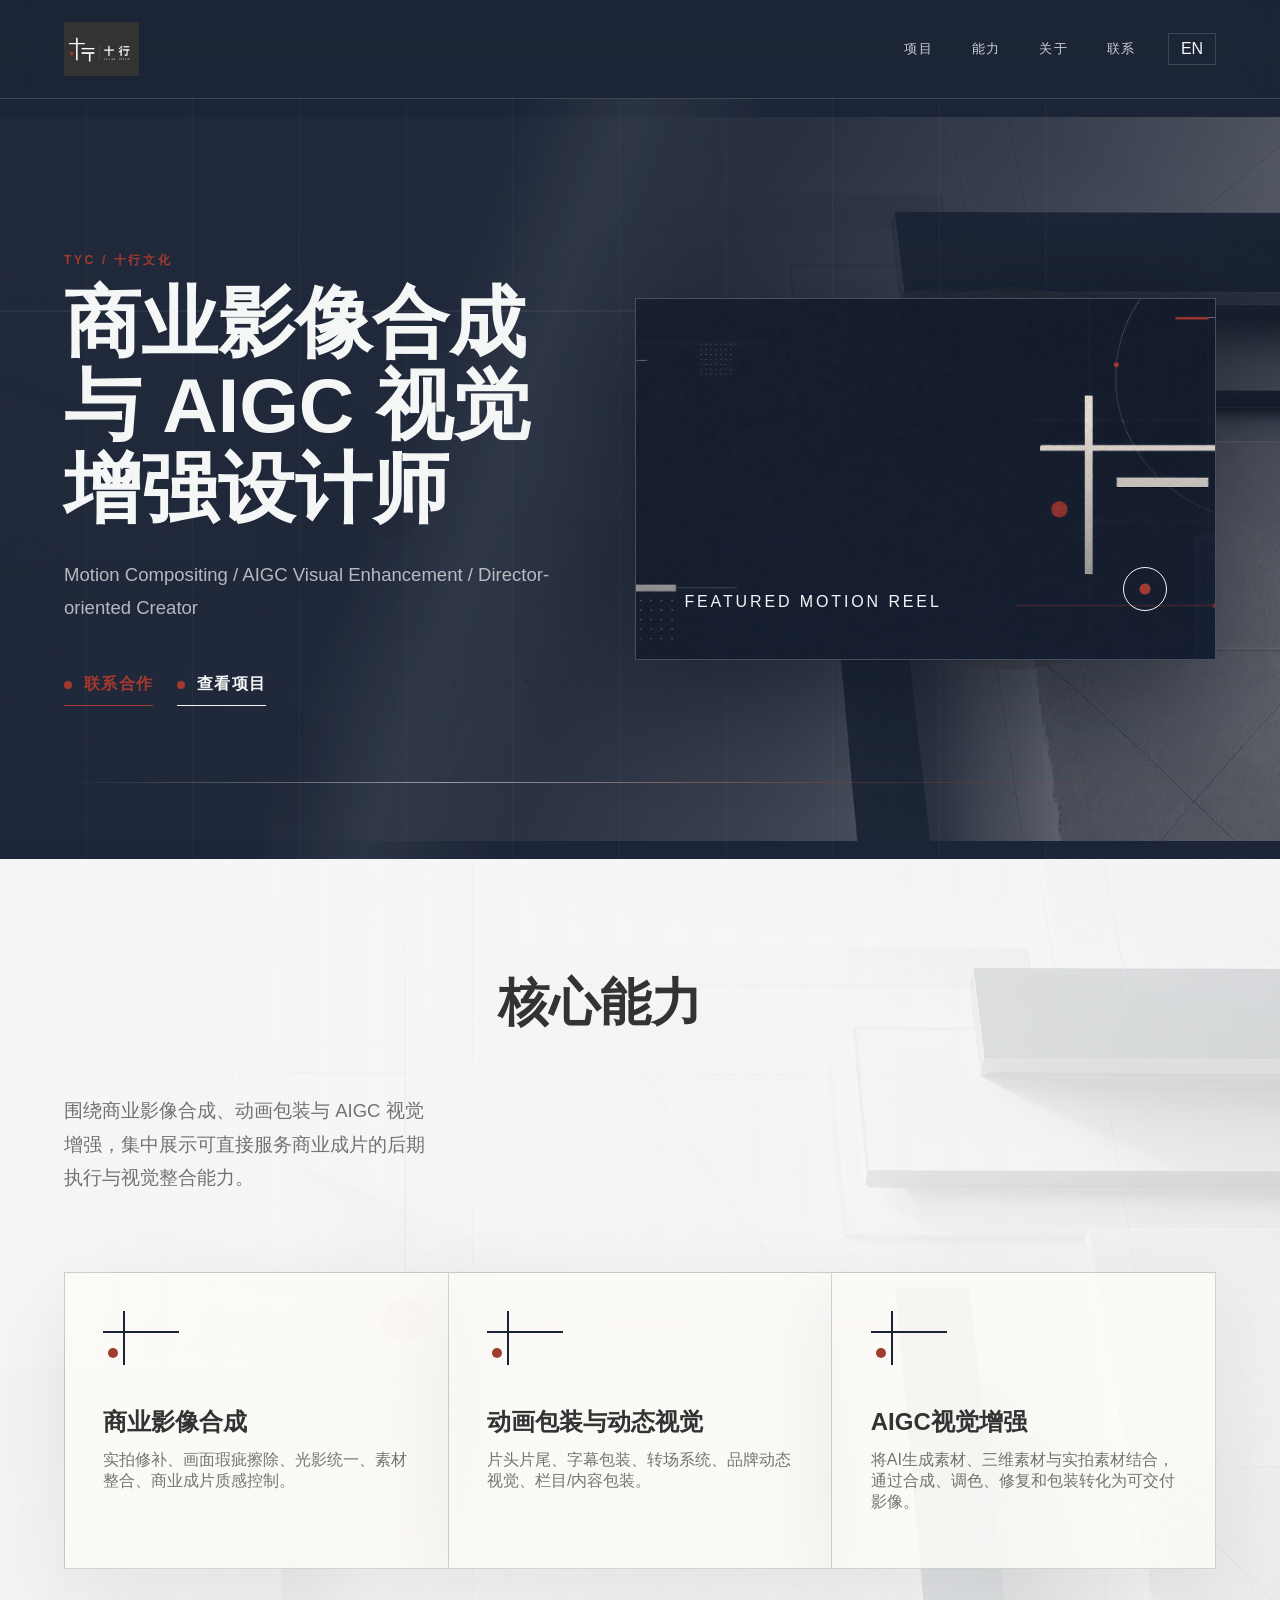
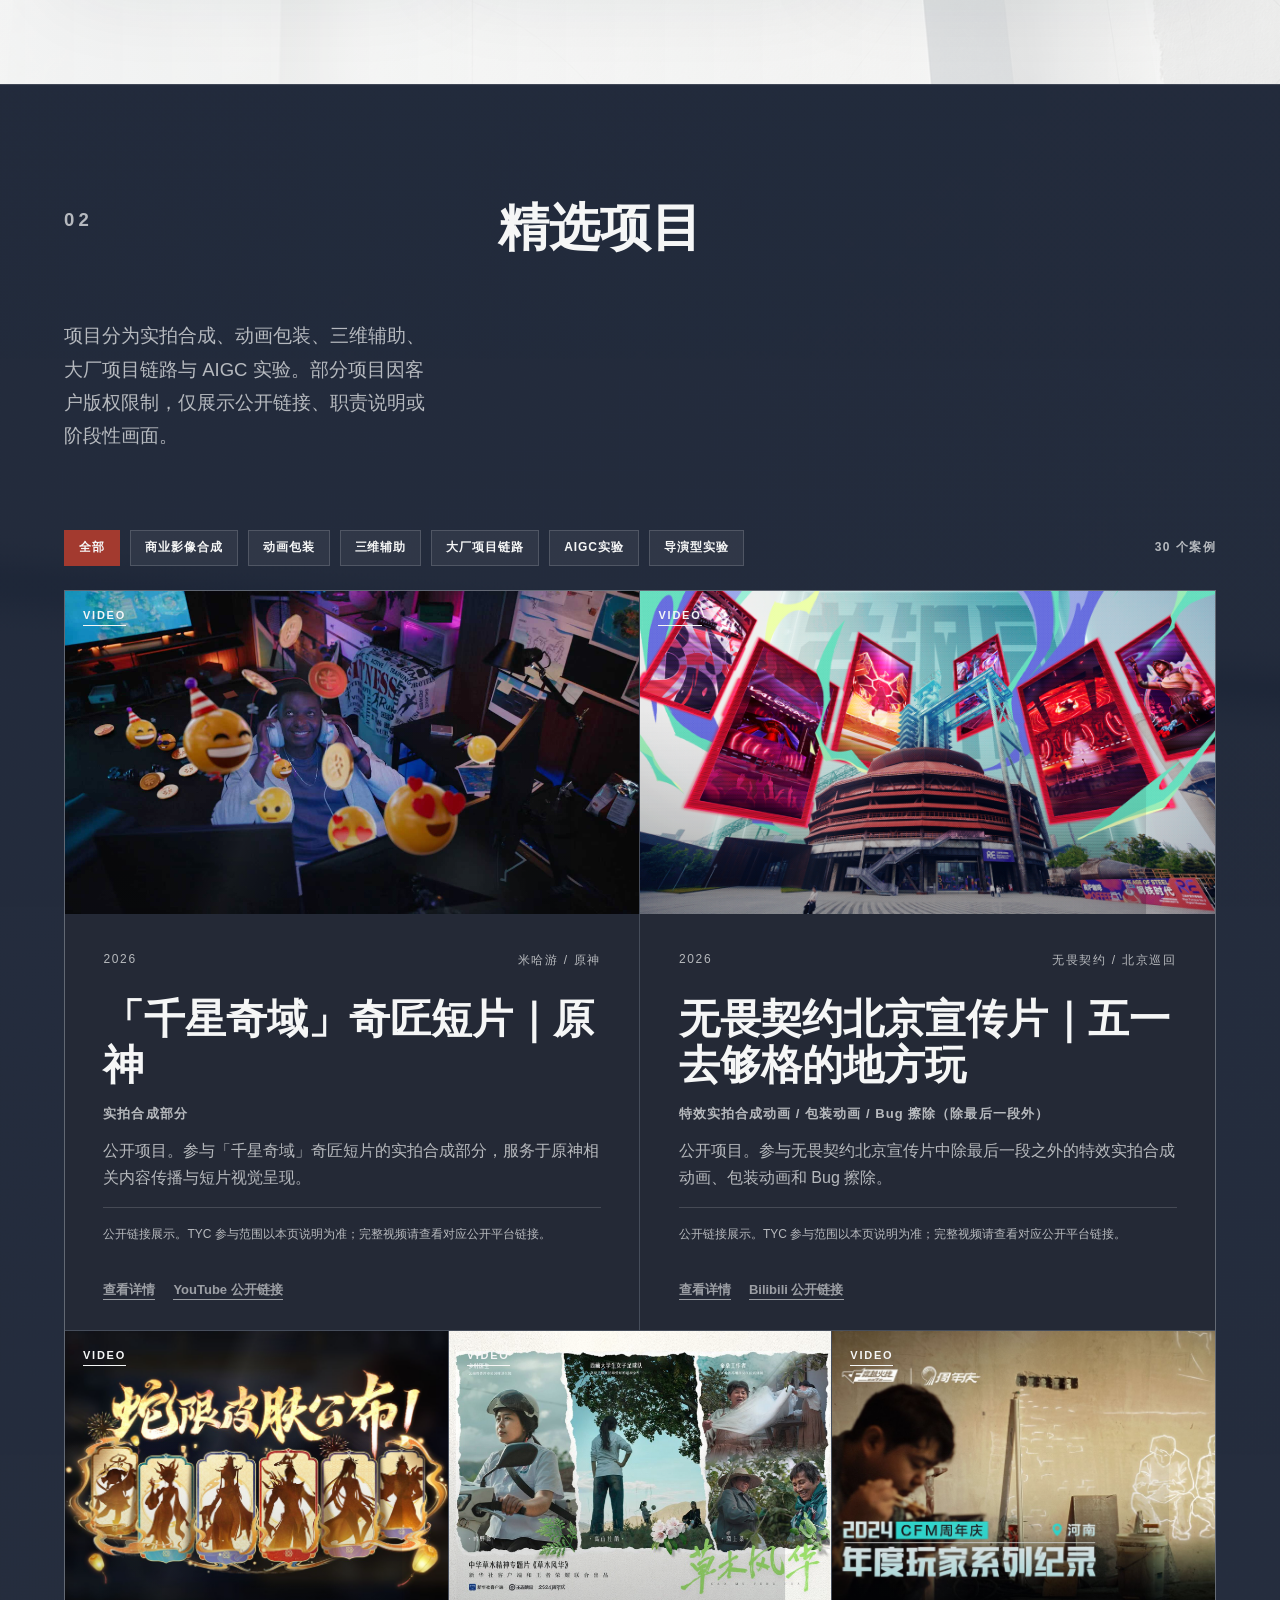
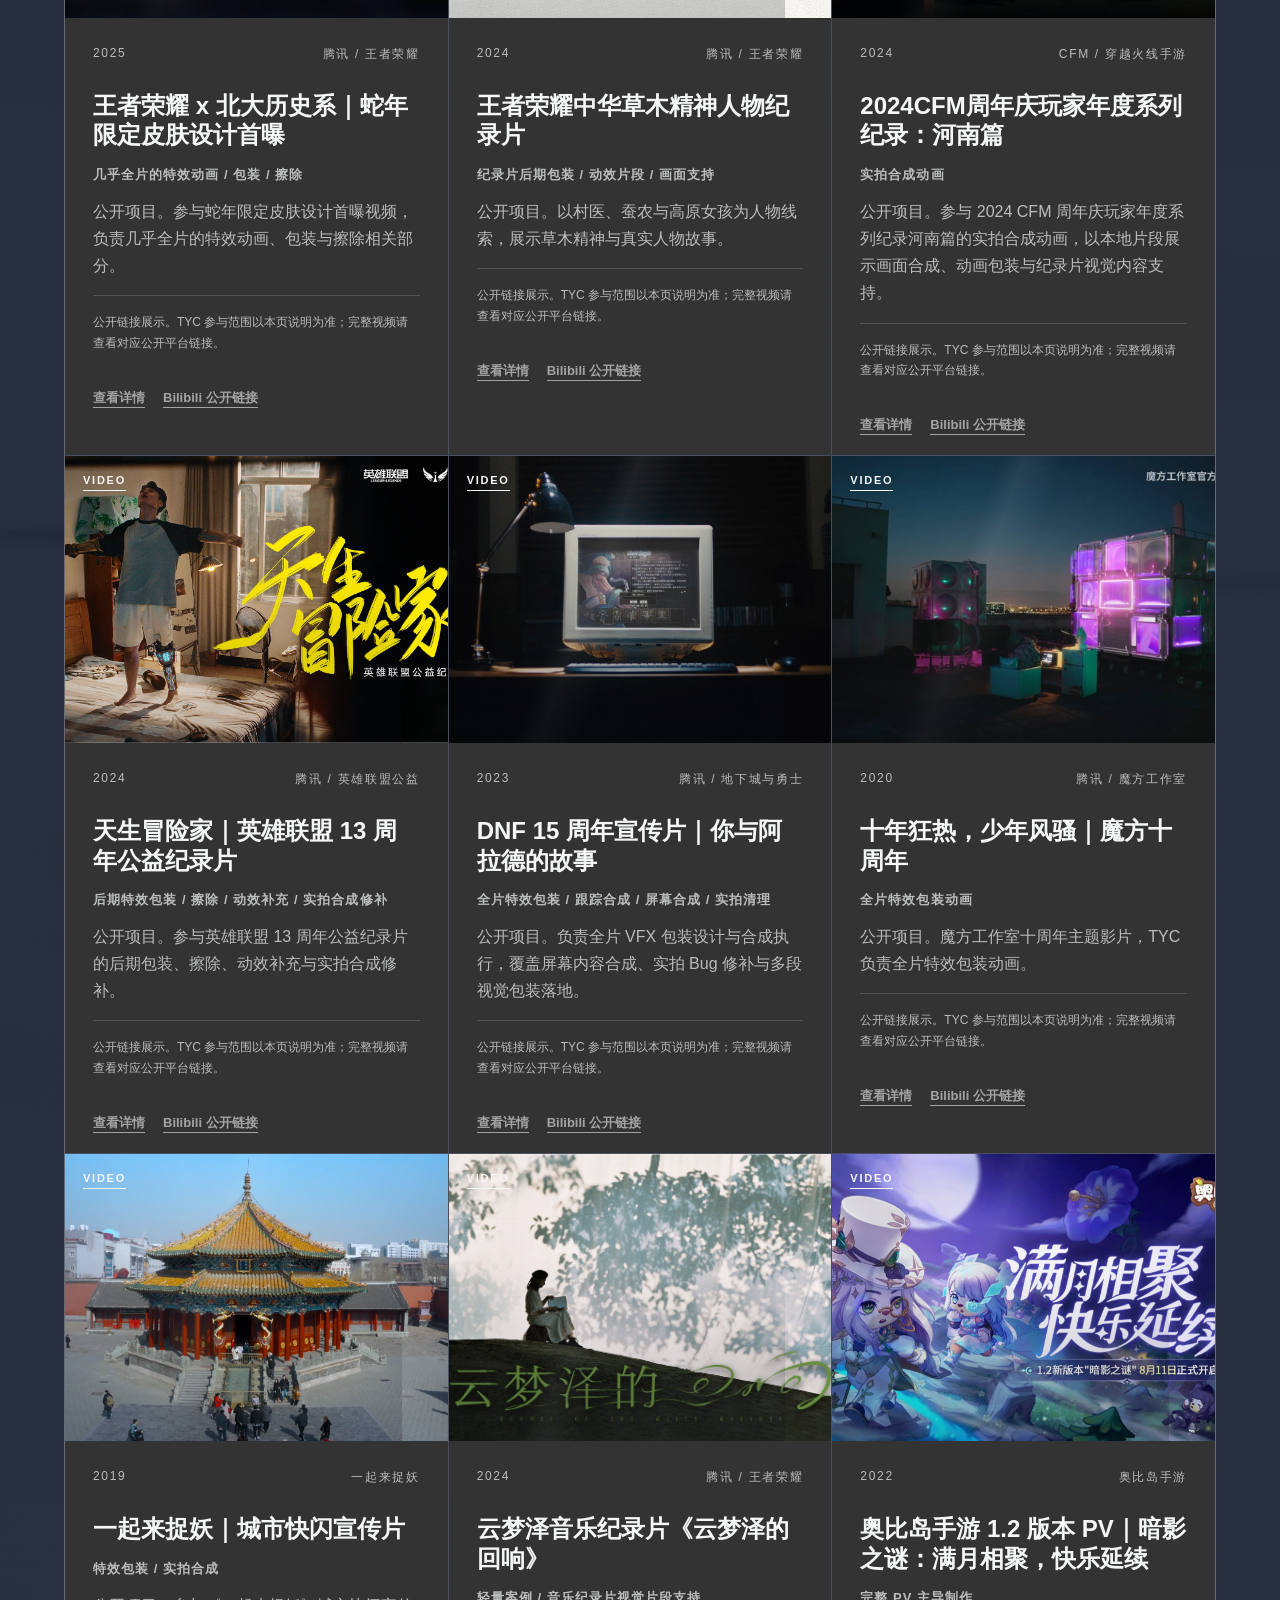
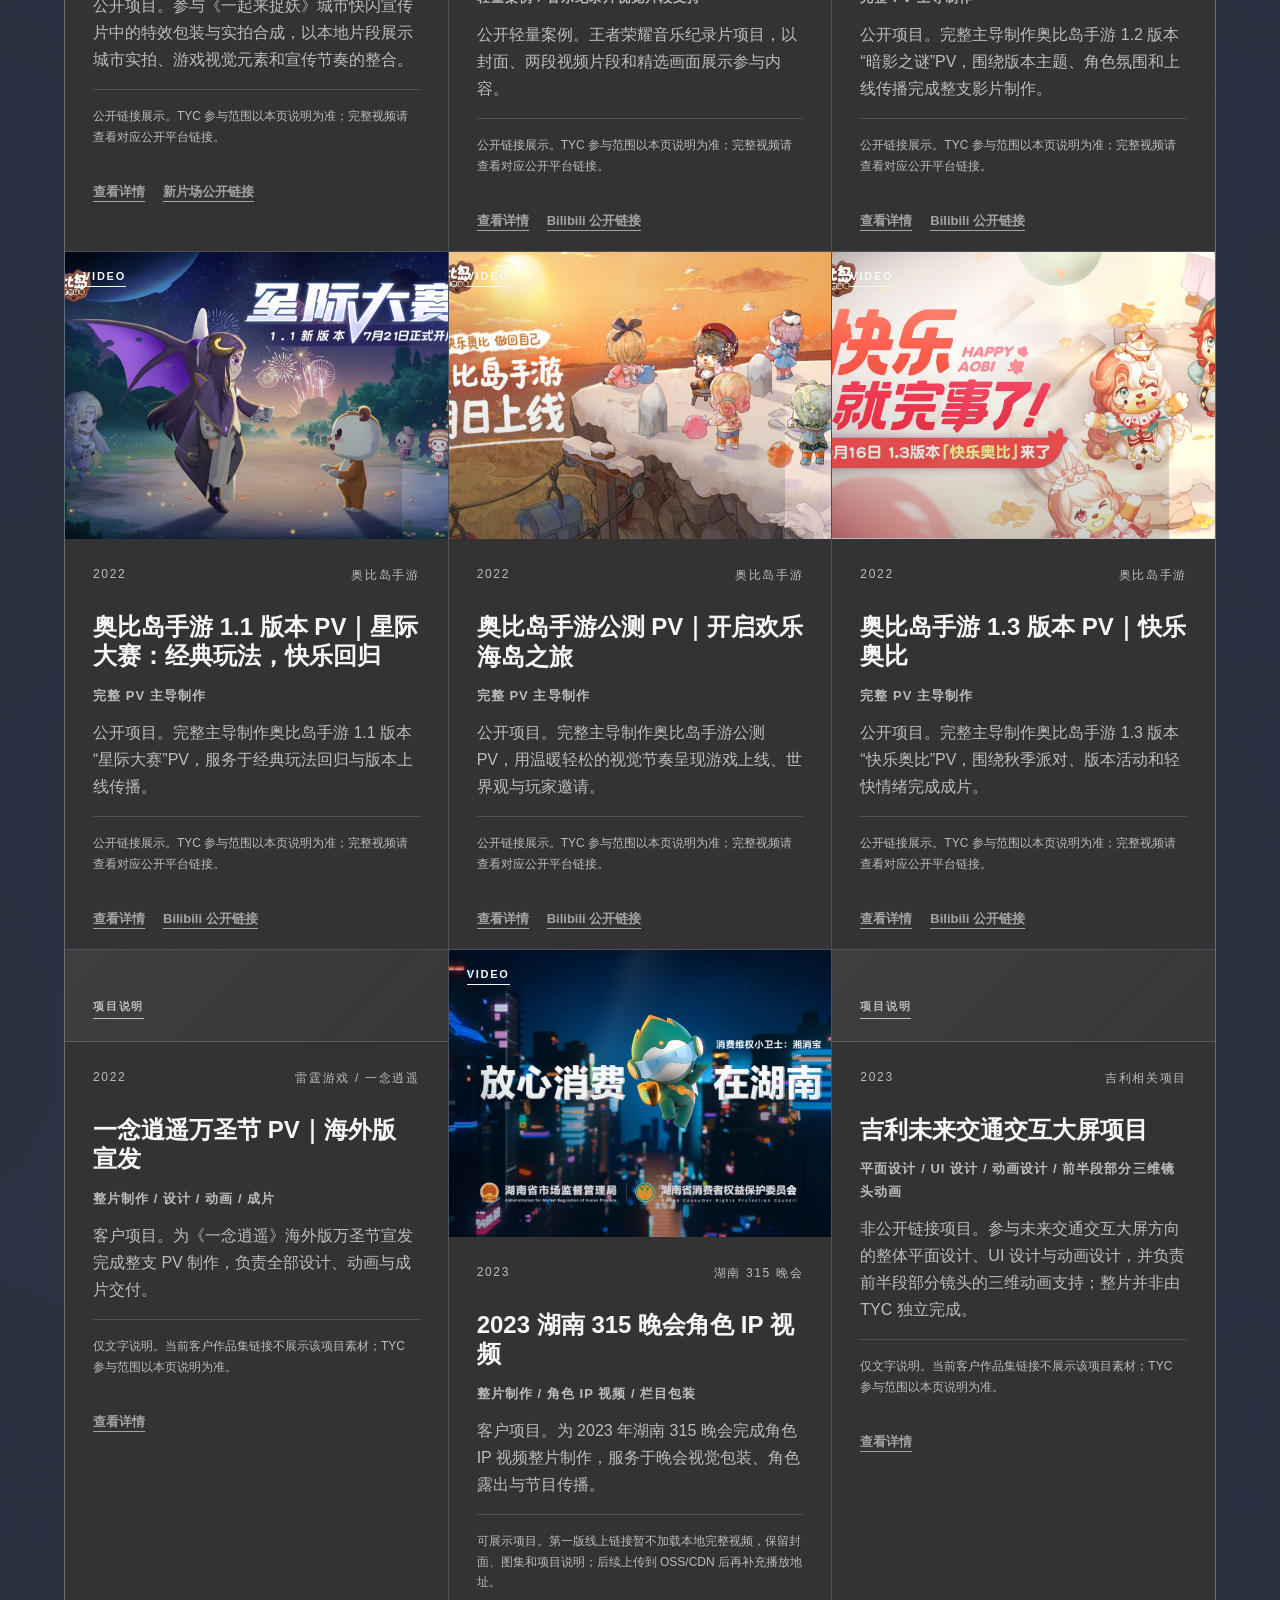
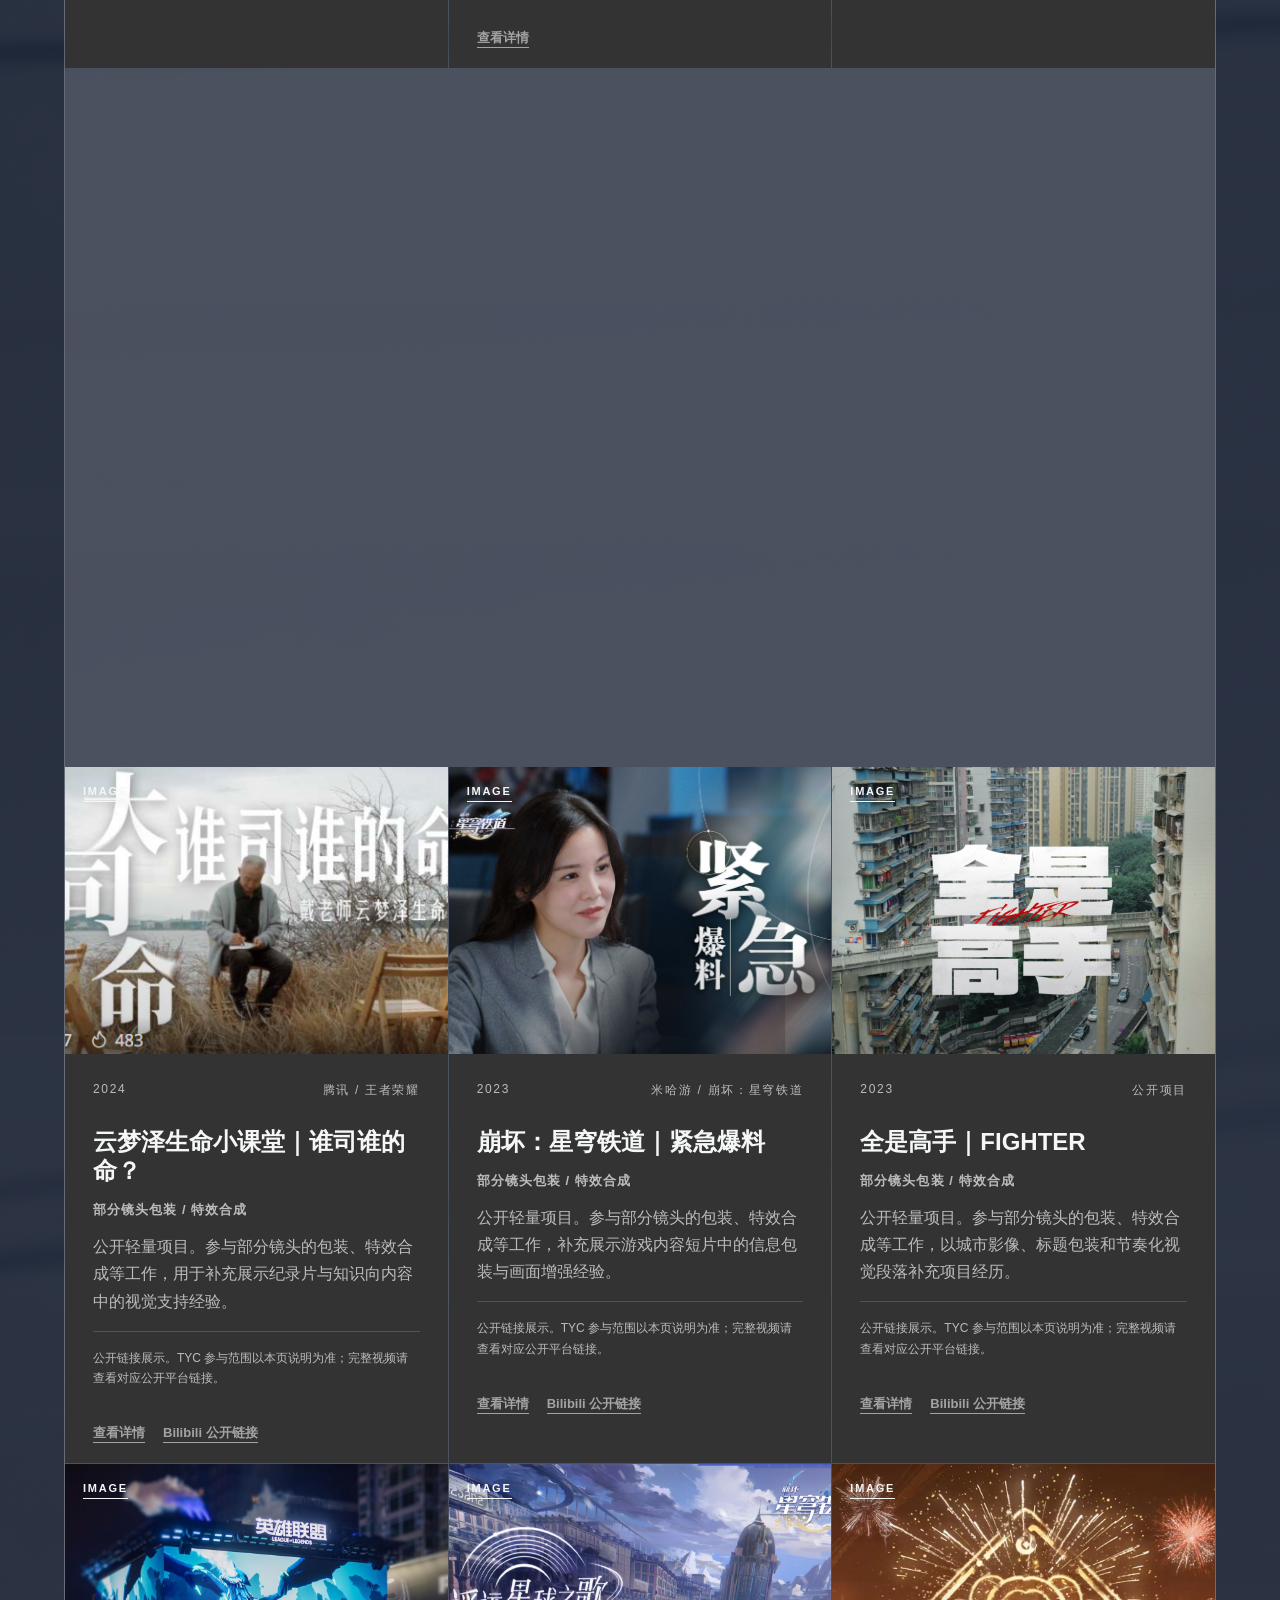
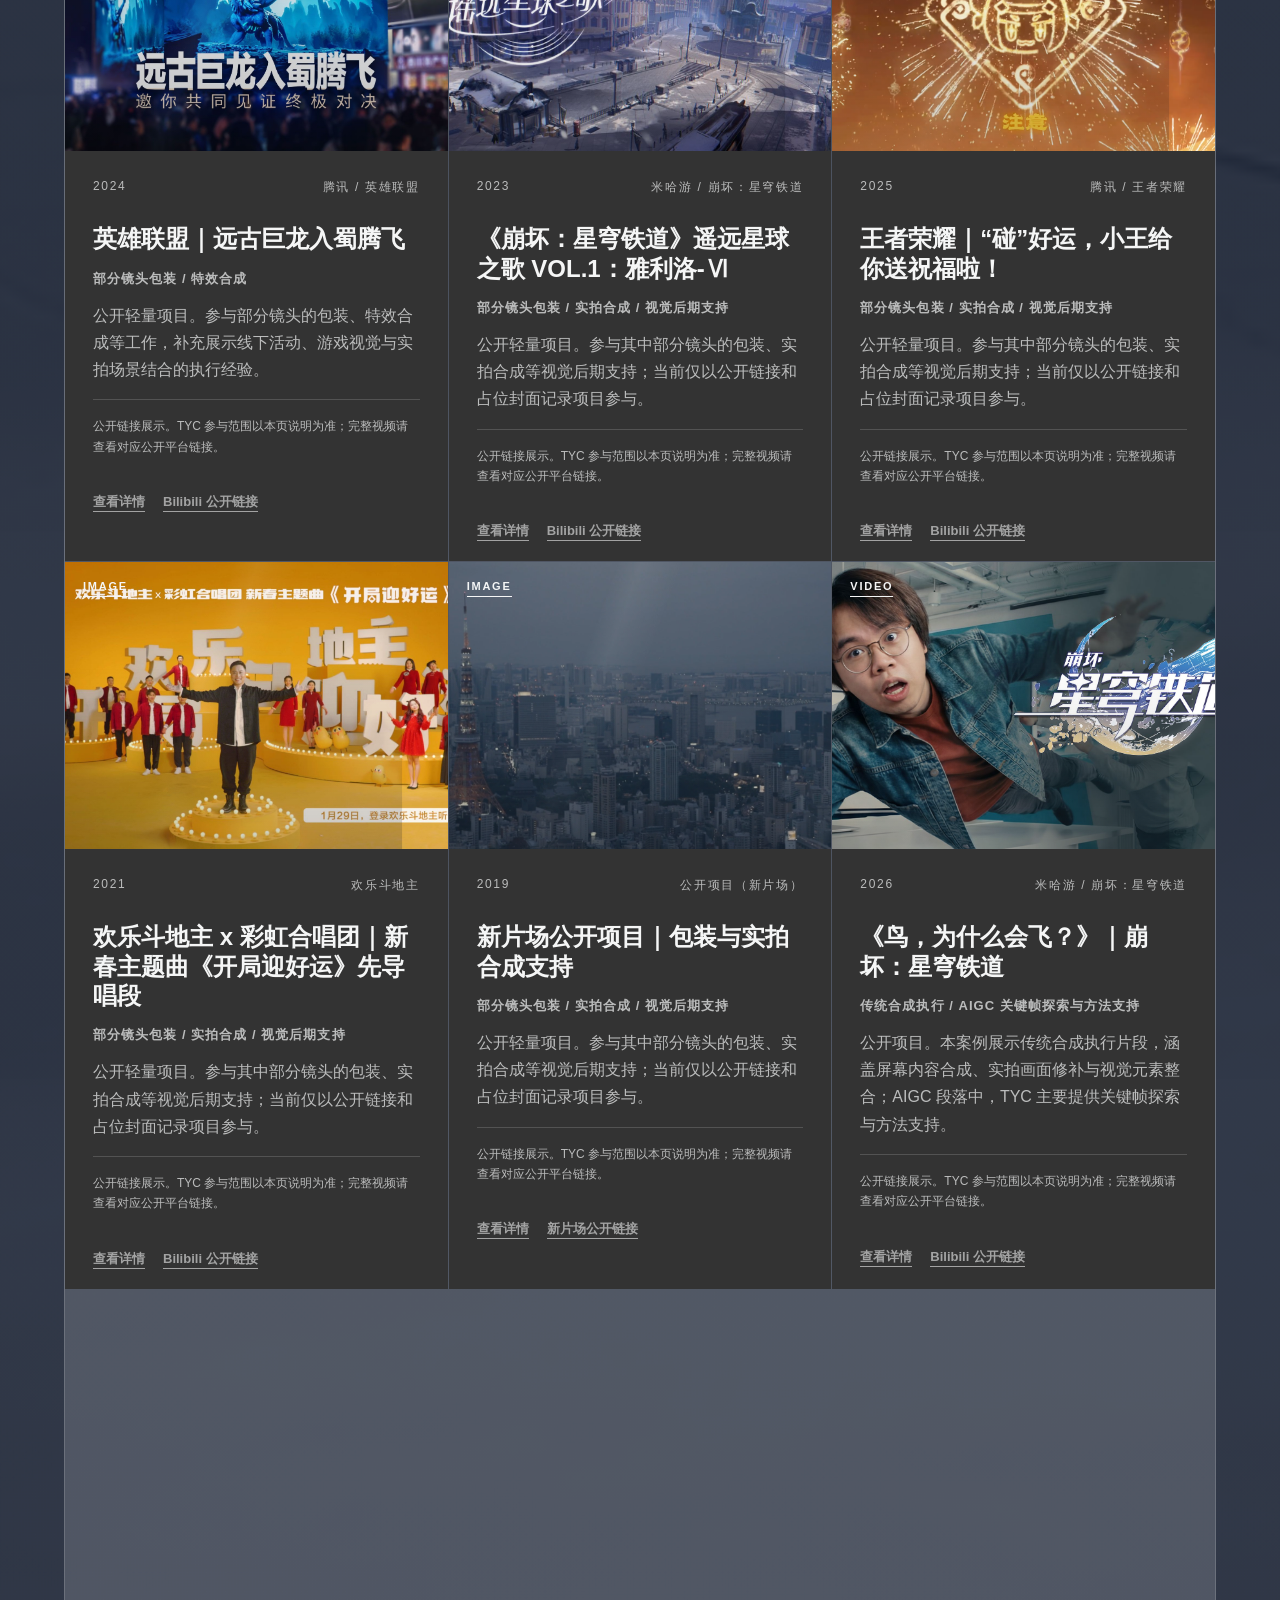
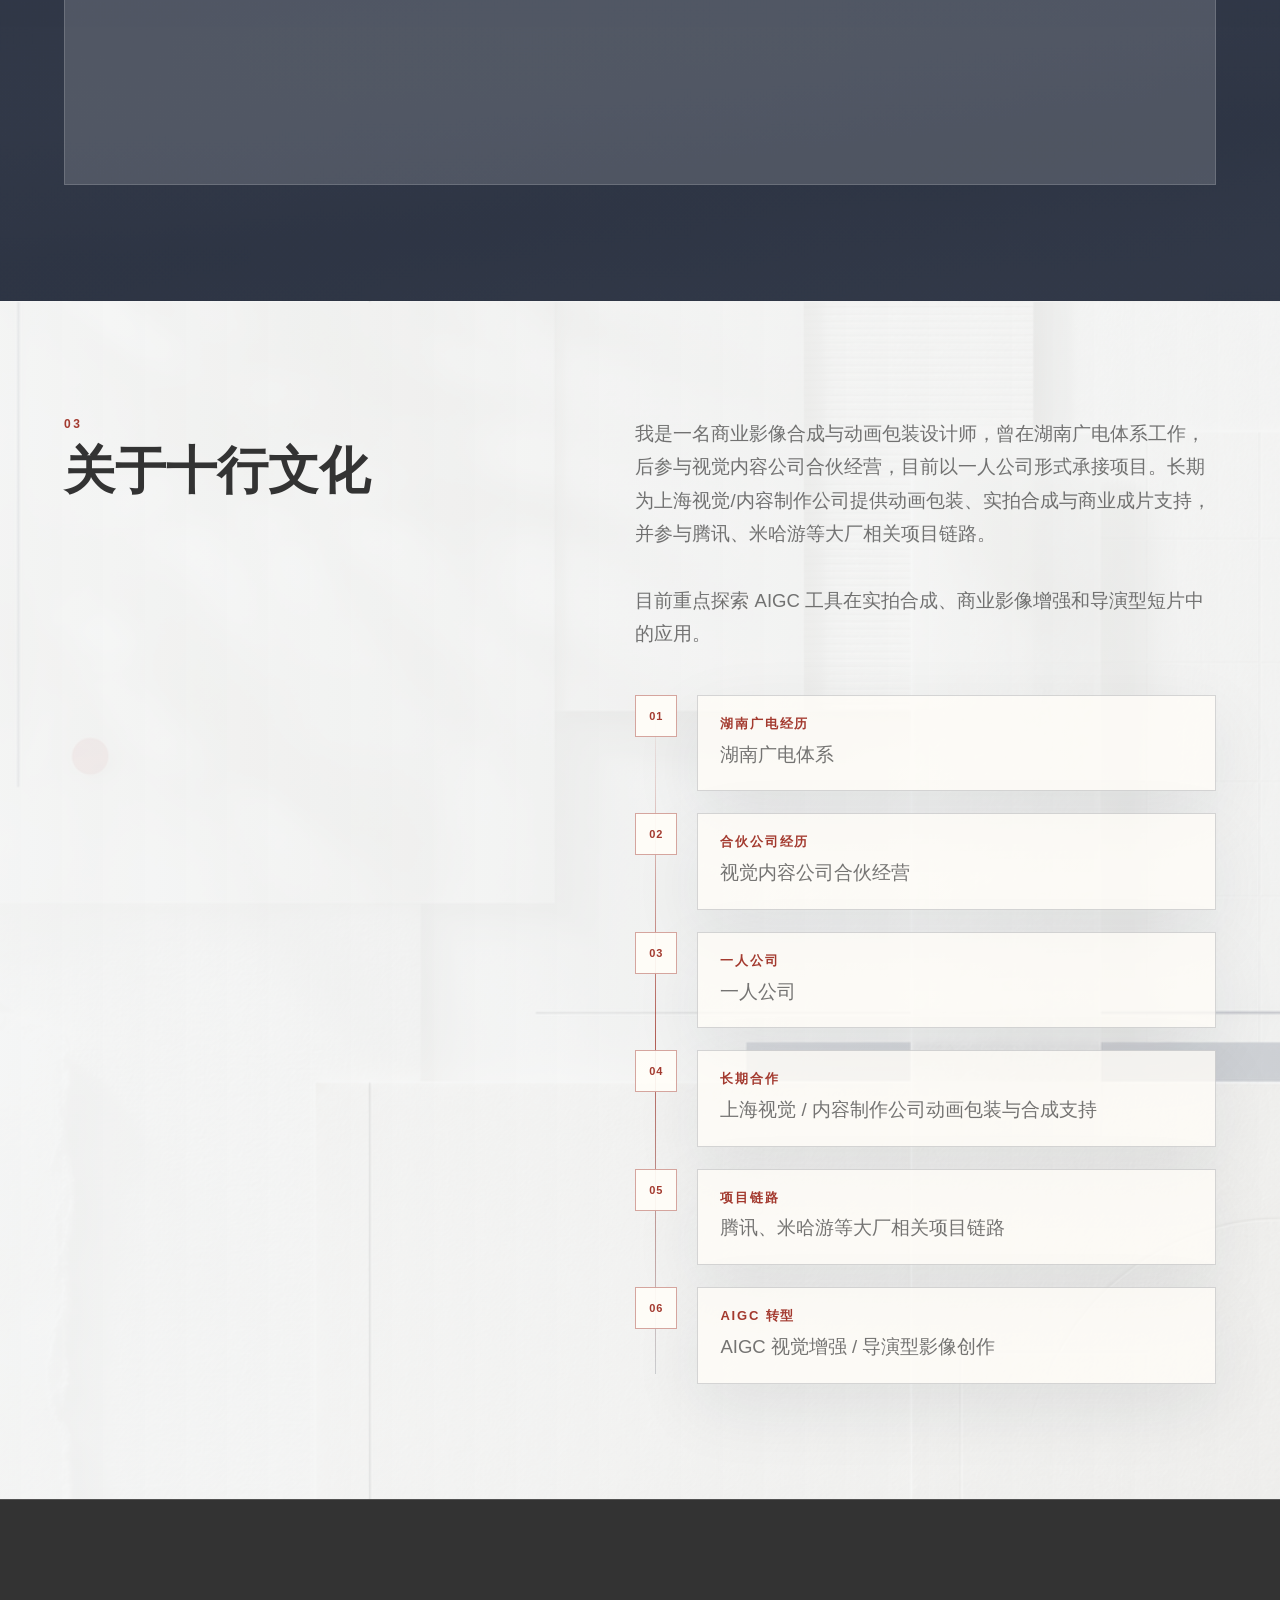
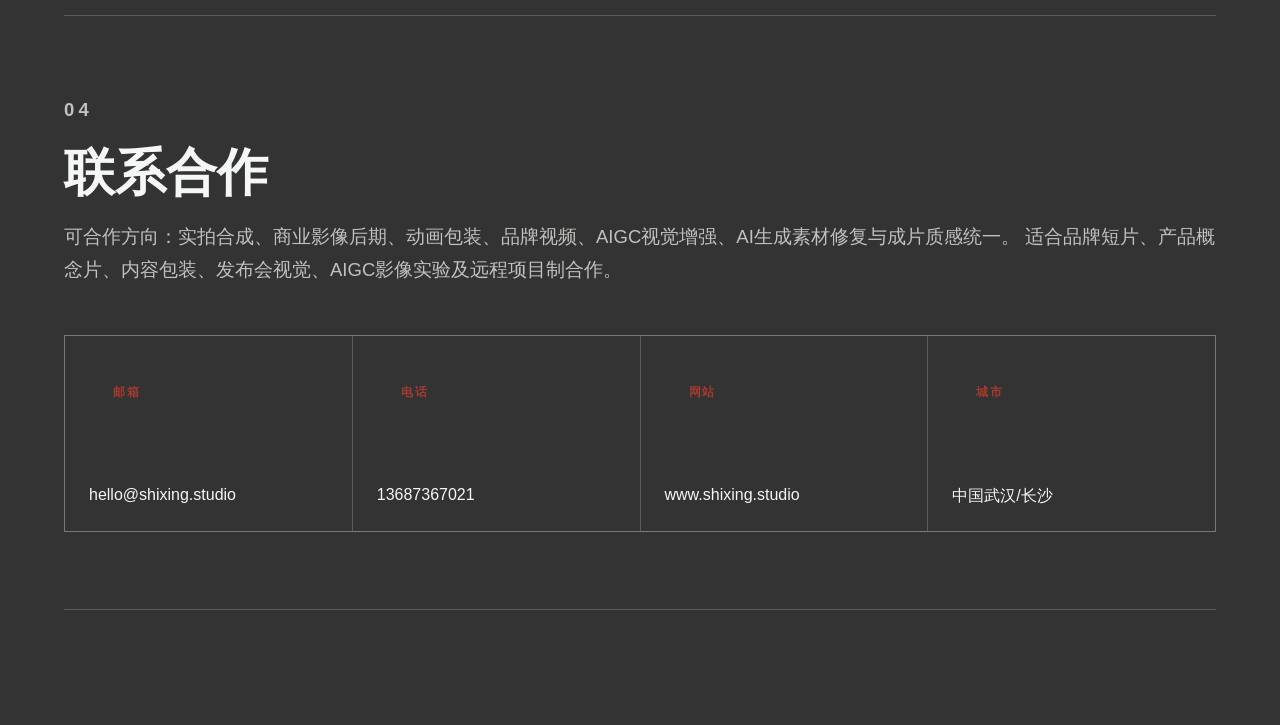
<file: index.html>
<!doctype html>
<html lang="zh-CN">
  <head>
    <meta charset="utf-8">
    <meta name="viewport" content="width=device-width, initial-scale=1">
    <meta name="description" content="十行文化是一人公司形式的商业影像合成与 AIGC 视觉增强设计工作室，探索传统后期经验与 AI 影像工作流结合。">
    <title>十行文化 | Shixing Studio</title>
    <link rel="stylesheet" href="src/styles.css?v=20260525-motion-layout">
    <script src="https://identity.netlify.com/v1/netlify-identity-widget.js"></script>
    <script src="src/app.js?v=20260525-motion-layout" defer></script>
  </head>
  <body>
    <div class="site-shell">
      <header class="site-header" aria-label="Site header">
        <a class="brand-mark" href="#top" aria-label="十行文化首页">
          <img src="assets/brand/shixing-logo-lockup.png" alt="十行 Shixing Studio">
        </a>
        <nav class="site-nav" aria-label="Main navigation">
          <a href="#work" data-i18n="nav.work">项目</a>
          <a href="#motion" data-i18n="nav.motion">能力</a>
          <a href="#about" data-i18n="nav.about">关于</a>
          <a href="#contact" data-i18n="nav.contact">联系</a>
        </nav>
        <button class="language-toggle" type="button" aria-label="Switch language">
          <span data-lang-label>EN</span>
        </button>
      </header>

      <main id="top">
        <section class="hero section-grid" aria-labelledby="hero-title">
          <div class="hero-brand-symbol" aria-hidden="true">
            <img src="assets/brand/shixing-logo-symbol.png" alt="">
          </div>
          <div class="hero-copy">
            <p class="kicker" data-i18n="hero.kicker">TYC / 十行文化</p>
            <h1 id="hero-title" data-i18n="hero.title">商业影像合成与 AIGC 视觉增强设计师</h1>
            <p class="hero-lede" data-i18n="hero.lede">
              Motion Compositing / AIGC Visual Enhancement / Director-oriented Creator
            </p>
            <div class="hero-actions" aria-label="Primary actions">
              <a class="text-link strong" href="#contact" data-i18n="hero.ctaPrimary">联系合作</a>
              <a class="text-link" href="#work" data-i18n="hero.ctaSecondary">查看项目</a>
            </div>
          </div>
          <div class="hero-reel" aria-label="Featured motion reel">
            <div class="motion-frame" data-featured-reel>
              <div class="motion-placeholder" aria-hidden="true">
                <span></span><span></span><span></span><span></span>
              </div>
              <button class="play-surface" type="button" data-open-featured>
                <span data-i18n="hero.reelLabel">Featured Motion Reel</span>
              </button>
            </div>
          </div>
        </section>

        <section id="motion" class="motion-band" aria-labelledby="motion-title">
          <div class="section-heading">
            <p class="section-index">01</p>
            <h2 id="motion-title" data-i18n="motion.title">核心能力</h2>
            <p data-i18n="motion.body">
              围绕商业影像合成、动画包装与 AIGC 视觉增强，集中展示可直接服务商业成片的后期执行与视觉整合能力。
            </p>
          </div>
          <div class="capability-grid" data-capabilities></div>
        </section>

        <section id="work" class="work-section" aria-labelledby="work-title">
          <div class="section-heading">
            <p class="section-index">02</p>
            <h2 id="work-title" data-i18n="work.title">精选项目</h2>
            <p data-i18n="work.body">
              项目分为实拍合成、动画包装、三维辅助、大厂项目链路与 AIGC 实验。部分项目因客户版权限制，仅展示公开链接、职责说明或阶段性画面。
            </p>
          </div>
          <div class="work-toolbar" data-project-filters></div>
          <div class="project-grid" data-projects></div>
        </section>

        <section id="about" class="about-section section-grid" aria-labelledby="about-title">
          <div>
            <p class="section-index">03</p>
            <h2 id="about-title" data-i18n="about.title">关于十行文化</h2>
          </div>
          <div class="about-copy">
            <p data-i18n="about.body">
              我是一名商业影像合成与动画包装设计师，曾在湖南广电体系工作，后参与视觉内容公司合伙经营，目前以一人公司形式承接项目。长期为上海视觉/内容制作公司提供动画包装、实拍合成与商业成片支持，并参与腾讯、米哈游等大厂相关项目链路。

              目前重点探索 AIGC 工具在实拍合成、商业影像增强和导演型短片中的应用。
            </p>
            <ol class="career-timeline" data-facts></ol>
          </div>
        </section>

        <section id="contact" class="contact-section" aria-labelledby="contact-title">
          <div class="contact-card">
            <p class="section-index">04</p>
            <h2 id="contact-title" data-i18n="contact.title">联系合作</h2>
            <p data-i18n="contact.body">可合作方向：实拍合成、商业影像后期、动画包装、品牌视频、AIGC视觉增强、AI生成素材修复与成片质感统一。

适合品牌短片、产品概念片、内容包装、发布会视觉、AIGC影像实验及远程项目制合作。</p>
            <div class="contact-links" data-contact-links></div>
          </div>
        </section>
      </main>
    </div>

    <dialog class="media-dialog" data-media-dialog>
      <button class="dialog-close" type="button" data-close-dialog aria-label="Close">×</button>
      <div class="dialog-body" data-dialog-body></div>
    </dialog>
    <script>
      if (window.netlifyIdentity) {
        window.netlifyIdentity.on("init", (user) => {
          if (!user) {
            window.netlifyIdentity.on("login", () => {
              document.location.href = "/admin/";
            });
          }
        });
      }
    </script>
  </body>
</html>
</file>
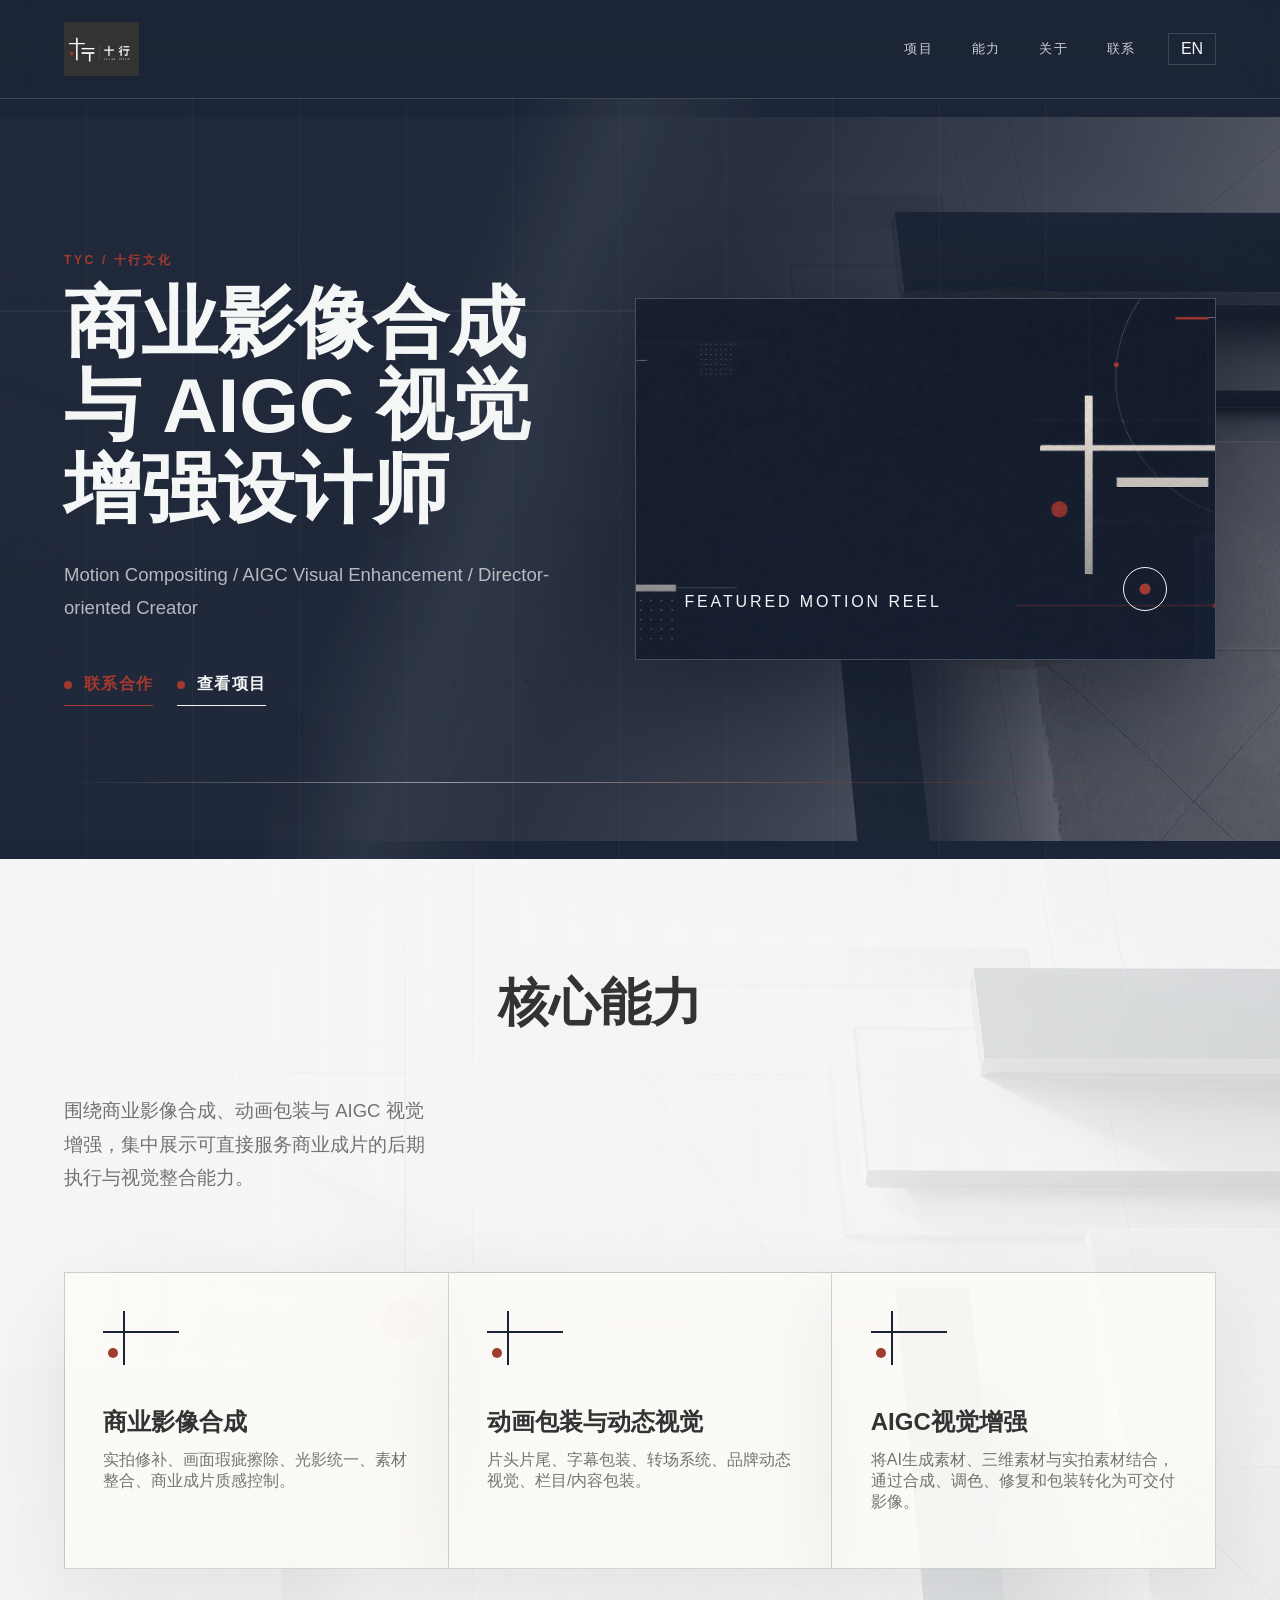
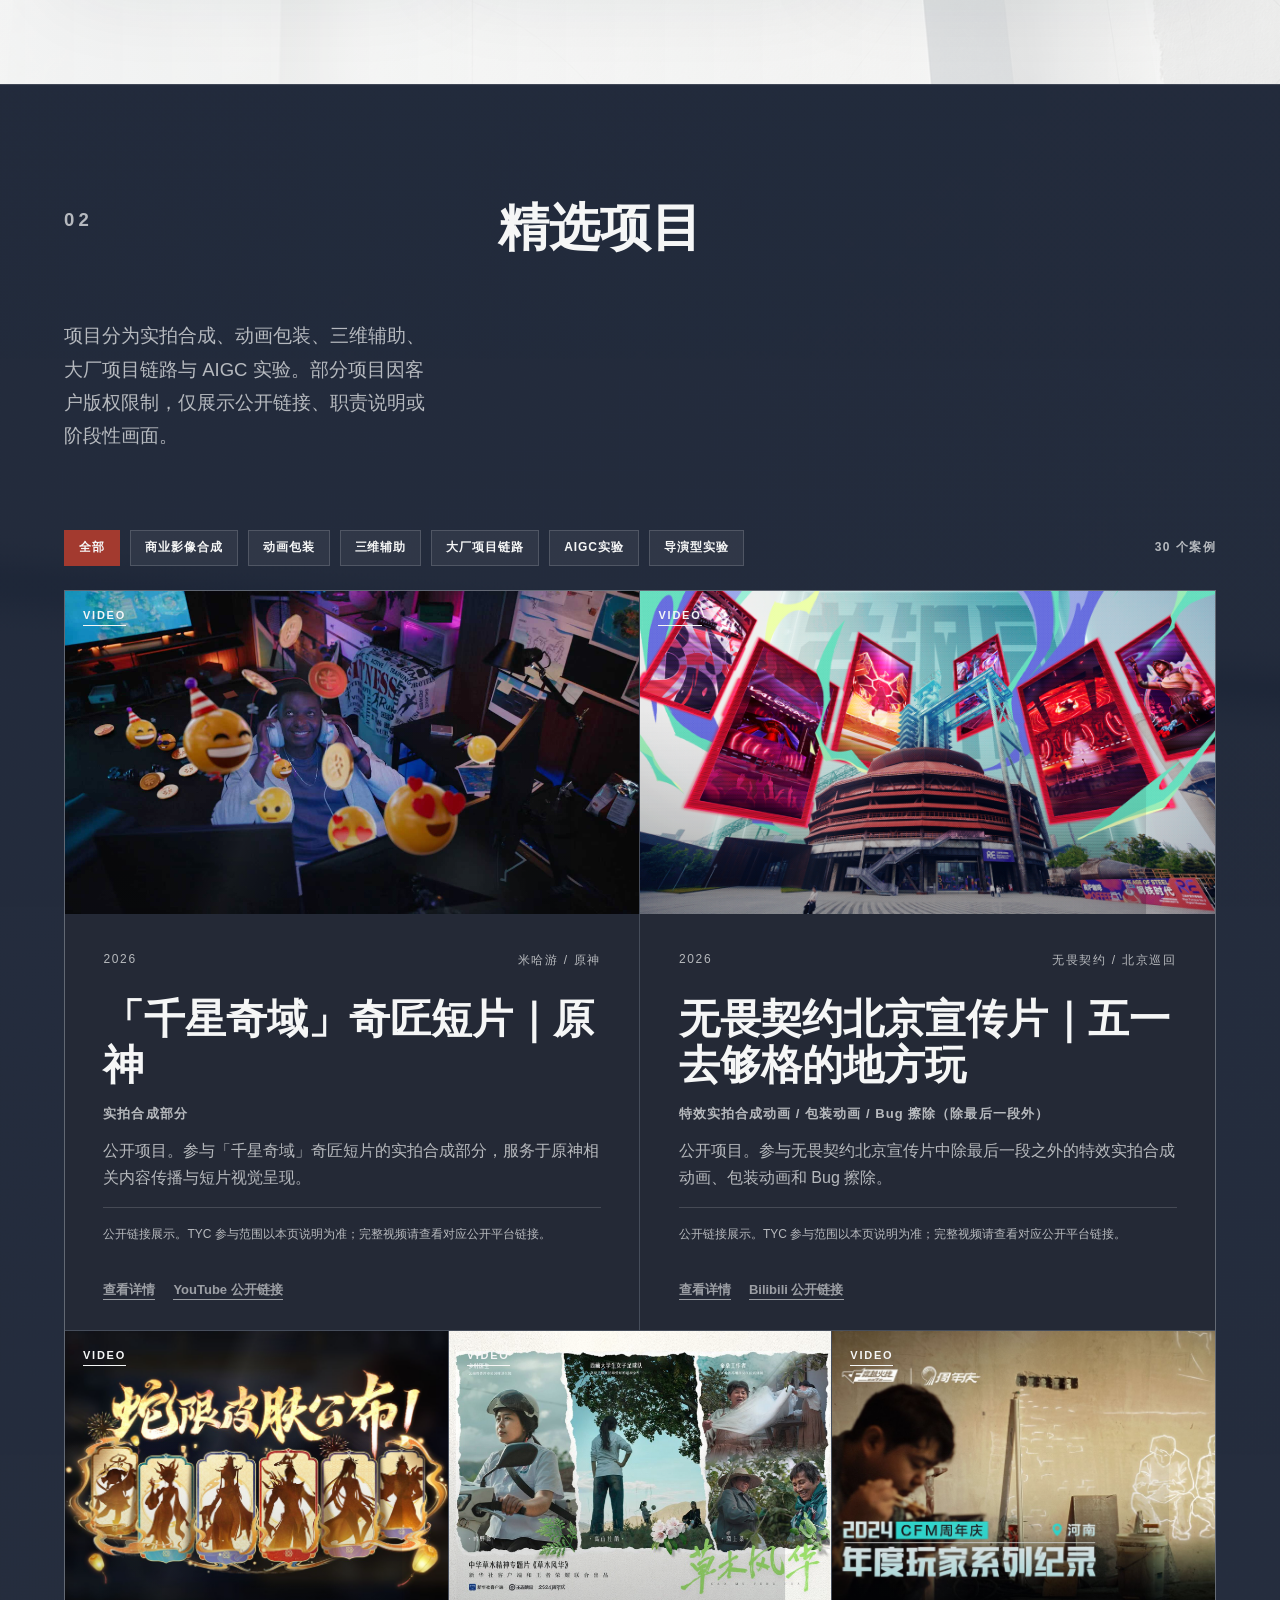
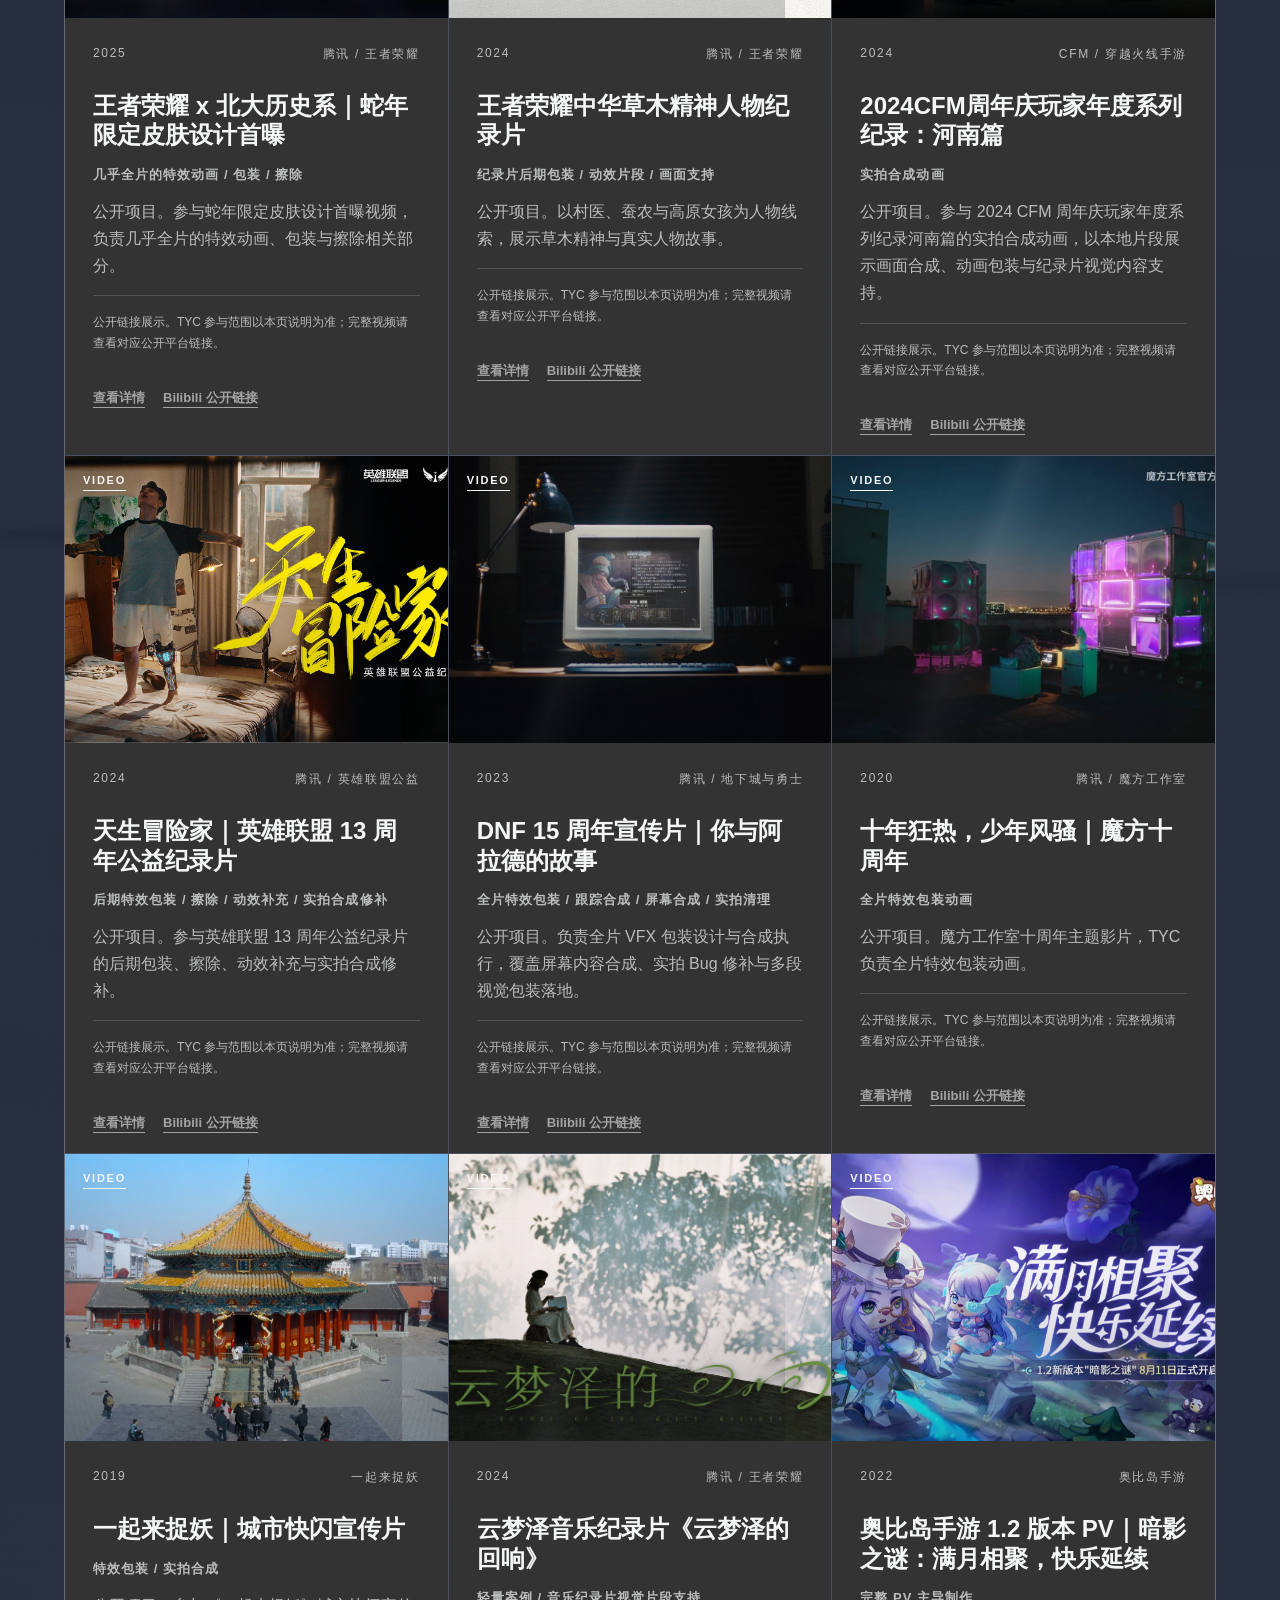
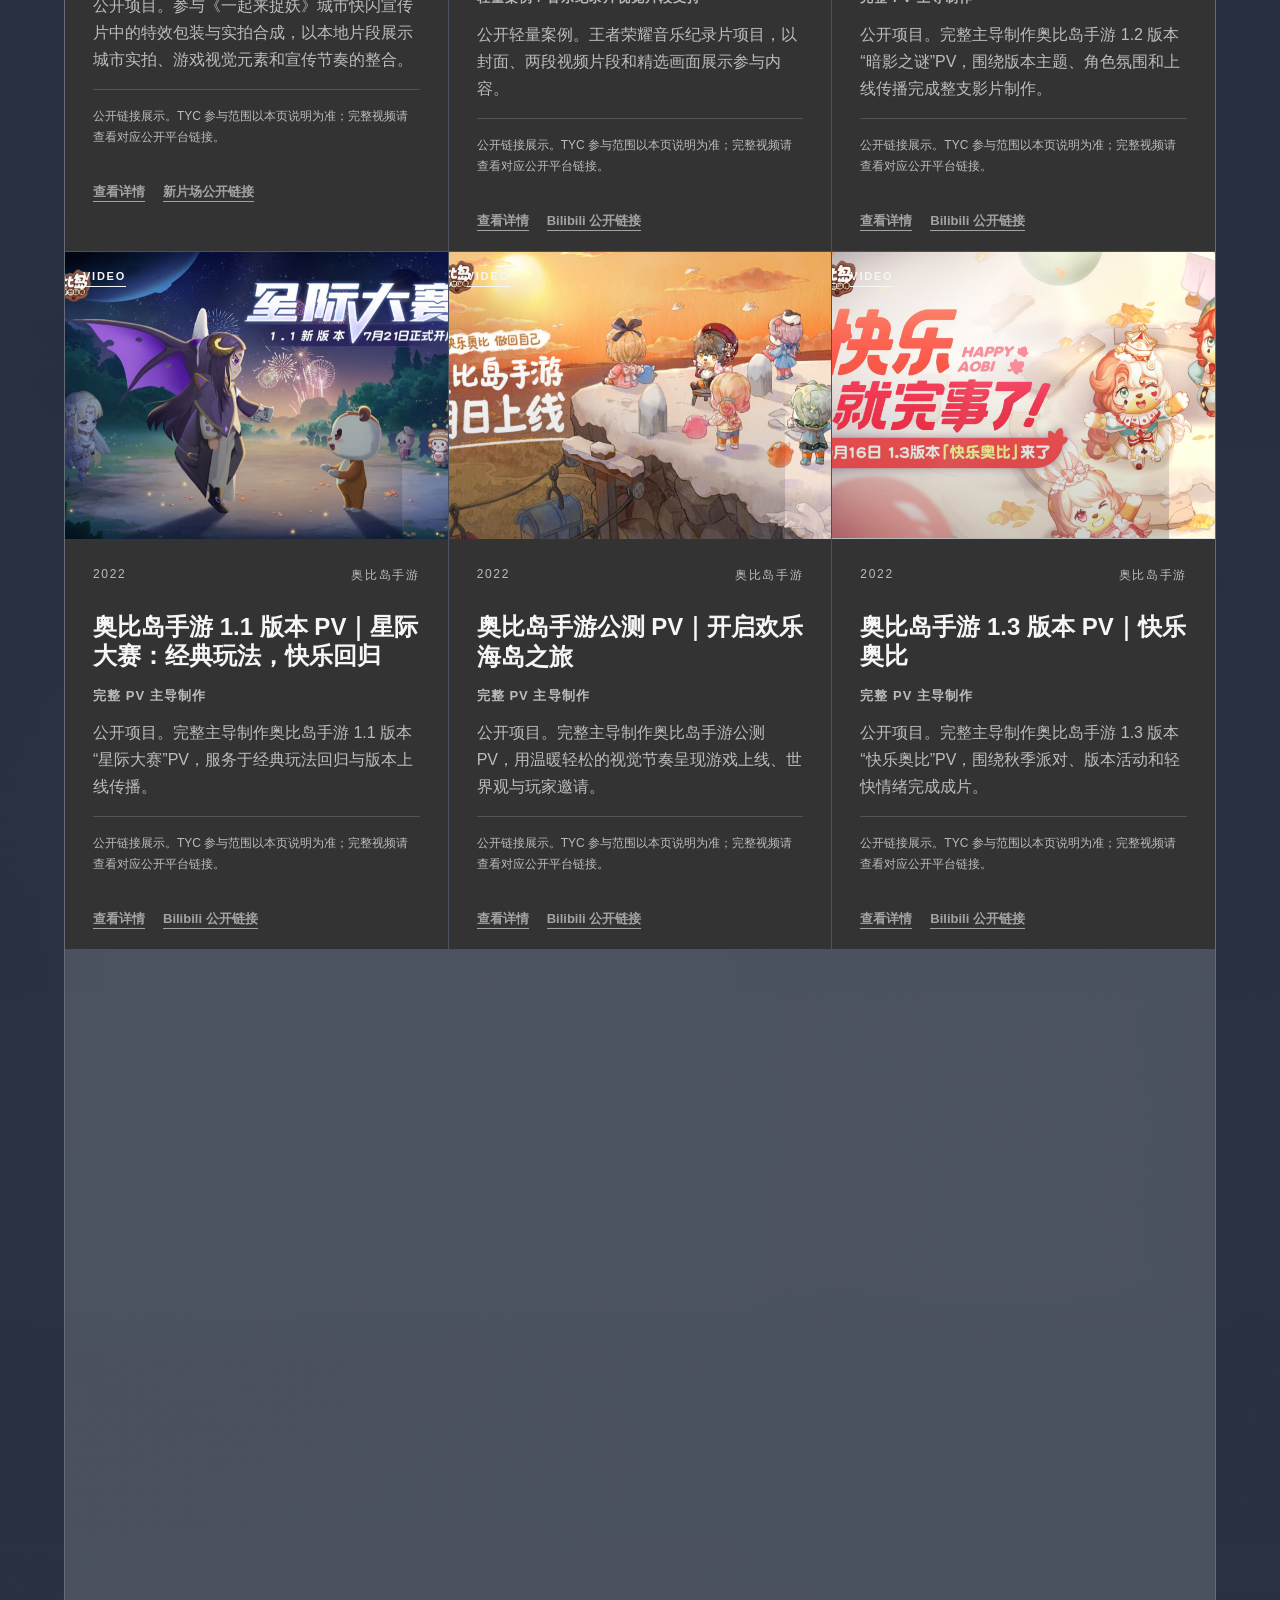
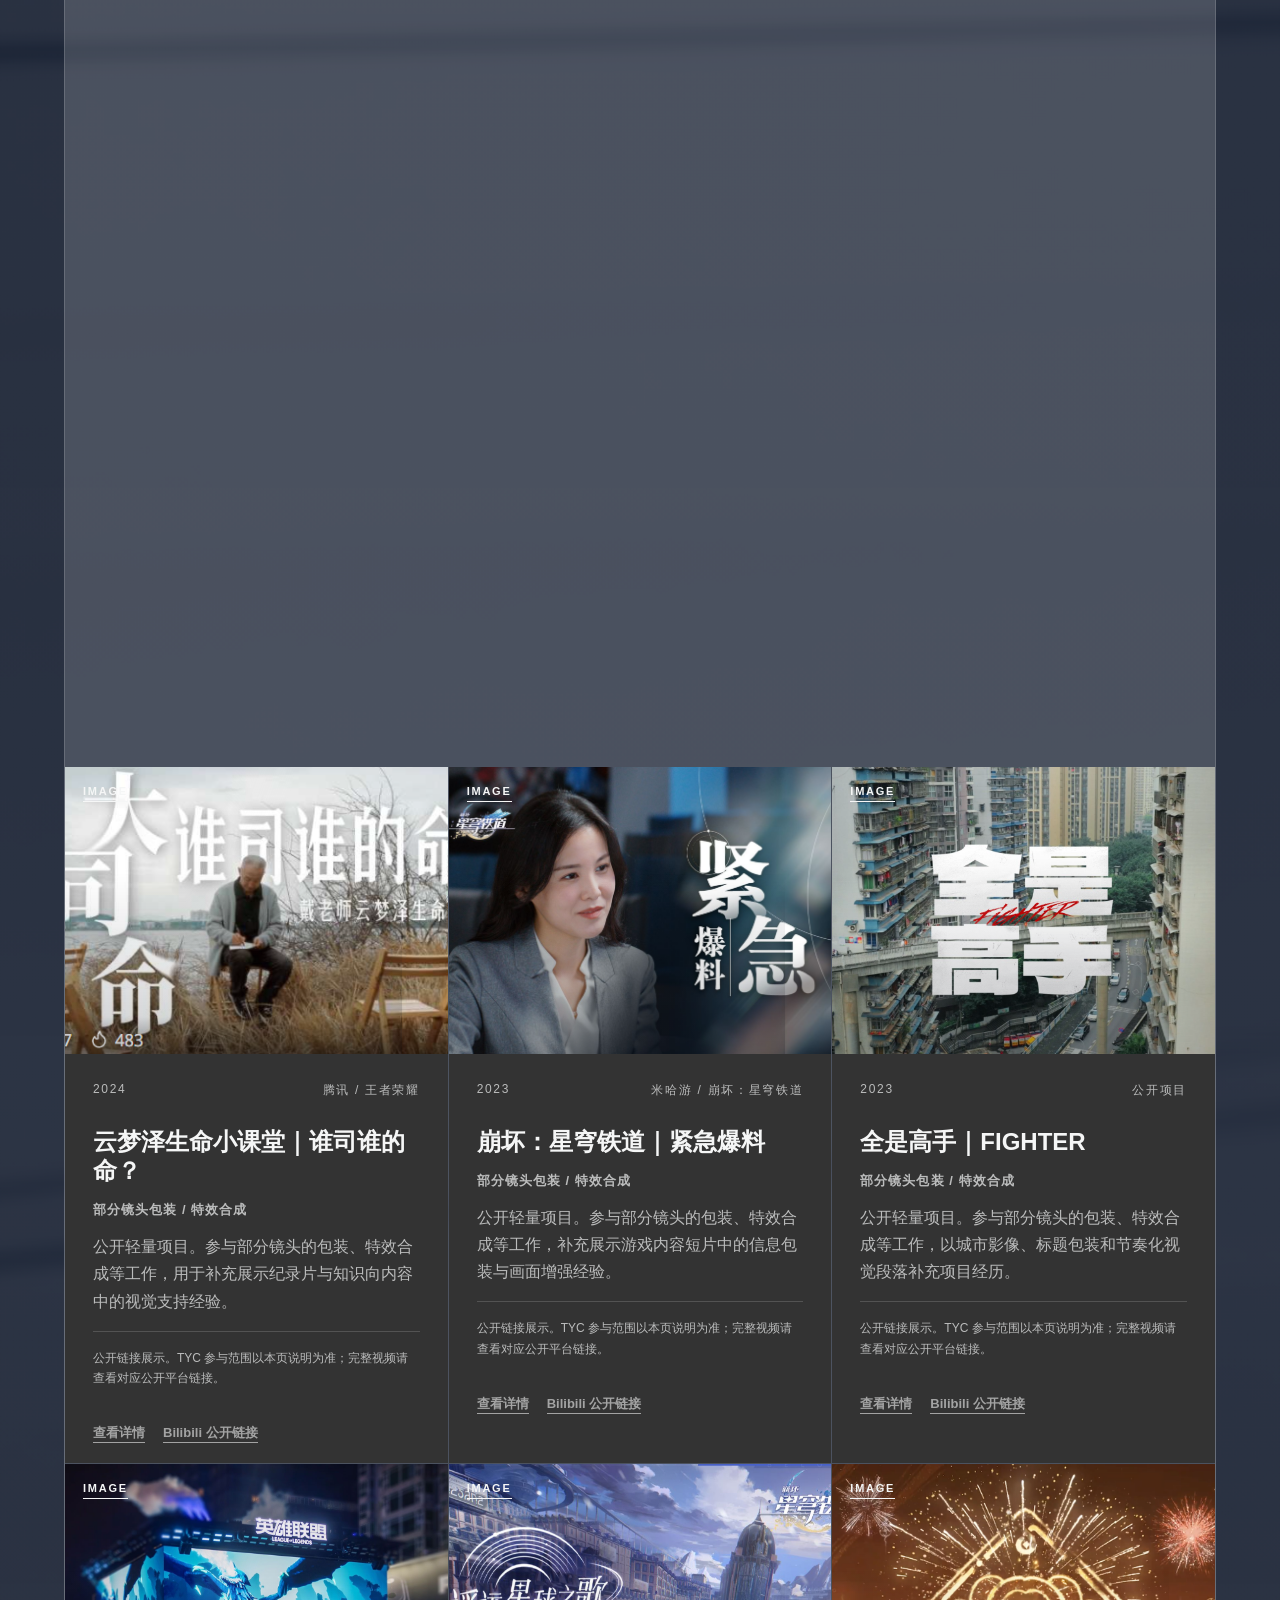
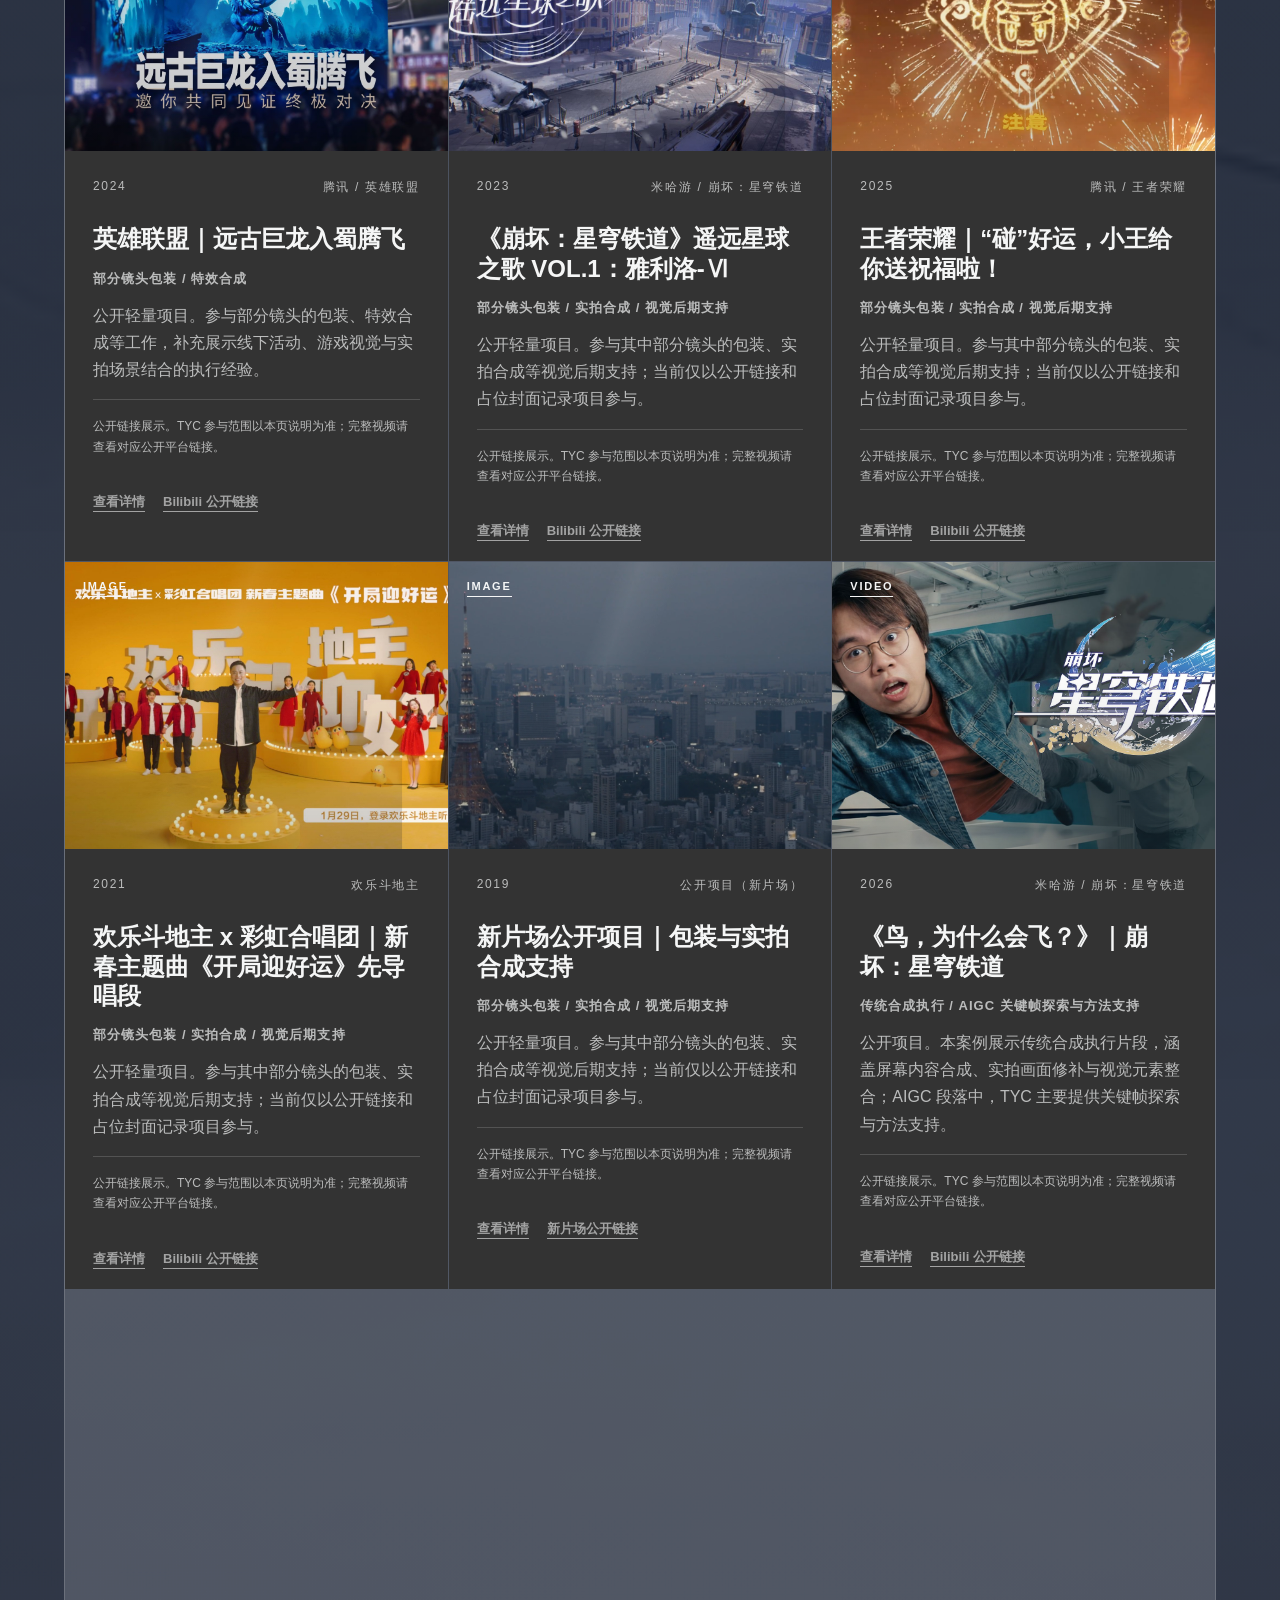
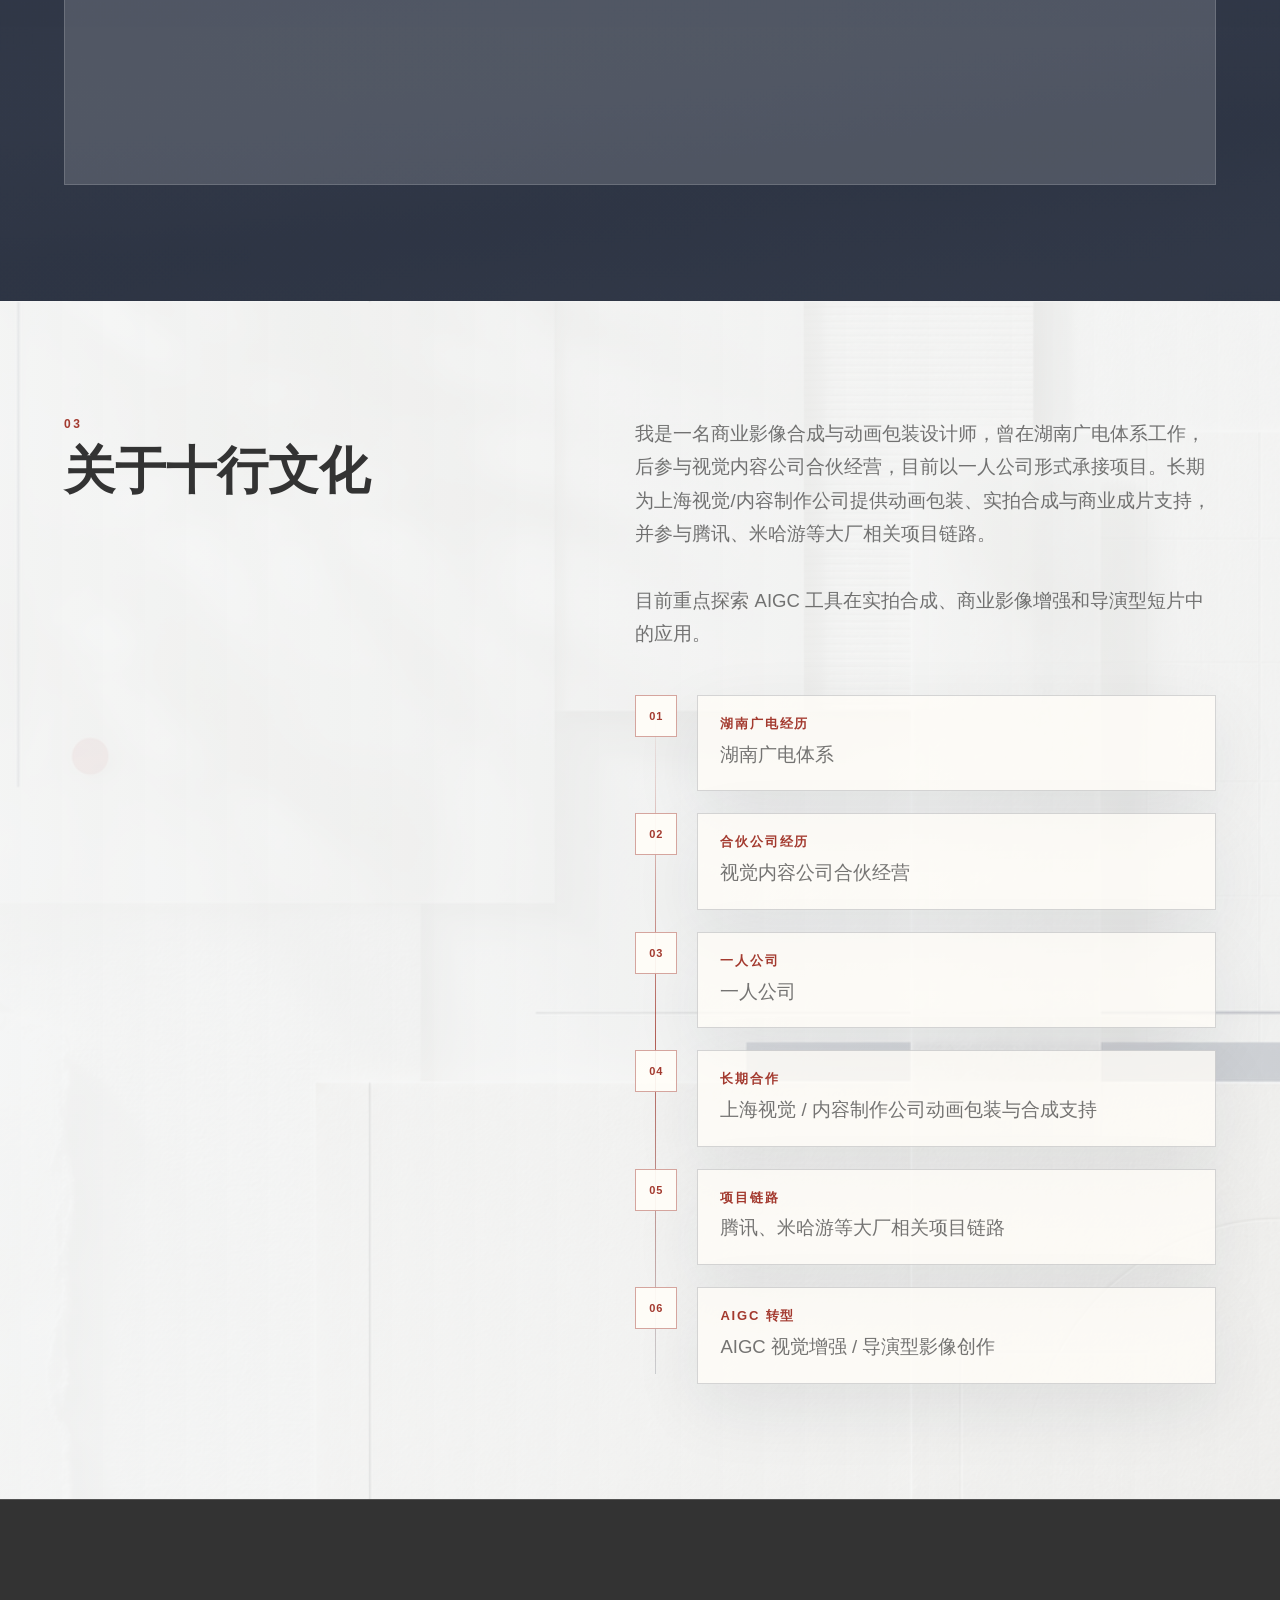
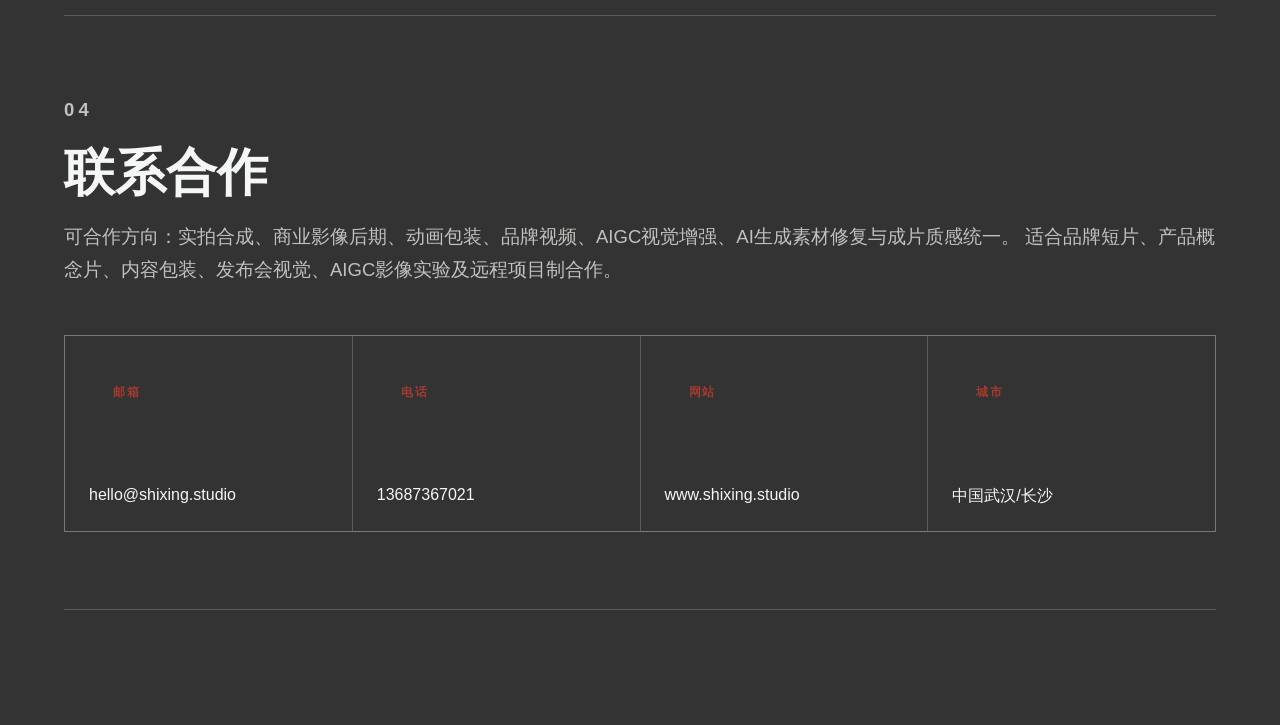
<file: shixing-portfolio-standalone.html>
<!doctype html>
<html lang="zh-CN">
  <head>
    <meta charset="utf-8">
    <meta name="viewport" content="width=device-width, initial-scale=1">
    <meta name="description" content="十行文化是一人公司形式的商业影像合成与 AIGC 视觉增强设计工作室，探索传统后期经验与 AI 影像工作流结合。">
    <meta name="robots" content="noindex,nofollow">
    <title>十行文化 | Shixing Studio</title>
    <style>
:root {
  --deep-gray: #333333;
  --off-white: #f5f6f6;
  --paper: #fffdf8;
  --deep-indigo: #1c2537;
  --vermilion: #a33a2f;
  --navy-soft: #243047;
  --line: rgba(245, 246, 246, 0.16);
  --ink-line: rgba(28, 37, 55, 0.18);
  --muted: rgba(245, 246, 246, 0.7);
  --paper-muted: rgba(51, 51, 51, 0.68);
  --light-line: rgba(245, 246, 246, 0.2);
  --max: 1480px;
  --ease: cubic-bezier(0.22, 1, 0.36, 1);
}

* {
  box-sizing: border-box;
}

html {
  scroll-behavior: smooth;
}

body {
  margin: 0;
  color: var(--off-white);
  background: var(--deep-indigo);
  font-family: "Source Han Sans SC", "Noto Sans SC", "Microsoft YaHei", Arial, sans-serif;
  letter-spacing: 0;
}

a {
  color: inherit;
  text-decoration: none;
}

img,
video {
  display: block;
  max-width: 100%;
}

button {
  font: inherit;
}

.site-shell {
  min-height: 100vh;
  background:
    radial-gradient(circle at 82% 10%, rgba(163, 58, 47, 0.12), transparent 26vw),
    linear-gradient(90deg, rgba(245, 246, 246, 0.08) 1px, transparent 1px) 0 0 / 8.333% 100%,
    var(--deep-indigo);
}

.site-header {
  position: sticky;
  top: 0;
  z-index: 20;
  display: grid;
  grid-template-columns: minmax(140px, 220px) 1fr auto;
  align-items: center;
  gap: 32px;
  padding: 22px clamp(20px, 5vw, 72px);
  border-bottom: 1px solid var(--line);
  background: rgba(28, 37, 55, 0.92);
  backdrop-filter: blur(18px);
}

.brand-mark img {
  width: 178px;
  height: 54px;
  object-fit: contain;
  object-position: left center;
}

.site-nav {
  display: flex;
  justify-content: flex-end;
  gap: clamp(18px, 3vw, 42px);
  font-size: 13px;
  letter-spacing: 0.12em;
  text-transform: uppercase;
  color: rgba(245, 246, 246, 0.82);
}

.language-toggle,
.dialog-close {
  border: 1px solid var(--line);
  background: transparent;
  color: var(--off-white);
  cursor: pointer;
}

.language-toggle {
  width: 48px;
  height: 32px;
}

.section-grid {
  display: grid;
  grid-template-columns: minmax(0, 0.92fr) minmax(0, 1.08fr);
  gap: clamp(32px, 6vw, 96px);
}

.hero {
  position: relative;
  min-height: min(760px, calc(100vh - 118px));
  padding: clamp(48px, 6vw, 92px) clamp(20px, 5vw, 72px);
  overflow: hidden;
  background:
    linear-gradient(115deg, rgba(28, 37, 55, 0.98) 0 42%, rgba(28, 37, 55, 0.86) 66%, rgba(28, 37, 55, 0.58) 100%),
    url("assets/brand/brand-bg-hero-light.png") center right / cover no-repeat,
    var(--deep-indigo);
  background-size: auto, 106% auto, auto;
  isolation: isolate;
  animation: heroBackdrop 24s var(--ease) infinite alternate;
}

.hero::before,
.hero::after {
  content: "";
  position: absolute;
  pointer-events: none;
}

.hero::before {
  inset: 0;
  z-index: 0;
  background:
    linear-gradient(90deg, rgba(245, 246, 246, 0.08) 1px, transparent 1px) 0 0 / 8.333% 100%,
    linear-gradient(0deg, transparent 0 72%, rgba(245, 246, 246, 0.12) 72% 72.2%, transparent 72.2%),
    linear-gradient(110deg, transparent 0 42%, rgba(245, 246, 246, 0.16) 49%, transparent 58%);
  opacity: 0.42;
  mix-blend-mode: screen;
  transform: translateX(-10%);
  animation: heroScan 16s ease-in-out infinite;
}

.hero::after {
  left: clamp(20px, 5vw, 72px);
  right: clamp(20px, 5vw, 72px);
  bottom: 10%;
  z-index: 0;
  height: 1px;
  background: linear-gradient(90deg, rgba(245, 246, 246, 0), rgba(245, 246, 246, 0.52), rgba(163, 58, 47, 0.4), rgba(245, 246, 246, 0));
  transform-origin: left center;
  animation: lineBreath 9s ease-in-out infinite;
}

.hero-copy {
  position: relative;
  z-index: 1;
  align-self: center;
  max-width: 720px;
}

.hero-copy .kicker,
.hero-copy h1,
.hero-copy .hero-lede,
.hero-copy .hero-actions {
  animation: heroTextIn 900ms var(--ease) both;
}

.hero-copy h1 {
  animation-delay: 90ms;
}

.hero-copy .hero-lede {
  animation-delay: 180ms;
}

.hero-copy .hero-actions {
  animation-delay: 270ms;
}

.hero-reel {
  position: relative;
  z-index: 1;
}

.hero-brand-symbol {
  position: absolute;
  right: clamp(18px, 6vw, 88px);
  top: 50%;
  z-index: 0;
  width: clamp(220px, 30vw, 430px);
  aspect-ratio: 1;
  overflow: hidden;
  border: 1px solid rgba(245, 246, 246, 0.1);
  border-radius: 50%;
  opacity: 0.22;
  pointer-events: none;
  transform: translateY(-50%);
  animation: symbolFloat 18s ease-in-out infinite;
}

.hero-brand-symbol img {
  width: 100%;
  height: 100%;
  object-fit: cover;
  object-position: center;
  transform: scale(1.08);
}

.kicker,
.section-index {
  color: var(--vermilion);
  font-size: 12px;
  font-weight: 700;
  letter-spacing: 0.22em;
  text-transform: uppercase;
}

h1,
h2,
h3,
p {
  margin-top: 0;
}

h1 {
  margin-bottom: 28px;
  color: var(--off-white);
  font-size: clamp(44px, 6vw, 92px);
  line-height: 1.08;
  font-weight: 800;
}

h2 {
  margin-bottom: 20px;
  font-size: clamp(30px, 4vw, 56px);
  line-height: 1.08;
}

h3 {
  margin-bottom: 14px;
  font-size: 24px;
  line-height: 1.22;
}

.hero-lede,
.section-heading p,
.about-copy p,
.contact-card p {
  color: var(--muted);
  font-size: clamp(16px, 1.45vw, 20px);
  line-height: 1.8;
}

.hero-actions {
  display: flex;
  flex-wrap: wrap;
  gap: 24px;
  margin-top: 40px;
}

.text-link {
  display: inline-flex;
  align-items: center;
  min-height: 42px;
  border-bottom: 1px solid currentColor;
  color: var(--off-white);
  font-weight: 700;
  letter-spacing: 0.08em;
}

.text-link::before {
  content: "";
  width: 8px;
  height: 8px;
  margin-right: 12px;
  border-radius: 50%;
  background: var(--vermilion);
}

.text-link.strong {
  color: var(--vermilion);
}

.hero-reel {
  display: flex;
  align-items: center;
  min-width: 0;
}

.motion-frame {
  position: relative;
  width: 100%;
  aspect-ratio: 16 / 10;
  overflow: hidden;
  border: 1px solid var(--light-line);
  background: var(--deep-indigo);
  color: var(--off-white);
  box-shadow: 0 32px 100px rgba(8, 13, 24, 0.42), 0 0 0 1px rgba(245, 246, 246, 0.04) inset;
  transform: translateZ(0);
  animation: frameFloat 12s ease-in-out infinite;
}

.motion-frame::before {
  content: "";
  position: absolute;
  inset: 0;
  background:
    linear-gradient(90deg, transparent 0 34%, rgba(247, 246, 242, 0.18) 34% 34.2%, transparent 34.2%),
    linear-gradient(0deg, transparent 0 72%, rgba(247, 246, 242, 0.14) 72% 72.2%, transparent 72.2%),
    radial-gradient(circle at 84% 18%, rgba(179, 58, 46, 0.85) 0 7px, transparent 8px);
  opacity: 0.9;
  animation: frameGridPulse 7s ease-in-out infinite;
}

.motion-frame::after {
  content: "";
  position: absolute;
  inset: 0;
  background: linear-gradient(110deg, transparent 0 42%, rgba(245, 246, 246, 0.22) 48%, transparent 56%);
  mix-blend-mode: screen;
  opacity: 0;
  pointer-events: none;
  transform: translateX(-120%);
  animation: surfaceSweep 8s ease-in-out infinite;
}

.motion-frame video,
.motion-frame img {
  width: 100%;
  height: 100%;
  object-fit: cover;
  transform: scale(1.02);
  animation: heroMediaDrift 22s var(--ease) infinite alternate;
}

.motion-placeholder {
  position: absolute;
  inset: 0;
  background-image: url("assets/brand/bg-grid-dark.png");
  background-size: cover;
  background-position: center;
  opacity: 0.88;
}

.motion-placeholder span {
  position: absolute;
  background: var(--off-white);
  animation: drift 8s ease-in-out infinite;
}

.motion-placeholder span:nth-child(1) {
  left: 10%;
  top: 24%;
  width: 25%;
  height: 3px;
}

.motion-placeholder span:nth-child(2) {
  right: 11%;
  top: 34%;
  width: 3px;
  height: 34%;
  animation-delay: -2s;
}

.motion-placeholder span:nth-child(3) {
  left: 18%;
  bottom: 18%;
  width: 18%;
  height: 1px;
  animation-delay: -4s;
}

.motion-placeholder span:nth-child(4) {
  right: 24%;
  bottom: 18%;
  width: 92px;
  height: 92px;
  border: 1px solid rgba(247, 246, 242, 0.38);
  border-radius: 50%;
  background: transparent;
  animation-delay: -1s;
}

@keyframes drift {
  0%,
  100% {
    transform: translate3d(0, 0, 0);
  }
  50% {
    transform: translate3d(18px, -12px, 0);
  }
}

@keyframes heroBackdrop {
  0% {
    background-position: 0 0, center right, 0 0;
    background-size: auto, 106% auto, auto;
  }
  100% {
    background-position: 0 0, 56% 48%, 0 0;
    background-size: auto, 112% auto, auto;
  }
}

@keyframes heroScan {
  0%,
  100% {
    opacity: 0.28;
    transform: translateX(-18%);
  }
  48% {
    opacity: 0.48;
  }
  64% {
    transform: translateX(18%);
  }
}

@keyframes lineBreath {
  0%,
  100% {
    opacity: 0.45;
    transform: scaleX(0.72);
  }
  50% {
    opacity: 0.9;
    transform: scaleX(1);
  }
}

@keyframes heroTextIn {
  from {
    opacity: 0;
    transform: translate3d(0, 18px, 0);
  }
  to {
    opacity: 1;
    transform: translate3d(0, 0, 0);
  }
}

@keyframes heroMediaDrift {
  from {
    transform: scale(1.02) translate3d(0, 0, 0);
  }
  to {
    transform: scale(1.075) translate3d(-1.5%, -1.2%, 0);
  }
}

@keyframes frameGridPulse {
  0%,
  100% {
    opacity: 0.72;
  }
  50% {
    opacity: 0.96;
  }
}

@keyframes symbolFloat {
  0%,
  100% {
    transform: translate3d(0, -50%, 0) rotate(0deg);
  }
  50% {
    transform: translate3d(-18px, calc(-50% - 10px), 0) rotate(-1.6deg);
  }
}

@keyframes frameFloat {
  0%,
  100% {
    transform: translate3d(0, 0, 0);
  }
  50% {
    transform: translate3d(0, -10px, 0);
  }
}

@keyframes surfaceSweep {
  0%,
  45% {
    opacity: 0;
    transform: translateX(-120%);
  }
  58% {
    opacity: 0.7;
  }
  72%,
  100% {
    opacity: 0;
    transform: translateX(120%);
  }
}

.play-surface {
  position: absolute;
  inset: 0;
  z-index: 1;
  display: flex;
  align-items: flex-end;
  justify-content: space-between;
  padding: clamp(24px, 4vw, 48px);
  border: 0;
  background: linear-gradient(180deg, transparent 35%, rgba(23, 32, 51, 0.55));
  color: var(--off-white);
  cursor: pointer;
  letter-spacing: 0.18em;
  text-align: left;
  text-transform: uppercase;
}

.play-surface::after {
  content: "";
  width: 42px;
  height: 42px;
  border: 1px solid currentColor;
  border-radius: 50%;
  background: radial-gradient(circle at center, var(--vermilion) 0 5px, transparent 6px);
}

.motion-band,
.work-section,
.about-section,
.contact-section {
  padding: clamp(72px, 9vw, 132px) clamp(20px, 5vw, 72px);
  border-top: 1px solid var(--line);
}

.motion-band,
.work-section {
  color: var(--off-white);
}

.motion-band {
  color: var(--deep-gray);
  background:
    linear-gradient(90deg, rgba(245, 246, 246, 0.96), rgba(245, 246, 246, 0.86)),
    url("assets/brand/brand-bg-hero-light.png") center / cover no-repeat,
    var(--off-white);
}

.motion-band h2,
.motion-band h3 {
  color: var(--deep-gray);
}

.motion-band .section-heading p:not(.section-index),
.motion-band .capability-item p {
  color: var(--paper-muted);
}

.motion-band .capability-grid {
  border-color: var(--ink-line);
}

.motion-band .capability-item {
  border-color: var(--ink-line);
  background: rgba(255, 253, 248, 0.72);
  box-shadow: 0 24px 80px rgba(28, 37, 55, 0.08);
}

.motion-band .capability-icon::before,
.motion-band .capability-icon::after {
  background: var(--deep-indigo);
}

.work-section {
  background:
    linear-gradient(180deg, rgba(28, 37, 55, 0.96), rgba(28, 37, 55, 0.9)),
    url("assets/brand/brand-bg-work-light.png") center top / cover no-repeat,
    var(--deep-indigo);
}

.section-heading {
  display: grid;
  grid-template-columns: minmax(130px, 0.34fr) minmax(0, 0.66fr);
  gap: clamp(24px, 5vw, 72px);
  align-items: end;
  max-width: var(--max);
  margin: 0 auto clamp(36px, 6vw, 80px);
}

.section-heading h2 {
  margin-bottom: 0;
}

.section-heading p:last-child {
  margin-bottom: 0;
}

.capability-grid {
  display: grid;
  grid-template-columns: repeat(3, minmax(0, 1fr));
  max-width: var(--max);
  margin: 0 auto;
  border-top: 1px solid var(--line);
  border-left: 1px solid var(--line);
}

.capability-item {
  min-height: 230px;
  padding: clamp(24px, 3vw, 40px);
  border-right: 1px solid var(--line);
  border-bottom: 1px solid var(--line);
  background: rgba(245, 246, 246, 0.045);
}

.capability-icon {
  position: relative;
  width: 76px;
  height: 54px;
  margin-bottom: 42px;
}

.capability-icon::before,
.capability-icon::after {
  content: "";
  position: absolute;
  background: var(--off-white);
}

.capability-icon::before {
  left: 0;
  top: 20px;
  width: 76px;
  height: 2px;
}

.capability-icon::after {
  left: 20px;
  top: 0;
  width: 2px;
  height: 54px;
}

.capability-icon span {
  position: absolute;
  left: 5px;
  bottom: 7px;
  width: 10px;
  height: 10px;
  border-radius: 50%;
  background: var(--vermilion);
}

.project-grid {
  display: grid;
  grid-template-columns: repeat(6, minmax(0, 1fr));
  gap: 1px;
  max-width: var(--max);
  margin: 0 auto;
  background: var(--line);
  border: 1px solid var(--line);
}

.work-toolbar {
  display: flex;
  align-items: center;
  justify-content: space-between;
  gap: 24px;
  max-width: var(--max);
  margin: 0 auto 24px;
}

.filter-buttons {
  display: flex;
  flex-wrap: wrap;
  gap: 10px;
}

.filter-button {
  min-height: 36px;
  padding: 0 14px;
  border: 1px solid var(--line);
  background: rgba(245, 246, 246, 0.06);
  color: var(--off-white);
  cursor: pointer;
  font-size: 12px;
  font-weight: 700;
  letter-spacing: 0.08em;
  text-transform: uppercase;
}

.filter-button[aria-pressed="true"] {
  border-color: var(--vermilion);
  background: var(--vermilion);
  color: var(--off-white);
}

.project-count {
  margin: 0;
  color: var(--muted);
  font-size: 12px;
  font-weight: 700;
  letter-spacing: 0.12em;
  text-transform: uppercase;
  white-space: nowrap;
}

.project-card {
  position: relative;
  display: grid;
  grid-column: span 2;
  grid-template-rows: auto 1fr;
  min-width: 0;
  overflow: hidden;
  background: var(--deep-gray);
  transition:
    transform 520ms var(--ease),
    box-shadow 520ms var(--ease),
    background 520ms var(--ease);
}

.project-card.is-featured-project {
  grid-column: span 3;
  min-height: 560px;
  background: #242936;
}

.project-card:hover,
.project-card:focus-within {
  z-index: 2;
  transform: translate3d(0, -6px, 0);
  box-shadow: 0 28px 80px rgba(8, 13, 24, 0.34);
}

.project-card.is-text-only {
  grid-template-rows: minmax(92px, auto) 1fr;
}

.project-card::after {
  content: "";
  position: absolute;
  inset: 0;
  background: linear-gradient(110deg, transparent 0 36%, rgba(245, 246, 246, 0.15) 46%, transparent 58%);
  opacity: 0;
  pointer-events: none;
  transform: translateX(-120%);
  transition: transform 800ms ease, opacity 800ms ease;
}

.project-card:hover::after {
  opacity: 1;
  transform: translateX(120%);
}

.project-media {
  position: relative;
  aspect-ratio: 4 / 3;
  overflow: hidden;
  padding: 0;
  border: 0;
  background: var(--deep-indigo);
  color: inherit;
  cursor: pointer;
}

.project-card.is-featured-project .project-media {
  aspect-ratio: 16 / 9;
}

.project-media::after {
  content: "";
  position: absolute;
  inset: 0;
  background:
    linear-gradient(180deg, transparent 36%, rgba(8, 13, 24, 0.48)),
    linear-gradient(110deg, transparent 0 44%, rgba(245, 246, 246, 0.16) 49%, transparent 58%);
  opacity: 0.42;
  pointer-events: none;
  transform: translateX(-12%);
  transition:
    opacity 520ms var(--ease),
    transform 720ms var(--ease);
}

.project-text-trigger {
  display: flex;
  align-items: flex-end;
  justify-content: flex-start;
  min-height: 92px;
  padding: 22px 28px;
  border: 0;
  border-bottom: 1px solid var(--line);
  background:
    linear-gradient(135deg, rgba(245, 246, 246, 0.06), rgba(245, 246, 246, 0.02)),
    var(--deep-gray);
  color: var(--muted);
  cursor: pointer;
  text-align: left;
}

.project-text-trigger span {
  padding-bottom: 4px;
  border-bottom: 1px solid currentColor;
  font-size: 11px;
  font-weight: 700;
  letter-spacing: 0.16em;
  text-transform: uppercase;
}

.project-media img,
.project-media video {
  width: 100%;
  height: 100%;
  object-fit: cover;
  transition:
    filter 520ms var(--ease),
    transform 720ms var(--ease);
}

.project-card:hover .project-media img,
.project-card:hover .project-media video,
.project-card:focus-within .project-media img,
.project-card:focus-within .project-media video {
  filter: contrast(1.06) saturate(1.04);
  transform: scale(1.055);
}

.project-card:hover .project-media::after,
.project-card:focus-within .project-media::after {
  opacity: 0.68;
  transform: translateX(8%);
}

.project-media-fallback {
  display: flex;
  align-items: flex-end;
  width: 100%;
  height: 100%;
  padding: 18px;
  background:
    linear-gradient(135deg, rgba(163, 58, 47, 0.16), rgba(245, 246, 246, 0.04)),
    var(--deep-indigo);
  color: rgba(245, 246, 246, 0.78);
  font-weight: 700;
  line-height: 1.4;
}

.media-badge {
  position: absolute;
  left: 18px;
  top: 18px;
  padding-bottom: 4px;
  border-bottom: 1px solid currentColor;
  color: var(--off-white);
  font-size: 11px;
  font-weight: 700;
  letter-spacing: 0.16em;
  text-transform: uppercase;
}

.project-info {
  padding: 28px;
  transition: transform 520ms var(--ease);
}

.project-card:hover .project-info,
.project-card:focus-within .project-info {
  transform: translate3d(0, -4px, 0);
}

.project-card.is-featured-project .project-info {
  padding: clamp(28px, 3vw, 42px);
}

.project-card.is-featured-project h3 {
  max-width: 760px;
  font-size: clamp(28px, 3.2vw, 44px);
  line-height: 1.12;
}

.project-meta {
  display: flex;
  justify-content: space-between;
  gap: 16px;
  margin-bottom: 28px;
  color: var(--muted);
  font-size: 12px;
  letter-spacing: 0.14em;
  text-transform: uppercase;
}

.project-info p {
  color: var(--muted);
  line-height: 1.7;
}

.project-role {
  margin-bottom: 12px;
  color: var(--vermilion);
  font-size: 13px;
  font-weight: 700;
  letter-spacing: 0.08em;
}

.source-note {
  padding-top: 16px;
  border-top: 1px solid var(--line);
  font-size: 12px;
}

.reveal-item {
  opacity: 0;
  transform: translate3d(0, 28px, 0);
  transition:
    opacity 700ms ease var(--reveal-delay, 0ms),
    transform 700ms ease var(--reveal-delay, 0ms);
}

.reveal-item.is-visible {
  opacity: 1;
  transform: translate3d(0, 0, 0);
}

.project-actions {
  display: flex;
  flex-wrap: wrap;
  gap: 18px;
  margin-top: 28px;
  opacity: 0.58;
  transform: translate3d(0, 8px, 0);
  transition:
    opacity 360ms var(--ease),
    transform 360ms var(--ease);
}

.project-card:hover .project-actions,
.project-card:focus-within .project-actions {
  opacity: 1;
  transform: translate3d(0, 0, 0);
}

.mini-link {
  padding: 0;
  border: 0;
  border-bottom: 1px solid currentColor;
  background: transparent;
  color: var(--off-white);
  cursor: pointer;
  font-size: 13px;
  font-weight: 700;
}

.about-section {
  max-width: none;
  color: var(--deep-gray);
  background:
    linear-gradient(90deg, rgba(245, 246, 246, 0.94), rgba(245, 246, 246, 0.82)),
    url("assets/brand/brand-bg-about-light.png") center / cover;
}

.about-section > * {
  max-width: var(--max);
}

.about-section .about-copy p {
  color: var(--paper-muted);
  white-space: pre-line;
}

.career-timeline {
  position: relative;
  display: grid;
  gap: 0;
  margin: 44px 0 0;
  padding: 0;
  list-style: none;
}

.career-timeline::before {
  content: "";
  position: absolute;
  left: 20px;
  top: 10px;
  bottom: 10px;
  width: 1px;
  background: linear-gradient(180deg, rgba(163, 58, 47, 0), rgba(163, 58, 47, 0.8), rgba(28, 37, 55, 0.18));
}

.career-timeline li {
  position: relative;
  display: grid;
  grid-template-columns: 42px minmax(0, 1fr);
  gap: 20px;
  padding: 0 0 22px;
}

.career-timeline li:last-child {
  padding-bottom: 0;
}

.timeline-marker {
  position: relative;
  z-index: 1;
  display: inline-flex;
  align-items: center;
  justify-content: center;
  width: 42px;
  height: 42px;
  border: 1px solid rgba(163, 58, 47, 0.45);
  background: rgba(255, 253, 248, 0.92);
  color: var(--vermilion);
  font-size: 11px;
  font-weight: 800;
  letter-spacing: 0.1em;
}

.timeline-copy {
  padding: 20px 22px;
  border: 1px solid var(--ink-line);
  background: rgba(255, 253, 248, 0.78);
  box-shadow: 0 24px 70px rgba(28, 37, 55, 0.08);
  transition:
    border-color 360ms var(--ease),
    transform 360ms var(--ease);
}

.career-timeline li:hover .timeline-copy {
  border-color: rgba(163, 58, 47, 0.38);
  transform: translate3d(4px, 0, 0);
}

.timeline-copy h3 {
  margin-bottom: 8px;
  color: var(--vermilion);
  font-size: 13px;
  letter-spacing: 0.14em;
  text-transform: uppercase;
}

.timeline-copy p {
  margin: 0;
  color: var(--deep-gray);
  line-height: 1.65;
}

.contact-section {
  background: var(--deep-gray);
  color: var(--off-white);
}

.contact-card {
  max-width: var(--max);
  margin: 0 auto;
  padding: clamp(36px, 6vw, 80px) 0;
  border-top: 1px solid var(--light-line);
  border-bottom: 1px solid var(--light-line);
}

.contact-card p {
  color: rgba(247, 246, 242, 0.72);
}

.contact-links {
  display: grid;
  grid-template-columns: repeat(4, minmax(0, 1fr));
  gap: 1px;
  margin-top: 48px;
  background: var(--light-line);
  border: 1px solid var(--light-line);
}

.contact-links a,
.contact-links span {
  min-height: 112px;
  padding: 24px;
  background: var(--deep-gray);
}

.contact-label {
  display: block;
  margin-bottom: 14px;
  color: var(--vermilion);
  font-size: 12px;
  font-weight: 700;
  letter-spacing: 0.16em;
  text-transform: uppercase;
}

.media-dialog {
  width: min(1180px, calc(100vw - 32px));
  max-height: calc(100vh - 32px);
  padding: 0;
  border: 1px solid var(--light-line);
  background: var(--deep-indigo);
  color: var(--off-white);
}

.media-dialog[open] {
  animation: dialogIn 360ms var(--ease) both;
}

.media-dialog::backdrop {
  background: rgba(16, 18, 24, 0.76);
  backdrop-filter: blur(8px);
}

@keyframes dialogIn {
  from {
    opacity: 0;
    transform: translate3d(0, 18px, 0) scale(0.985);
  }
  to {
    opacity: 1;
    transform: translate3d(0, 0, 0) scale(1);
  }
}

.dialog-close {
  position: absolute;
  right: 14px;
  top: 14px;
  z-index: 2;
  width: 38px;
  height: 38px;
  border-color: rgba(247, 246, 242, 0.4);
  color: var(--off-white);
  font-size: 24px;
}

.dialog-body {
  padding: clamp(20px, 4vw, 48px);
}

.dialog-hero-media video,
.dialog-hero-media img {
  width: 100%;
  max-height: 72vh;
  object-fit: contain;
  background: #000;
}

.dialog-copy {
  max-width: 800px;
  margin-top: 28px;
}

.dialog-copy p {
  color: rgba(247, 246, 242, 0.72);
  line-height: 1.7;
}

.dialog-links {
  display: flex;
  flex-wrap: wrap;
  gap: 18px;
  margin-top: 24px;
}

.media-strip-label {
  margin-top: 34px;
  color: var(--vermilion);
  font-size: 12px;
  font-weight: 700;
  letter-spacing: 0.18em;
  text-transform: uppercase;
}

.dialog-gallery,
.dialog-clips {
  display: grid;
  grid-auto-flow: column;
  grid-auto-columns: minmax(420px, 68%);
  gap: 16px;
  margin-top: 14px;
  overflow-x: auto;
  overscroll-behavior-inline: contain;
  padding-bottom: 14px;
  scroll-snap-type: inline mandatory;
  scrollbar-color: var(--vermilion) rgba(247, 246, 242, 0.14);
}

.dialog-gallery figure,
.dialog-clips figure {
  position: relative;
  margin: 0;
  border: 1px solid var(--light-line);
  background: rgba(247, 246, 242, 0.06);
  scroll-snap-align: start;
}

.clip-select {
  display: block;
  width: 100%;
  padding: 0;
  border: 0;
  background: transparent;
  cursor: pointer;
}

.dialog-clips figure::after {
  content: "PLAY";
  position: absolute;
  left: 18px;
  bottom: 16px;
  padding-bottom: 4px;
  border-bottom: 1px solid currentColor;
  color: var(--off-white);
  font-size: 11px;
  font-weight: 700;
  letter-spacing: 0.16em;
  pointer-events: none;
}

.dialog-clips figure:hover::after {
  content: "PREVIEW";
}

.dialog-gallery img,
.dialog-clips video {
  width: 100%;
  aspect-ratio: 16 / 9;
  object-fit: cover;
}

@media (max-width: 980px) {
  .site-header {
    grid-template-columns: 1fr auto;
  }

  .site-nav {
    grid-column: 1 / -1;
    justify-content: flex-start;
    overflow-x: auto;
  }

  .section-grid,
  .section-heading,
  .capability-grid,
  .project-grid,
  .contact-links {
    grid-template-columns: 1fr;
  }

  .hero {
    min-height: auto;
  }

  .work-toolbar {
    align-items: flex-start;
    flex-direction: column;
  }

  .fact-list {
    grid-template-columns: 1fr;
  }

  .dialog-gallery,
  .dialog-clips {
    grid-auto-columns: 88%;
  }

  .project-card,
  .project-card.is-featured-project {
    grid-column: 1 / -1;
    min-height: auto;
  }
}

@media (max-width: 640px) {
  .site-shell {
    background:
      linear-gradient(90deg, rgba(245, 246, 246, 0.08) 1px, transparent 1px) 0 0 / 25% 100%,
      var(--deep-indigo);
  }

  .site-header {
    gap: 16px;
    padding: 16px 18px;
  }

  .brand-mark img {
    width: 132px;
    height: 42px;
  }

  .site-nav {
    gap: 18px;
    font-size: 12px;
  }

  h1 {
    font-size: 40px;
  }

  .motion-frame {
    aspect-ratio: 4 / 5;
  }

  .project-info,
  .capability-item {
    padding: 22px;
  }

  .project-card.is-featured-project h3 {
    font-size: 26px;
  }

  .career-timeline li {
    grid-template-columns: 36px minmax(0, 1fr);
    gap: 14px;
  }

  .career-timeline::before {
    left: 18px;
  }

  .timeline-marker {
    width: 36px;
    height: 36px;
  }

  .timeline-copy {
    padding: 18px;
  }
}

@media (hover: none) {
  .project-actions {
    opacity: 1;
    transform: none;
  }
}

@media (prefers-reduced-motion: reduce) {
  html {
    scroll-behavior: auto;
  }

  *,
  *::before,
  *::after {
    animation-duration: 0.001ms !important;
    animation-iteration-count: 1 !important;
    transition-duration: 0.001ms !important;
  }

  .reveal-item {
    opacity: 1;
    transform: none;
  }
}

    </style>
</head>
  <body>
    <div class="site-shell">
      <header class="site-header" aria-label="Site header">
        <a class="brand-mark" href="#top" aria-label="十行文化首页">
          <img src="assets/brand/shixing-logo-lockup.png" alt="十行 Shixing Studio">
        </a>
        <nav class="site-nav" aria-label="Main navigation">
          <a href="#work" data-i18n="nav.work">项目</a>
          <a href="#motion" data-i18n="nav.motion">能力</a>
          <a href="#about" data-i18n="nav.about">关于</a>
          <a href="#contact" data-i18n="nav.contact">联系</a>
        </nav>
        <button class="language-toggle" type="button" aria-label="Switch language">
          <span data-lang-label>EN</span>
        </button>
      </header>

      <main id="top">
        <section class="hero section-grid" aria-labelledby="hero-title">
          <div class="hero-brand-symbol" aria-hidden="true">
            <img src="assets/brand/shixing-logo-symbol.png" alt="">
          </div>
          <div class="hero-copy">
            <p class="kicker" data-i18n="hero.kicker">TYC / 十行文化</p>
            <h1 id="hero-title" data-i18n="hero.title">商业影像合成与 AIGC 视觉增强设计师</h1>
            <p class="hero-lede" data-i18n="hero.lede">
              Motion Compositing / AIGC Visual Enhancement / Director-oriented Creator
            </p>
            <div class="hero-actions" aria-label="Primary actions">
              <a class="text-link strong" href="#contact" data-i18n="hero.ctaPrimary">联系合作</a>
              <a class="text-link" href="#work" data-i18n="hero.ctaSecondary">查看项目</a>
            </div>
          </div>
          <div class="hero-reel" aria-label="Featured motion reel">
            <div class="motion-frame" data-featured-reel>
              <div class="motion-placeholder" aria-hidden="true">
                <span></span><span></span><span></span><span></span>
              </div>
              <button class="play-surface" type="button" data-open-featured>
                <span data-i18n="hero.reelLabel">Featured Motion Reel</span>
              </button>
            </div>
          </div>
        </section>

        <section id="motion" class="motion-band" aria-labelledby="motion-title">
          <div class="section-heading">
            <p class="section-index">01</p>
            <h2 id="motion-title" data-i18n="motion.title">核心能力</h2>
            <p data-i18n="motion.body">
              围绕商业影像合成、动画包装与 AIGC 视觉增强，集中展示可直接服务商业成片的后期执行与视觉整合能力。
            </p>
          </div>
          <div class="capability-grid" data-capabilities></div>
        </section>

        <section id="work" class="work-section" aria-labelledby="work-title">
          <div class="section-heading">
            <p class="section-index">02</p>
            <h2 id="work-title" data-i18n="work.title">精选项目</h2>
            <p data-i18n="work.body">
              项目分为实拍合成、动画包装、三维辅助、大厂项目链路与 AIGC 实验。部分项目因客户版权限制，仅展示公开链接、职责说明或阶段性画面。
            </p>
          </div>
          <div class="work-toolbar" data-project-filters></div>
          <div class="project-grid" data-projects></div>
        </section>

        <section id="about" class="about-section section-grid" aria-labelledby="about-title">
          <div>
            <p class="section-index">03</p>
            <h2 id="about-title" data-i18n="about.title">关于十行文化</h2>
          </div>
          <div class="about-copy">
            <p data-i18n="about.body">
              我是一名商业影像合成与动画包装设计师，曾在湖南广电体系工作，后参与视觉内容公司合伙经营，目前以一人公司形式承接项目。长期为上海视觉/内容制作公司提供动画包装、实拍合成与商业成片支持，并参与腾讯、米哈游等大厂相关项目链路。

              目前重点探索 AIGC 工具在实拍合成、商业影像增强和导演型短片中的应用。
            </p>
            <ol class="career-timeline" data-facts></ol>
          </div>
        </section>

        <section id="contact" class="contact-section" aria-labelledby="contact-title">
          <div class="contact-card">
            <p class="section-index">04</p>
            <h2 id="contact-title" data-i18n="contact.title">联系合作</h2>
            <p data-i18n="contact.body">可合作方向：实拍合成、商业影像后期、动画包装、品牌视频、AIGC视觉增强、AI生成素材修复与成片质感统一。

适合品牌短片、产品概念片、内容包装、发布会视觉、AIGC影像实验及远程项目制合作。</p>
            <div class="contact-links" data-contact-links></div>
          </div>
        </section>
      </main>
    </div>

    <dialog class="media-dialog" data-media-dialog>
      <button class="dialog-close" type="button" data-close-dialog aria-label="Close">×</button>
      <div class="dialog-body" data-dialog-body></div>
    </dialog>
  
    <script>window.__SHIXING_SITE_DATA__ = {"featuredReel":{"title":{"zh":"十行动态视觉混剪","en":"Shixing Motion Reel"},"description":{"zh":"这里预留给首页主视觉视频。建议使用 10-20 秒静音循环 WebM/MP4，展示视觉动画、品牌动效或项目混剪。","en":"Reserved for the home motion reel. A 10-20 second muted WebM/MP4 loop is recommended for motion identity, brand animation, or project highlights."},"poster":"assets/brand/generated-motion-hero.png","video":""},"capabilities":[{"title":{"zh":"商业影像合成","en":"Commercial Compositing"},"description":{"zh":"实拍修补、画面瑕疵擦除、光影统一、素材整合、商业成片质感控制。","en":"Live-action cleanup, visual imperfection removal, lighting continuity, asset integration, and commercial finishing quality control."}},{"title":{"zh":"动画包装与动态视觉","en":"Motion Packaging & Dynamic Visuals"},"description":{"zh":"片头片尾、字幕包装、转场系统、品牌动态视觉、栏目/内容包装。","en":"Openings and endings, subtitle packaging, transition systems, brand motion identity, and program/content packaging."}},{"title":{"zh":"AIGC视觉增强","en":"AIGC Visual Enhancement"},"description":{"zh":"将AI生成素材、三维素材与实拍素材结合，通过合成、调色、修复和包装转化为可交付影像。","en":"Combining AI-generated, 3D, and live-action assets, then turning them into deliverable images through compositing, grading, repair, and motion packaging."}}],"projects":[{"title":{"zh":"「千星奇域」奇匠短片｜原神","en":"Miliastra Wonderland Artisan Short Film - Journey of Inspiration Begins Here | Genshin Impact"},"year":"2026","client":{"zh":"米哈游 / 原神","en":"miHoYo / Genshin Impact"},"role":{"zh":"实拍合成部分","en":"Live-action compositing"},"mediaType":"video","coverImage":"assets/projects/genshin-qianxing-cover.jpg","coverVideo":"","videoUrl":"","motionClips":[],"gallery":["assets/projects/genshin-qianxing-cover.jpg"],"summary":{"zh":"公开项目。参与「千星奇域」奇匠短片的实拍合成部分，服务于原神相关内容传播与短片视觉呈现。","en":"A public project. TYC contributed to the live-action compositing for the Miliastra Wonderland artisan short film for Genshin Impact-related content communication."},"detail":{"zh":"该项目为米哈游 / 原神公开短片「千星奇域」奇匠短片。TYC 参与其中的实拍合成部分，负责将实拍素材与视觉元素整合到短片画面中，增强内容的沉浸感、趣味性和传播表现。","en":"This public miHoYo / Genshin Impact short film is \"Miliastra Wonderland Artisan Short Film - Journey of Inspiration Begins Here.\" TYC contributed to the live-action compositing, integrating live-action footage and visual elements to strengthen immersion, playfulness, and content impact."},"sourceNote":{"zh":"可公开展示。图片、视频或封面来自你提供的项目素材；公开链接为对应平台视频。","en":"Publicly displayable. Cover and local video are from your provided project materials; the public link is the official YouTube video."},"externalLinks":[{"label":{"zh":"YouTube 公开链接","en":"YouTube Public Link"},"url":"https://www.youtube.com/watch?v=D794Dc8HEBk"}],"caseClass":"A","caseRank":1,"displayLevel":"publicLink","displayNote":{"zh":"公开链接展示。TYC 参与范围以本页说明为准；完整视频请查看对应公开平台链接。","en":"Public-link view. TYC participation is described on this page; please use the public platform link for the full video."}},{"title":{"zh":"无畏契约北京宣传片｜五一去够格的地方玩","en":"VALORANT Beijing Promo Film | Spend May Day Somewhere Worthy"},"year":"2026","client":{"zh":"无畏契约 / 北京巡回","en":"VALORANT / Beijing Tour"},"role":{"zh":"特效实拍合成动画 / 包装动画 / Bug 擦除（除最后一段外）","en":"VFX live-action compositing animation / packaging animation / bug cleanup, excluding the final section"},"mediaType":"video","coverImage":"assets/projects/valorant-beijing-building-growth.png","coverVideo":"","videoUrl":"","motionClips":[],"gallery":["assets/projects/valorant-beijing-building-growth.png","assets/projects/valorant-beijing-package-a.png","assets/projects/valorant-beijing-flag-drop-poster.jpg"],"summary":{"zh":"公开项目。参与无畏契约北京宣传片中除最后一段之外的特效实拍合成动画、包装动画和 Bug 擦除。","en":"A public project. TYC contributed VFX live-action compositing animation, packaging animation, and bug cleanup for the VALORANT Beijing promo film, excluding the final section."},"detail":{"zh":"TYC 参与该宣传片中除最后一段之外的特效实拍合成动画、包装动画和 Bug 擦除，将实拍场景、赛事音乐视觉包装和动态特效整合到宣传片节奏中。","en":"This project is the VALORANT Beijing promo film \"Spend May Day Somewhere Worthy.\" TYC contributed VFX live-action compositing animation, packaging animation, and bug cleanup, excluding the final section, integrating live-action scenes, event/music visual packaging, and dynamic effects into the promo rhythm."},"sourceNote":{"zh":"可公开展示。图片、视频或封面来自你提供的项目素材；公开链接为对应平台视频。","en":"Publicly displayable. Images and videos are from your provided project materials; the public link is the Bilibili video."},"externalLinks":[{"label":{"zh":"Bilibili 公开链接","en":"Bilibili Public Link"},"url":"https://www.bilibili.com/video/BV1i79hBSEmj/"}],"caseClass":"A","caseRank":2,"displayLevel":"publicLink","displayNote":{"zh":"公开链接展示。TYC 参与范围以本页说明为准；完整视频请查看对应公开平台链接。","en":"Public-link view. TYC participation is described on this page; please use the public platform link for the full video."}},{"title":{"zh":"《鸟，为什么会飞？》｜崩坏：星穹铁道","en":"Why Do Birds Fly? | Honkai: Star Rail"},"year":"2026","client":{"zh":"米哈游 / 崩坏：星穹铁道","en":"miHoYo / Honkai: Star Rail"},"role":{"zh":"传统合成执行 / AIGC 关键帧探索与方法支持","en":"Compositing execution / AIGC keyframe exploration / visual workflow support"},"mediaType":"video","coverImage":"assets/projects/hsr-birds-fly-cover.png","coverVideo":"","videoUrl":"","motionClips":[],"gallery":["assets/projects/hsr-birds-fly-cover.png"],"summary":{"zh":"公开项目。本案例展示传统合成执行片段，涵盖屏幕内容合成、实拍画面修补与视觉元素整合；AIGC 段落中，TYC 主要提供关键帧探索与方法支持。","en":"A public project. This case presents traditional compositing execution clips, including screen-content compositing, live-action cleanup, and visual element integration. For AIGC sections, TYC mainly provided keyframe exploration and workflow support."},"detail":{"zh":"本案例展示《鸟，为什么会飞？》中的传统合成执行片段，涵盖屏幕内容合成、实拍画面修补与视觉元素整合。TYC 参与部分镜头的后期合成执行，将实拍素材、屏幕内容与视觉元素整理进可交付画面。\n\n在 AIGC 相关段落中，TYC 主要提供关键帧探索与方法支持，帮助团队明确画面方向和可落地路径，并非全片 AIGC 生成归属。","en":"This case presents traditional compositing execution from Why Do Birds Fly?, including screen-content compositing, live-action cleanup, and visual element integration. TYC contributed to selected shots by organizing live-action footage, screen material, and visual elements into deliverable frames.\n\nFor AIGC-related sections, TYC mainly provided keyframe exploration and method support, helping the team clarify image direction and practical implementation paths. This does not indicate ownership of full-film AIGC generation."},"sourceNote":{"zh":"可公开展示。封面与本地视频来自你提供的项目素材；公开链接为 Bilibili 视频。AIGC 部分为关键帧探索与方法支持，并非全片生成归属。","en":"Publicly displayable. Cover and local clips are from your provided project materials; the public link is the Bilibili video. AIGC work refers to keyframe exploration and workflow support, not full-film generation ownership."},"externalLinks":[{"label":{"zh":"Bilibili 公开链接","en":"Bilibili Public Link"},"url":"https://www.bilibili.com/video/BV1eRXrB3EQ7/?spm_id_from=333.337.search-card.all.click&vd_source=b85e87025b62ef509a0dd1c1709f4af9"}],"caseClass":"AIGC","caseRank":3,"displayLevel":"publicLink","displayNote":{"zh":"公开链接展示。TYC 参与范围以本页说明为准；完整视频请查看对应公开平台链接。","en":"Public-link view. TYC participation is described on this page; please use the public platform link for the full video."}},{"title":{"zh":"王者荣耀 x 北大历史系｜蛇年限定皮肤设计首曝","en":"Honor of Kings x Peking University History Department | Year of the Snake Skin Design Reveal"},"year":"2025","client":{"zh":"腾讯 / 王者荣耀","en":"Tencent / Honor of Kings"},"role":{"zh":"几乎全片的特效动画 / 包装 / 擦除","en":"VFX animation, packaging, and cleanup across nearly the full film"},"mediaType":"video","coverImage":"assets/projects/hok-snake-cover.png","coverVideo":"","videoUrl":"","motionClips":[],"gallery":["assets/projects/hok-snake-cover.png","assets/projects/hok-snake-still-07.png","assets/projects/hok-snake-still-08.png"],"summary":{"zh":"公开项目。参与蛇年限定皮肤设计首曝视频，负责几乎全片的特效动画、包装与擦除相关部分。","en":"A public project for the Honor of Kings x Peking University History Department Year of the Snake skin reveal. TYC handled VFX animation, packaging, and cleanup across nearly the full film."},"detail":{"zh":"TYC 参与几乎整支影片的特效动画、包装和擦除部分，将中国纹样、祈愿叙事、角色皮肤视觉和实拍/画面素材整合为具有节庆感与文化感的动态内容。","en":"This Tencent / Honor of Kings collaboration with the Peking University History Department reveals the Year of the Snake limited skin theme. TYC contributed VFX animation, packaging, and cleanup across nearly the full film, integrating Chinese pattern motifs, wish-making narrative, skin visuals, and live-action/screen material into a culturally rich motion piece."},"sourceNote":{"zh":"可公开展示。图片、视频或封面来自你提供的项目素材；公开链接为对应平台视频。","en":"Publicly displayable. Images and videos are from your provided project materials; the public link is the Bilibili video."},"externalLinks":[{"label":{"zh":"Bilibili 公开链接","en":"Bilibili Public Link"},"url":"https://www.bilibili.com/video/BV1WrwPeEEs2/"}],"caseClass":"A","caseRank":4,"displayLevel":"publicLink","displayNote":{"zh":"公开链接展示。TYC 参与范围以本页说明为准；完整视频请查看对应公开平台链接。","en":"Public-link view. TYC participation is described on this page; please use the public platform link for the full video."}},{"title":{"zh":"王者荣耀中华草木精神人物纪录片","en":"Honor of Kings Chinese Flora Spirit Documentary | Village Doctor, Sericulture Workers, and Plateau Girl"},"year":"2024","client":{"zh":"腾讯 / 王者荣耀","en":"Tencent / Honor of Kings"},"role":{"zh":"纪录片后期包装 / 动效片段 / 画面支持","en":"Documentary post packaging / motion segments / visual support"},"mediaType":"video","coverImage":"assets/projects/hok-caomu-cover.png","coverVideo":"","videoUrl":"","motionClips":[],"gallery":["assets/projects/hok-caomu-cover.png","assets/projects/hok-caomu-still-01.png","assets/projects/hok-caomu-still-02.png"],"summary":{"zh":"公开项目。以村医、蚕农与高原女孩为人物线索，展示草木精神与真实人物故事。","en":"A public Honor of Kings documentary project about Chinese flora spirit, following a village doctor, sericulture workers, and a plateau girl through real human stories."},"detail":{"zh":"该案例通过主封面、代表性视频片段和精选画面展示纪录片包装、动效段落与画面支持内容。","en":"This Tencent / Honor of Kings documentary project presents the spirit of Chinese flora through real people and lived environments. The case is shown through the main cover, five representative video clips, and selected frames to communicate documentary packaging, motion segments, and visual support work."},"sourceNote":{"zh":"可公开展示。图片、视频或封面来自你提供的项目素材；公开链接为对应平台视频。","en":"Publicly displayable. Cover, clips, and stills are from your provided project materials; the public link is the Bilibili video."},"externalLinks":[{"label":{"zh":"Bilibili 公开链接","en":"Bilibili Public Link"},"url":"https://www.bilibili.com/video/BV1rd1tYMEEL/"}],"caseClass":"A","caseRank":5,"displayLevel":"publicLink","displayNote":{"zh":"公开链接展示。TYC 参与范围以本页说明为准；完整视频请查看对应公开平台链接。","en":"Public-link view. TYC participation is described on this page; please use the public platform link for the full video."}},{"title":{"zh":"2024CFM周年庆玩家年度系列纪录：河南篇","en":"2024 CFM Anniversary Player Annual Documentary: Henan"},"year":"2024","client":{"zh":"CFM / 穿越火线手游","en":"CFM / CrossFire Mobile"},"role":{"zh":"实拍合成动画","en":"Live-action compositing animation"},"mediaType":"video","coverImage":"assets/projects/cfm-henan-cover.png","coverVideo":"","videoUrl":"","motionClips":[],"gallery":["assets/projects/cfm-henan-cover.png"],"summary":{"zh":"公开项目。参与 2024 CFM 周年庆玩家年度系列纪录河南篇的实拍合成动画，以本地片段展示画面合成、动画包装与纪录片视觉内容支持。","en":"A public project. TYC contributed live-action compositing animation for the 2024 CFM Anniversary Player Annual Documentary: Henan, with local clips showing image compositing, motion packaging, and documentary visual support."},"detail":{"zh":"该项目为 2024 CFM 周年庆玩家年度系列纪录河南篇。TYC 参与实拍合成动画部分，将实拍画面、动态元素与纪录片叙事节奏结合，服务于玩家故事、地域主题和周年庆传播内容的视觉呈现。","en":"This project is the Henan chapter of the 2024 CFM Anniversary Player Annual Documentary series. TYC contributed live-action compositing animation, combining live-action footage, motion elements, and the documentary narrative rhythm to support the visual presentation of player stories, regional themes, and anniversary communication."},"sourceNote":{"zh":"可公开展示。封面与本地视频来自你提供的项目素材；公开链接为 Bilibili 视频。","en":"Publicly displayable. Cover and local videos are from your provided project materials; the public link is the Bilibili video."},"externalLinks":[{"label":{"zh":"Bilibili 公开链接","en":"Bilibili Public Link"},"url":"https://www.bilibili.com/video/BV14fi9YfEmg/?spm_id_from=333.337.search-card.all.click&vd_source=b85e87025b62ef509a0dd1c1709f4af9"}],"caseClass":"A","caseRank":6,"displayLevel":"publicLink","displayNote":{"zh":"公开链接展示。TYC 参与范围以本页说明为准；完整视频请查看对应公开平台链接。","en":"Public-link view. TYC participation is described on this page; please use the public platform link for the full video."}},{"title":{"zh":"天生冒险家｜英雄联盟 13 周年公益纪录片","en":"Born Adventurer | League of Legends 13th Anniversary Charity Documentary"},"year":"2024","client":{"zh":"腾讯 / 英雄联盟公益","en":"Tencent / League of Legends Charity"},"role":{"zh":"后期特效包装 / 擦除 / 动效补充 / 实拍合成修补","en":"Post VFX packaging / cleanup / motion additions / live-action compositing repair"},"mediaType":"video","coverImage":"assets/projects/lol-adventurer-cover.png","coverVideo":"","videoUrl":"","motionClips":[],"gallery":["assets/projects/lol-adventurer-cover.png","assets/projects/lol-adventurer-still-16.png","assets/projects/lol-adventurer-still-17.png"],"summary":{"zh":"公开项目。参与英雄联盟 13 周年公益纪录片的后期包装、擦除、动效补充与实拍合成修补。","en":"A public League of Legends charity documentary project. TYC contributed post VFX packaging, bug/continuity/visual cleanup, motion additions, and live-action compositing repairs across the film."},"detail":{"zh":"TYC 参与纪录片中的后期特效包装、画面修补、动效补充与实拍合成处理，服务于公益叙事、人物表达和品牌情感呈现。","en":"This is a full-film post-production support case. The work is distributed across multiple sections and shots, so a single isolated clip cannot fully communicate the overall workload. This case therefore combines the cover, representative hand-drawn elements, selected frames, and role description to help clients clearly understand TYC's specific contribution and execution scope.\n\nTYC was mainly responsible for packaging animation across the film, bug / continuity / visual imperfection cleanup, scattered motion additions, and live-action compositing repairs. The work provided continuous, detailed, and stable visual post-production support, helping the final film feel more unified in polish, detail correction, and overall viewing quality."},"sourceNote":{"zh":"可公开展示。图片、视频或封面来自你提供的项目素材；公开链接为对应平台视频。","en":"Publicly displayable. Cover, video, and stills are from your provided project materials; the public link is the Bilibili video."},"externalLinks":[{"label":{"zh":"Bilibili 公开链接","en":"Bilibili Public Link"},"url":"https://www.bilibili.com/video/BV1hHHZe8E4H/"}],"caseClass":"A","caseRank":7,"displayLevel":"publicLink","displayNote":{"zh":"公开链接展示。TYC 参与范围以本页说明为准；完整视频请查看对应公开平台链接。","en":"Public-link view. TYC participation is described on this page; please use the public platform link for the full video."}},{"title":{"zh":"DNF 15 周年宣传片｜你与阿拉德的故事","en":"DNF 15th Anniversary Promo Film | Your Story with Arad"},"year":"2023","client":{"zh":"腾讯 / 地下城与勇士","en":"Tencent / Dungeon & Fighter (DNF)"},"role":{"zh":"全片特效包装 / 跟踪合成 / 屏幕合成 / 实拍清理","en":"Full-film VFX packaging / tracking compositing / screen compositing / live-action cleanup"},"mediaType":"video","coverImage":"assets/projects/dnf-15th-cover.png","coverVideo":"","videoUrl":"","motionClips":[],"gallery":["assets/projects/dnf-15th-cover.png","assets/projects/dnf-15th-still-2.png","assets/projects/dnf-15th-still-3.png"],"summary":{"zh":"公开项目。负责全片 VFX 包装设计与合成执行，覆盖屏幕内容合成、实拍 Bug 修补与多段视觉包装落地。","en":"A public DNF 15th anniversary promo film. TYC handled full-film VFX packaging and compositing execution, covering shot tracking, screen compositing, live-action cleanup, and visual repair."},"detail":{"zh":"TYC 负责全片特效包装设计与合成执行，工作范围覆盖镜头跟踪合成、屏幕内容合成与替换、实拍画面 Bug 修补、画面瑕疵清理及多段视觉包装落地。","en":"This Tencent / Dungeon & Fighter 15th anniversary promo film, \"Your Story with Arad,\" connects live-action life scenes with game memories. TYC was responsible for full-film VFX packaging design and compositing execution, including shot tracking and compositing, screen content compositing and replacement, live-action bug fixes, visual cleanup, and packaging implementation across multiple sections."},"sourceNote":{"zh":"可公开展示。图片、视频或封面来自你提供的项目素材；公开链接为对应平台视频。","en":"Publicly displayable. Cover, clips, and stills are from your provided project materials; the public link is the Bilibili video."},"externalLinks":[{"label":{"zh":"Bilibili 公开链接","en":"Bilibili Public Link"},"url":"https://www.bilibili.com/video/BV1ks4y1v7sw/?spm_id_from=333.337.search-card.all.click&vd_source=b85e87025b62ef509a0dd1c1709f4af9"}],"caseClass":"A","caseRank":8,"displayLevel":"publicLink","displayNote":{"zh":"公开链接展示。TYC 参与范围以本页说明为准；完整视频请查看对应公开平台链接。","en":"Public-link view. TYC participation is described on this page; please use the public platform link for the full video."}},{"title":{"zh":"2023 湖南 315 晚会角色 IP 视频","en":"2023 Hunan 315 Gala Character IP Video"},"year":"2023","client":{"zh":"湖南 315 晚会","en":"Hunan 315 Gala"},"role":{"zh":"整片制作 / 角色 IP 视频 / 栏目包装","en":"Full film production / character IP video / program packaging"},"mediaType":"video","coverImage":"assets/projects/hunan-315-cover.png","coverVideo":"","videoUrl":"","motionClips":[],"gallery":[],"summary":{"zh":"客户项目。为 2023 年湖南 315 晚会完成角色 IP 视频整片制作，服务于晚会视觉包装、角色露出与节目传播。","en":"A client project. TYC produced the full character IP video for the 2023 Hunan 315 Gala, supporting gala visual packaging, character presentation, and program communication."},"detail":{"zh":"该项目为 2023 年湖南 315 晚会角色 IP 视频。TYC 负责整片制作，围绕晚会传播需求、角色 IP 形象、栏目包装节奏和节目视觉呈现完成成片交付。","en":"This project is the character IP video for the 2023 Hunan 315 Gala. TYC handled the full film production, delivering the piece around the gala communication needs, character IP presentation, program-packaging rhythm, and overall visual expression."},"sourceNote":{"zh":"本地成片来自你提供的项目素材。该项目按整片制作案例展示。","en":"Local finished film is from your provided project material. This project is presented as a full-production case."},"externalLinks":[],"caseClass":"ThreeD","caseRank":1,"displayLevel":"full","displayNote":{"zh":"可展示项目。第一版线上链接暂不加载本地完整视频，保留封面、图集和项目说明；后续上传到 OSS/CDN 后再补充播放地址。","en":"Displayable project. The first online version does not load the local full video; it keeps the cover, stills, and project notes. Playback can be restored after uploading the file to OSS/CDN."}},{"title":{"zh":"奥比岛手游 1.2 版本 PV｜暗影之谜：满月相聚，快乐延续","en":"Obi Island Mobile 1.2 Version PV | Mystery of Shadows"},"year":"2022","client":{"zh":"奥比岛手游","en":"Obi Island Mobile"},"role":{"zh":"完整 PV 主导制作","en":"Full PV lead production"},"mediaType":"video","coverImage":"assets/projects/aobi-shadow-cover.png","coverVideo":"","videoUrl":"","motionClips":[],"gallery":["assets/projects/aobi-shadow-cover.png"],"summary":{"zh":"公开项目。完整主导制作奥比岛手游 1.2 版本“暗影之谜”PV，围绕版本主题、角色氛围和上线传播完成整支影片制作。","en":"A public project. TYC led the full production of the Obi Island Mobile 1.2 version PV, building the complete film around the version theme, character mood, and launch communication."},"detail":{"zh":"该项目为奥比岛手游 1.2 版本“暗影之谜”PV《满月相聚，快乐延续》。TYC 主导完成整支 PV 制作，围绕版本主题、角色氛围、画面节奏和宣传信息进行整体视觉表达与成片交付。","en":"This project is the Obi Island Mobile 1.2 version PV, Mystery of Shadows. TYC led the full PV production, shaping the version theme, character atmosphere, visual rhythm, promotional messaging, and final delivery."},"sourceNote":{"zh":"可公开展示。封面与本地视频来自你提供的项目素材；公开链接为 Bilibili 视频。该项目按完整主导制作案例展示。","en":"Publicly displayable. Cover and local video are from your provided project materials; the public link is the Bilibili video. This project is presented as a full lead-production case."},"externalLinks":[{"label":{"zh":"Bilibili 公开链接","en":"Bilibili Public Link"},"url":"https://www.bilibili.com/video/BV1JF411P7FA?spm_id_from=333.788.videopod.sections&vd_source=b85e87025b62ef509a0dd1c1709f4af9"}],"caseClass":"GamePV","caseRank":1,"displayLevel":"publicLink","displayNote":{"zh":"公开链接展示。TYC 参与范围以本页说明为准；完整视频请查看对应公开平台链接。","en":"Public-link view. TYC participation is described on this page; please use the public platform link for the full video."}},{"title":{"zh":"奥比岛手游 1.1 版本 PV｜星际大赛：经典玩法，快乐回归","en":"Obi Island Mobile 1.1 Version PV | Starry Contest"},"year":"2022","client":{"zh":"奥比岛手游","en":"Obi Island Mobile"},"role":{"zh":"完整 PV 主导制作","en":"Full PV lead production"},"mediaType":"video","coverImage":"assets/projects/aobi-starry-contest-cover.png","coverVideo":"","videoUrl":"","motionClips":[],"gallery":["assets/projects/aobi-starry-contest-cover.png"],"summary":{"zh":"公开项目。完整主导制作奥比岛手游 1.1 版本“星际大赛”PV，服务于经典玩法回归与版本上线传播。","en":"A public project. TYC led the full production of the Obi Island Mobile 1.1 version PV, supporting the return of classic gameplay and version-launch communication."},"detail":{"zh":"该项目为奥比岛手游 1.1 版本“星际大赛”PV《经典玩法，快乐回归！》。TYC 主导完成整支 PV 制作，将版本玩法、角色关系、节庆氛围与上线信息整合为完整宣传片。","en":"This project is the Obi Island Mobile 1.1 version PV, Starry Contest. TYC led the full PV production, integrating gameplay highlights, character relationships, festive atmosphere, and launch messaging into a complete promotional film."},"sourceNote":{"zh":"可公开展示。封面与本地视频来自你提供的项目素材；公开链接为 Bilibili 视频。该项目按完整主导制作案例展示。","en":"Publicly displayable. Cover and local video are from your provided project materials; the public link is the Bilibili video. This project is presented as a full lead-production case."},"externalLinks":[{"label":{"zh":"Bilibili 公开链接","en":"Bilibili Public Link"},"url":"https://www.bilibili.com/video/BV1wr4y177hk?spm_id_from=333.788.videopod.sections&vd_source=b85e87025b62ef509a0dd1c1709f4af9"}],"caseClass":"GamePV","caseRank":2,"displayLevel":"publicLink","displayNote":{"zh":"公开链接展示。TYC 参与范围以本页说明为准；完整视频请查看对应公开平台链接。","en":"Public-link view. TYC participation is described on this page; please use the public platform link for the full video."}},{"title":{"zh":"奥比岛手游公测 PV｜开启欢乐海岛之旅","en":"Obi Island Mobile Launch PV | Start the Happy Island Journey"},"year":"2022","client":{"zh":"奥比岛手游","en":"Obi Island Mobile"},"role":{"zh":"完整 PV 主导制作","en":"Full PV lead production"},"mediaType":"video","coverImage":"assets/projects/aobi-launch-cover.png","coverVideo":"","videoUrl":"","motionClips":[],"gallery":["assets/projects/aobi-launch-cover.png"],"summary":{"zh":"公开项目。完整主导制作奥比岛手游公测 PV，用温暖轻松的视觉节奏呈现游戏上线、世界观与玩家邀请。","en":"A public project. TYC led the full production of the Obi Island Mobile launch PV, using a warm and playful visual rhythm to communicate launch, worldbuilding, and player invitation."},"detail":{"zh":"该项目为奥比岛手游公测 PV《明日公测！全新 PV 带你开启欢乐海岛之旅！》。TYC 主导完成整支 PV 制作，围绕公测节点、海岛世界观、角色群像和玩家邀请完成整体宣传表达。","en":"This project is the Obi Island Mobile launch PV. TYC led the full PV production, shaping the launch moment, island worldbuilding, character ensemble, and player invitation into a complete promotional piece."},"sourceNote":{"zh":"可公开展示。封面与本地视频来自你提供的项目素材；公开链接为 Bilibili 视频。该项目按完整主导制作案例展示。","en":"Publicly displayable. Cover and local video are from your provided project materials; the public link is the Bilibili video. This project is presented as a full lead-production case."},"externalLinks":[{"label":{"zh":"Bilibili 公开链接","en":"Bilibili Public Link"},"url":"https://www.bilibili.com/video/BV1o34y1n7ca?spm_id_from=333.788.videopod.sections&vd_source=b85e87025b62ef509a0dd1c1709f4af9"}],"caseClass":"GamePV","caseRank":3,"displayLevel":"publicLink","displayNote":{"zh":"公开链接展示。TYC 参与范围以本页说明为准；完整视频请查看对应公开平台链接。","en":"Public-link view. TYC participation is described on this page; please use the public platform link for the full video."}},{"title":{"zh":"奥比岛手游 1.3 版本 PV｜快乐奥比","en":"Obi Island Mobile 1.3 Version PV | Happy Aobi"},"year":"2022","client":{"zh":"奥比岛手游","en":"Obi Island Mobile"},"role":{"zh":"完整 PV 主导制作","en":"Full PV lead production"},"mediaType":"video","coverImage":"assets/projects/aobi-happy-cover.png","coverVideo":"","videoUrl":"","motionClips":[],"gallery":["assets/projects/aobi-happy-cover.png"],"summary":{"zh":"公开项目。完整主导制作奥比岛手游 1.3 版本“快乐奥比”PV，围绕秋季派对、版本活动和轻快情绪完成成片。","en":"A public project. TYC led the full production of the Obi Island Mobile 1.3 version PV, building the film around the autumn party, version activities, and a bright playful mood."},"detail":{"zh":"该项目为奥比岛手游 1.3 版本“快乐奥比”PV《快加入奥比岛秋天的第一场派对！》。TYC 主导完成整支 PV 制作，将版本活动、派对氛围、角色视觉和上线信息整理成轻快明确的宣传片。","en":"This project is the Obi Island Mobile 1.3 version PV, Happy Aobi. TYC led the full PV production, organizing version activities, party atmosphere, character visuals, and launch information into a clear and upbeat promotional film."},"sourceNote":{"zh":"可公开展示。封面与本地视频来自你提供的项目素材；公开链接为 Bilibili 视频。该项目按完整主导制作案例展示。","en":"Publicly displayable. Cover and local video are from your provided project materials; the public link is the Bilibili video. This project is presented as a full lead-production case."},"externalLinks":[{"label":{"zh":"Bilibili 公开链接","en":"Bilibili Public Link"},"url":"https://www.bilibili.com/video/BV1ra411g7cd?spm_id_from=333.788.videopod.sections&vd_source=b85e87025b62ef509a0dd1c1709f4af9"}],"caseClass":"GamePV","caseRank":4,"displayLevel":"publicLink","displayNote":{"zh":"公开链接展示。TYC 参与范围以本页说明为准；完整视频请查看对应公开平台链接。","en":"Public-link view. TYC participation is described on this page; please use the public platform link for the full video."}},{"title":{"zh":"一念逍遥万圣节 PV｜海外版宣发","en":"Yi Nian Xiao Yao Halloween PV | Overseas Promo"},"year":"2022","client":{"zh":"雷霆游戏 / 一念逍遥","en":"Leiting Games / Yi Nian Xiao Yao"},"role":{"zh":"整片制作 / 设计 / 动画 / 成片","en":"Full PV production / design / animation / final film"},"mediaType":"video","coverImage":"","coverVideo":"","videoUrl":"","motionClips":[],"gallery":[],"summary":{"zh":"客户项目。为《一念逍遥》海外版万圣节宣发完成整支 PV 制作，负责全部设计、动画与成片交付。","en":"A client project. TYC produced the full Halloween PV for the overseas promotion of Yi Nian Xiao Yao, covering all design, animation, and final film delivery."},"detail":{"zh":"该项目为《一念逍遥》万圣节海外版宣发 PV，客户为雷霆游戏。TYC 负责整支影片的设计、动画与成片制作，将万圣节主题、角色视觉、海外传播语境和节奏化包装整合为完整宣传片。","en":"This project is the Halloween overseas promo PV for Yi Nian Xiao Yao, for Leiting Games. TYC handled the full film design, animation, and final production, integrating the Halloween theme, character visuals, overseas communication context, and rhythmic packaging into a complete promotional video."},"sourceNote":{"zh":"本地成片与封面来自你提供的项目素材。该项目按整片制作案例展示。","en":"Local finished film and cover are from your provided project materials. This project is presented as a full-production case."},"externalLinks":[],"caseClass":"GamePV","caseRank":5,"displayLevel":"textOnly","displayNote":{"zh":"仅文字说明。当前客户作品集链接不展示该项目素材；TYC 参与范围以本页说明为准。","en":"Text-only view. This client portfolio link does not display project media; TYC participation is described on this page."}},{"title":{"zh":"十年狂热，少年风骚｜魔方十周年","en":"Ten Years of Passion, Youthful Spirit | MoreFun 10th Anniversary"},"year":"2020","client":{"zh":"腾讯 / 魔方工作室","en":"Tencent / MoreFun Studios"},"role":{"zh":"全片特效包装动画","en":"VFX packaging animation across the full film"},"mediaType":"video","coverImage":"assets/projects/mofang-10th-cover.jpg","coverVideo":"","videoUrl":"","motionClips":[],"gallery":["assets/projects/mofang-10th-cover.jpg","assets/projects/mofang-10th-still-32.jpg","assets/projects/mofang-10th-still-33.jpg"],"summary":{"zh":"公开项目。魔方工作室十周年主题影片，TYC 负责全片特效包装动画。","en":"A public MoreFun Studios 10th anniversary film. TYC handled VFX packaging animation across the full film, supporting the anniversary narrative, game-footage retrospective, and brand emotion."},"detail":{"zh":"TYC 负责全片特效包装动画，将实拍场景、游戏画面、纪念节点与视觉包装整合到影片节奏中，强化十周年回顾的热血感和记忆点。","en":"This Tencent / MoreFun Studios 10th anniversary film celebrates the studio's decade of work and community support. TYC was responsible for VFX packaging animation across the full film, integrating live-action scenes, game footage, anniversary beats, and visual packaging into the film's rhythm to strengthen its energy, memorability, and communication impact."},"sourceNote":{"zh":"可公开展示。图片、视频或封面来自你提供的项目素材；公开链接为对应平台视频。","en":"Publicly displayable. Cover, clips, and stills are from your provided project materials; the public link is the Bilibili video."},"externalLinks":[{"label":{"zh":"Bilibili 公开链接","en":"Bilibili Public Link"},"url":"https://www.bilibili.com/video/BV17a411F7MK/?vd_source=b85e87025b62ef509a0dd1c1709f4af9"}],"caseClass":"A","caseRank":9,"displayLevel":"publicLink","displayNote":{"zh":"公开链接展示。TYC 参与范围以本页说明为准；完整视频请查看对应公开平台链接。","en":"Public-link view. TYC participation is described on this page; please use the public platform link for the full video."}},{"title":{"zh":"一起来捉妖｜城市快闪宣传片","en":"Let’s Hunt Monsters | City Flash Mob Promo Film"},"year":"2019","client":{"zh":"一起来捉妖","en":"Let’s Hunt Monsters"},"role":{"zh":"特效包装 / 实拍合成","en":"VFX packaging / live-action compositing"},"mediaType":"video","coverImage":"assets/projects/lets-hunt-monsters-cover.png","coverVideo":"","videoUrl":"","motionClips":[],"gallery":["assets/projects/lets-hunt-monsters-cover.png"],"summary":{"zh":"公开项目。参与《一起来捉妖》城市快闪宣传片中的特效包装与实拍合成，以本地片段展示城市实拍、游戏视觉元素和宣传节奏的整合。","en":"A public project. TYC contributed VFX packaging and live-action compositing for the Let’s Hunt Monsters city flash mob promo film, with local clips showing the integration of city footage, game visual elements, and promo rhythm."},"detail":{"zh":"该项目为《一起来捉妖》城市快闪宣传片。TYC 负责其中的特效包装与实拍合成相关工作，将城市实拍画面、游戏视觉元素、动态包装和宣传节奏结合，服务于线下快闪与游戏传播内容的视觉呈现。","en":"This project is the Let’s Hunt Monsters city flash mob promo film. TYC contributed VFX packaging and live-action compositing, combining city live-action footage, game visual elements, motion packaging, and promotional rhythm for the visual presentation of the offline flash mob and game communication content."},"sourceNote":{"zh":"可公开展示。封面与本地视频来自你提供的项目素材；公开链接为新片场页面。","en":"Publicly displayable. Cover and local videos are from your provided project materials; the public link is the Xinpianchang page."},"externalLinks":[{"label":{"zh":"新片场公开链接","en":"Xinpianchang Public Link"},"url":"https://www.xinpianchang.com/a10452781?from=UserProfile"}],"caseClass":"A","caseRank":10,"displayLevel":"publicLink","displayNote":{"zh":"公开链接展示。TYC 参与范围以本页说明为准；完整视频请查看对应公开平台链接。","en":"Public-link view. TYC participation is described on this page; please use the public platform link for the full video."}},{"title":{"zh":"云梦泽音乐纪录片《云梦泽的回响》","en":"Echoes of the Misty Marshes | Music Documentary"},"year":"2024","client":{"zh":"腾讯 / 王者荣耀","en":"Tencent / Honor of Kings"},"role":{"zh":"轻量案例 / 音乐纪录片视觉片段支持","en":"Compact case / music documentary visual segment support"},"mediaType":"video","coverImage":"assets/projects/hok-yunmeng-cover.png","coverVideo":"","videoUrl":"","motionClips":[],"gallery":["assets/projects/hok-yunmeng-cover.png","assets/projects/hok-yunmeng-still-27.png","assets/projects/hok-yunmeng-still-28.png"],"summary":{"zh":"公开轻量案例。王者荣耀音乐纪录片项目，以封面、两段视频片段和精选画面展示参与内容。","en":"A public compact case for an Honor of Kings music documentary, presented with a cover, two clips, and selected frames."},"detail":{"zh":"该项目按轻量案例处理，以主封面、代表性视频片段、精选画面和公开链接呈现，突出项目调性与 TYC 在音乐纪录片视觉内容中的参与痕迹。","en":"This project is presented as a compact case. Since the publicly displayable material is focused, it uses the main cover, representative clips, selected frames, and the public link to communicate the project tone and TYC's contribution to the visual content of the music documentary."},"sourceNote":{"zh":"可公开展示。图片、视频或封面来自你提供的项目素材；公开链接为对应平台视频。","en":"Publicly displayable. Cover, clips, and stills are from your provided project materials; the public link is the Bilibili video."},"externalLinks":[{"label":{"zh":"Bilibili 公开链接","en":"Bilibili Public Link"},"url":"https://www.bilibili.com/video/BV1Ak4y1975s/"}],"caseClass":"A","caseRank":1,"displayLevel":"publicLink","displayNote":{"zh":"公开链接展示。TYC 参与范围以本页说明为准；完整视频请查看对应公开平台链接。","en":"Public-link view. TYC participation is described on this page; please use the public platform link for the full video."}},{"title":{"zh":"2024CFM周年庆玩家年度系列纪录：青海篇","en":"2024 CFM Anniversary Player Annual Documentary: Qinghai"},"year":"2024","client":{"zh":"CFM / 穿越火线手游","en":"CFM / CrossFire Mobile"},"role":{"zh":"部分镜头包装 / 特效合成","en":"Selected-shot packaging / VFX compositing"},"mediaType":"image","coverImage":"assets/projects/support-cfm-qinghai-cover.png","coverVideo":"","videoUrl":"","motionClips":[],"gallery":["assets/projects/support-cfm-qinghai-cover.png"],"summary":{"zh":"公开轻量项目。参与部分镜头的包装、特效合成等工作，以封面和公开链接记录项目参与痕迹。","en":"A public lightweight case. TYC contributed packaging and VFX compositing to selected shots, represented here through the cover and public link."},"detail":{"zh":"该项目为 2024 CFM 周年庆玩家年度系列纪录青海篇。TYC 参与其中部分镜头的包装、特效合成等后期视觉支持工作，服务于玩家故事、地域主题与周年庆传播内容的画面呈现。","en":"This project is the Qinghai chapter of the 2024 CFM Anniversary Player Annual Documentary series. TYC contributed packaging, VFX compositing, and related post-production visual support to selected shots, supporting the presentation of player stories, regional themes, and anniversary communication."},"sourceNote":{"zh":"可公开展示。封面来自你提供的项目素材；公开链接为 Bilibili 视频。该案例仅表述部分镜头参与，不代表全片制作归属。","en":"Publicly displayable. Cover is from your provided project material; the public link is the Bilibili video. This case describes selected-shot participation only, not full-film production ownership."},"externalLinks":[{"label":{"zh":"Bilibili 公开链接","en":"Bilibili Public Link"},"url":"https://www.bilibili.com/video/BV1CXzRYYEsY/?spm_id_from=333.337.search-card.all.click&vd_source=b85e87025b62ef509a0dd1c1709f4af9"}],"caseClass":"Support","caseRank":1,"displayLevel":"publicLink","displayNote":{"zh":"公开链接展示。TYC 参与范围以本页说明为准；完整视频请查看对应公开平台链接。","en":"Public-link view. TYC participation is described on this page; please use the public platform link for the full video."}},{"title":{"zh":"云梦泽生命小课堂｜谁司谁的命？","en":"Misty Marshes Life Class | Who Decides Whose Fate?"},"year":"2024","client":{"zh":"腾讯 / 王者荣耀","en":"Tencent / Honor of Kings"},"role":{"zh":"部分镜头包装 / 特效合成","en":"Selected-shot packaging / VFX compositing"},"mediaType":"image","coverImage":"assets/projects/support-yunmeng-life-cover.png","coverVideo":"","videoUrl":"","motionClips":[],"gallery":["assets/projects/support-yunmeng-life-cover.png"],"summary":{"zh":"公开轻量项目。参与部分镜头的包装、特效合成等工作，用于补充展示纪录片与知识向内容中的视觉支持经验。","en":"A public lightweight case. TYC contributed selected-shot packaging and VFX compositing, adding documentary and educational-content visual support experience to the portfolio."},"detail":{"zh":"该项目为王者荣耀云梦泽生命小课堂相关内容。TYC 参与其中部分镜头的包装、特效合成等视觉后期支持，帮助内容在人物叙事、信息表达和画面节奏上形成更完整的呈现。","en":"This project is related to the Honor of Kings Misty Marshes Life Class content series. TYC contributed packaging, VFX compositing, and visual post-production support to selected shots, helping the content land with stronger character storytelling, information presentation, and visual rhythm."},"sourceNote":{"zh":"可公开展示。封面来自你提供的项目素材；公开链接为 Bilibili 视频。该案例仅表述部分镜头参与，不代表全片制作归属。","en":"Publicly displayable. Cover is from your provided project material; the public link is the Bilibili video. This case describes selected-shot participation only, not full-film production ownership."},"externalLinks":[{"label":{"zh":"Bilibili 公开链接","en":"Bilibili Public Link"},"url":"https://www.bilibili.com/video/BV1Bx421S7nW/?spm_id_from=333.337.search-card.all.click&vd_source=b85e87025b62ef509a0dd1c1709f4af9"}],"caseClass":"Support","caseRank":2,"displayLevel":"publicLink","displayNote":{"zh":"公开链接展示。TYC 参与范围以本页说明为准；完整视频请查看对应公开平台链接。","en":"Public-link view. TYC participation is described on this page; please use the public platform link for the full video."}},{"title":{"zh":"崩坏：星穹铁道｜紧急爆料","en":"Honkai: Star Rail | Breaking News Segment"},"year":"2023","client":{"zh":"米哈游 / 崩坏：星穹铁道","en":"miHoYo / Honkai: Star Rail"},"role":{"zh":"部分镜头包装 / 特效合成","en":"Selected-shot packaging / VFX compositing"},"mediaType":"image","coverImage":"assets/projects/support-hsr-news-cover.png","coverVideo":"","videoUrl":"","motionClips":[],"gallery":["assets/projects/support-hsr-news-cover.png"],"summary":{"zh":"公开轻量项目。参与部分镜头的包装、特效合成等工作，补充展示游戏内容短片中的信息包装与画面增强经验。","en":"A public lightweight case. TYC contributed selected-shot packaging and VFX compositing, showing experience in information packaging and visual enhancement for game-content shorts."},"detail":{"zh":"该项目为崩坏：星穹铁道相关公开内容。TYC 参与其中部分镜头的包装、特效合成等视觉后期支持，围绕信息露出、图文包装和画面氛围增强进行执行。","en":"This project is public Honkai: Star Rail-related content. TYC contributed packaging, VFX compositing, and visual post-production support to selected shots, focusing on information reveals, graphic packaging, and image-atmosphere enhancement."},"sourceNote":{"zh":"可公开展示。封面来自你提供的项目素材；公开链接为 Bilibili 视频。该案例仅表述部分镜头参与，不代表全片制作归属。","en":"Publicly displayable. Cover is from your provided project material; the public link is the Bilibili video. This case describes selected-shot participation only, not full-film production ownership."},"externalLinks":[{"label":{"zh":"Bilibili 公开链接","en":"Bilibili Public Link"},"url":"https://www.bilibili.com/video/BV1DV411S7Mh/?spm_id_from=333.337.search-card.all.click&vd_source=b85e87025b62ef509a0dd1c1709f4af9"}],"caseClass":"Support","caseRank":3,"displayLevel":"publicLink","displayNote":{"zh":"公开链接展示。TYC 参与范围以本页说明为准；完整视频请查看对应公开平台链接。","en":"Public-link view. TYC participation is described on this page; please use the public platform link for the full video."}},{"title":{"zh":"全是高手｜FIGHTER","en":"All Are Fighters | FIGHTER"},"year":"2023","client":{"zh":"公开项目","en":"Public Project"},"role":{"zh":"部分镜头包装 / 特效合成","en":"Selected-shot packaging / VFX compositing"},"mediaType":"image","coverImage":"assets/projects/support-fighter-cover.png","coverVideo":"","videoUrl":"","motionClips":[],"gallery":["assets/projects/support-fighter-cover.png"],"summary":{"zh":"公开轻量项目。参与部分镜头的包装、特效合成等工作，以城市影像、标题包装和节奏化视觉段落补充项目经历。","en":"A public lightweight case. TYC contributed selected-shot packaging and VFX compositing, adding project experience around urban imagery, title treatment, and rhythmic visual sections."},"detail":{"zh":"该项目为公开影像内容。TYC 参与其中部分镜头的包装、特效合成等视觉后期支持，围绕城市画面、标题呈现和节奏化包装段落进行执行。","en":"This public video project includes urban imagery and title-driven visual sections. TYC contributed packaging, VFX compositing, and visual post-production support to selected shots, focusing on city visuals, title presentation, and rhythmic packaging moments."},"sourceNote":{"zh":"可公开展示。封面来自你提供的项目素材；公开链接为 Bilibili 视频。该案例仅表述部分镜头参与，不代表全片制作归属。","en":"Publicly displayable. Cover is from your provided project material; the public link is the Bilibili video. This case describes selected-shot participation only, not full-film production ownership."},"externalLinks":[{"label":{"zh":"Bilibili 公开链接","en":"Bilibili Public Link"},"url":"https://www.bilibili.com/video/BV1xU411f7Wb/?spm_id_from=333.337.search-card.all.click&vd_source=b85e87025b62ef509a0dd1c1709f4af9"}],"caseClass":"Support","caseRank":4,"displayLevel":"publicLink","displayNote":{"zh":"公开链接展示。TYC 参与范围以本页说明为准；完整视频请查看对应公开平台链接。","en":"Public-link view. TYC participation is described on this page; please use the public platform link for the full video."}},{"title":{"zh":"英雄联盟｜远古巨龙入蜀腾飞","en":"League of Legends | Elder Dragon Takes Flight in Sichuan"},"year":"2024","client":{"zh":"腾讯 / 英雄联盟","en":"Tencent / League of Legends"},"role":{"zh":"部分镜头包装 / 特效合成","en":"Selected-shot packaging / VFX compositing"},"mediaType":"image","coverImage":"assets/projects/support-lol-chengdu-cover.png","coverVideo":"","videoUrl":"","motionClips":[],"gallery":["assets/projects/support-lol-chengdu-cover.png"],"summary":{"zh":"公开轻量项目。参与部分镜头的包装、特效合成等工作，补充展示线下活动、游戏视觉与实拍场景结合的执行经验。","en":"A public lightweight case. TYC contributed selected-shot packaging and VFX compositing, adding experience in combining live events, game visuals, and live-action environments."},"detail":{"zh":"该项目为英雄联盟相关公开内容。TYC 参与其中部分镜头的包装、特效合成等视觉后期支持，将游戏视觉、线下活动氛围和实拍场景结合到传播画面中。","en":"This public League of Legends-related project combines game visuals, live event atmosphere, and live-action city environments. TYC contributed packaging, VFX compositing, and visual post-production support to selected shots for the communication visuals."},"sourceNote":{"zh":"可公开展示。封面来自你提供的项目素材；公开链接为 Bilibili 视频。该案例仅表述部分镜头参与，不代表全片制作归属。","en":"Publicly displayable. Cover is from your provided project material; the public link is the Bilibili video. This case describes selected-shot participation only, not full-film production ownership."},"externalLinks":[{"label":{"zh":"Bilibili 公开链接","en":"Bilibili Public Link"},"url":"https://www.bilibili.com/video/BV1Xv1SBrEVn/?spm_id_from=333.337.search-card.all.click&vd_source=b85e87025b62ef509a0dd1c1709f4af9"}],"caseClass":"Support","caseRank":5,"displayLevel":"publicLink","displayNote":{"zh":"公开链接展示。TYC 参与范围以本页说明为准；完整视频请查看对应公开平台链接。","en":"Public-link view. TYC participation is described on this page; please use the public platform link for the full video."}},{"title":{"zh":"吉利未来交通交互大屏项目","en":"Geely Future Mobility Interactive Screen Project"},"year":"2023","client":{"zh":"吉利相关项目","en":"Geely-related project"},"role":{"zh":"平面设计 / UI 设计 / 动画设计 / 前半段部分三维镜头动画","en":"Graphic design / UI design / animation design / selected 3D animation shots in the first half"},"mediaType":"video","coverImage":"","coverVideo":"","videoUrl":"","motionClips":[],"gallery":[],"summary":{"zh":"非公开链接项目。参与未来交通交互大屏方向的整体平面设计、UI 设计与动画设计，并负责前半段部分镜头的三维动画支持；整片并非由 TYC 独立完成。","en":"A project without a public link. TYC contributed graphic design, UI design, and animation design for a future-mobility interactive screen direction, and supported selected 3D animation shots in the first half; the full film was not independently produced by TYC."},"detail":{"zh":"该项目按“吉利未来交通交互大屏项目”整理。TYC 参与整体平面设计、UI 设计和动画设计，并负责前半段部分镜头中的三维动画支持。需要明确的是，整支影片并非由 TYC 独立完成，本案例仅展示上述参与范围与本地成片素材。","en":"This project is organized as the Geely Future Mobility Interactive Screen Project. TYC contributed overall graphic design, UI design, and animation design, and supported selected 3D animation shots in the first half. The full film was not independently produced by TYC; this case only presents the participation scope above and the local finished-film material."},"sourceNote":{"zh":"无公开链接。本地成片来自你提供的项目素材。该案例仅表述平面、UI、动画与部分三维镜头参与，不代表整片制作归属。","en":"No public link. Local finished film is from your provided project material. This case describes graphic, UI, animation, and selected 3D-shot participation only, not full-film production ownership."},"externalLinks":[],"caseClass":"ThreeD","caseRank":2,"displayLevel":"textOnly","displayNote":{"zh":"仅文字说明。当前客户作品集链接不展示该项目素材；TYC 参与范围以本页说明为准。","en":"Text-only view. This client portfolio link does not display project media; TYC participation is described on this page."}},{"title":{"zh":"《崩坏：星穹铁道》遥远星球之歌 VOL.1：雅利洛-Ⅵ","en":"Honkai: Star Rail | Songs of Distant Planets Vol.1: Jarilo-VI"},"year":"2023","client":{"zh":"米哈游 / 崩坏：星穹铁道","en":"miHoYo / Honkai: Star Rail"},"role":{"zh":"部分镜头包装 / 实拍合成 / 视觉后期支持","en":"Selected-shot packaging / live-action compositing / visual post support"},"mediaType":"image","coverImage":"assets/projects/support-hsr-song-cover.png","coverVideo":"","videoUrl":"","motionClips":[],"gallery":["assets/projects/support-hsr-song-cover.png"],"summary":{"zh":"公开轻量项目。参与其中部分镜头的包装、实拍合成等视觉后期支持；当前仅以公开链接和占位封面记录项目参与。","en":"A public lightweight case. TYC contributed selected-shot packaging, live-action compositing, and visual post-production support; currently represented by the public link and placeholder cover."},"detail":{"zh":"该项目按轻量参与案例整理。TYC 参与其中部分镜头的包装、实拍合成等视觉后期支持，帮助画面在信息包装、视觉节奏和合成呈现上完成落地。当前暂无单独项目封面或本地片段，因此先以公开链接和统一占位图展示。","en":"This project is organized as a lightweight participation case. TYC contributed selected-shot packaging, live-action compositing, and visual post-production support, helping the visuals land through information packaging, visual rhythm, and compositing execution. Since no dedicated cover or local clip is currently provided, it is presented with the public link and a unified placeholder image."},"sourceNote":{"zh":"仅有公开链接，暂无本地封面或片段素材。该案例仅表述部分镜头参与，不代表全片制作归属。","en":"Public link only; no local cover or clip material is currently provided. This case describes selected-shot participation only, not full-film production ownership."},"externalLinks":[{"label":{"zh":"Bilibili 公开链接","en":"Bilibili Public Link"},"url":"https://www.bilibili.com/video/BV1sz4y1h7iM/?spm_id_from=333.337.search-card.all.click&vd_source=b85e87025b62ef509a0dd1c1709f4af9"}],"caseClass":"Support","caseRank":6,"displayLevel":"publicLink","displayNote":{"zh":"公开链接展示。TYC 参与范围以本页说明为准；完整视频请查看对应公开平台链接。","en":"Public-link view. TYC participation is described on this page; please use the public platform link for the full video."}},{"title":{"zh":"王者荣耀｜“碰”好运，小王给你送祝福啦！","en":"Honor of Kings | Good Luck Greeting Short"},"year":"2025","client":{"zh":"腾讯 / 王者荣耀","en":"Tencent / Honor of Kings"},"role":{"zh":"部分镜头包装 / 实拍合成 / 视觉后期支持","en":"Selected-shot packaging / live-action compositing / visual post support"},"mediaType":"image","coverImage":"assets/projects/support-hok-greeting-cover.png","coverVideo":"","videoUrl":"","motionClips":[],"gallery":["assets/projects/support-hok-greeting-cover.png"],"summary":{"zh":"公开轻量项目。参与其中部分镜头的包装、实拍合成等视觉后期支持；当前仅以公开链接和占位封面记录项目参与。","en":"A public lightweight case. TYC contributed selected-shot packaging, live-action compositing, and visual post-production support; currently represented by the public link and placeholder cover."},"detail":{"zh":"该项目按轻量参与案例整理。TYC 参与其中部分镜头的包装、实拍合成等视觉后期支持，帮助画面在信息包装、视觉节奏和合成呈现上完成落地。当前暂无单独项目封面或本地片段，因此先以公开链接和统一占位图展示。","en":"This project is organized as a lightweight participation case. TYC contributed selected-shot packaging, live-action compositing, and visual post-production support, helping the visuals land through information packaging, visual rhythm, and compositing execution. Since no dedicated cover or local clip is currently provided, it is presented with the public link and a unified placeholder image."},"sourceNote":{"zh":"仅有公开链接，暂无本地封面或片段素材。该案例仅表述部分镜头参与，不代表全片制作归属。","en":"Public link only; no local cover or clip material is currently provided. This case describes selected-shot participation only, not full-film production ownership."},"externalLinks":[{"label":{"zh":"Bilibili 公开链接","en":"Bilibili Public Link"},"url":"https://www.bilibili.com/festival/wangzhe?bvid=BV15pfhYvELp"}],"caseClass":"Support","caseRank":7,"displayLevel":"publicLink","displayNote":{"zh":"公开链接展示。TYC 参与范围以本页说明为准；完整视频请查看对应公开平台链接。","en":"Public-link view. TYC participation is described on this page; please use the public platform link for the full video."}},{"title":{"zh":"欢乐斗地主 x 彩虹合唱团｜新春主题曲《开局迎好运》先导唱段","en":"Happy Landlord x Rainbow Chamber Singers | New Year Theme Song Teaser"},"year":"2021","client":{"zh":"欢乐斗地主","en":"Happy Landlord"},"role":{"zh":"部分镜头包装 / 实拍合成 / 视觉后期支持","en":"Selected-shot packaging / live-action compositing / visual post support"},"mediaType":"image","coverImage":"assets/projects/support-landlord-rainbow-cover.png","coverVideo":"","videoUrl":"","motionClips":[],"gallery":["assets/projects/support-landlord-rainbow-cover.png"],"summary":{"zh":"公开轻量项目。参与其中部分镜头的包装、实拍合成等视觉后期支持；当前仅以公开链接和占位封面记录项目参与。","en":"A public lightweight case. TYC contributed selected-shot packaging, live-action compositing, and visual post-production support; currently represented by the public link and placeholder cover."},"detail":{"zh":"该项目按轻量参与案例整理。TYC 参与其中部分镜头的包装、实拍合成等视觉后期支持，帮助画面在信息包装、视觉节奏和合成呈现上完成落地。当前暂无单独项目封面或本地片段，因此先以公开链接和统一占位图展示。","en":"This project is organized as a lightweight participation case. TYC contributed selected-shot packaging, live-action compositing, and visual post-production support, helping the visuals land through information packaging, visual rhythm, and compositing execution. Since no dedicated cover or local clip is currently provided, it is presented with the public link and a unified placeholder image."},"sourceNote":{"zh":"仅有公开链接，暂无本地封面或片段素材。该案例仅表述部分镜头参与，不代表全片制作归属。","en":"Public link only; no local cover or clip material is currently provided. This case describes selected-shot participation only, not full-film production ownership."},"externalLinks":[{"label":{"zh":"Bilibili 公开链接","en":"Bilibili Public Link"},"url":"https://www.bilibili.com/video/BV165411J74J/?vd_source=b85e87025b62ef509a0dd1c1709f4af9"}],"caseClass":"Support","caseRank":8,"displayLevel":"publicLink","displayNote":{"zh":"公开链接展示。TYC 参与范围以本页说明为准；完整视频请查看对应公开平台链接。","en":"Public-link view. TYC participation is described on this page; please use the public platform link for the full video."}},{"title":{"zh":"新片场公开项目｜包装与实拍合成支持","en":"Xinpianchang Public Project | Packaging and Live-action Compositing Support"},"year":"2019","client":{"zh":"公开项目（新片场）","en":"Public project (Xinpianchang)"},"role":{"zh":"部分镜头包装 / 实拍合成 / 视觉后期支持","en":"Selected-shot packaging / live-action compositing / visual post support"},"mediaType":"image","coverImage":"assets/projects/support-xpc-10321913-cover.png","coverVideo":"","videoUrl":"","motionClips":[],"gallery":["assets/projects/support-xpc-10321913-cover.png"],"summary":{"zh":"公开轻量项目。参与其中部分镜头的包装、实拍合成等视觉后期支持；当前仅以公开链接和占位封面记录项目参与。","en":"A public lightweight case. TYC contributed selected-shot packaging, live-action compositing, and visual post-production support; currently represented by the public link and placeholder cover."},"detail":{"zh":"该项目按轻量参与案例整理。TYC 参与其中部分镜头的包装、实拍合成等视觉后期支持，帮助画面在信息包装、视觉节奏和合成呈现上完成落地。当前暂无单独项目封面或本地片段，因此先以公开链接和统一占位图展示。","en":"This project is organized as a lightweight participation case. TYC contributed selected-shot packaging, live-action compositing, and visual post-production support, helping the visuals land through information packaging, visual rhythm, and compositing execution. Since no dedicated cover or local clip is currently provided, it is presented with the public link and a unified placeholder image."},"sourceNote":{"zh":"仅有公开链接，暂无本地封面或片段素材。该案例仅表述部分镜头参与，不代表全片制作归属。","en":"Public link only; no local cover or clip material is currently provided. This case describes selected-shot participation only, not full-film production ownership."},"externalLinks":[{"label":{"zh":"新片场公开链接","en":"Xinpianchang Public Link"},"url":"https://www.xinpianchang.com/a10321913"}],"caseClass":"Support","caseRank":9,"displayLevel":"publicLink","displayNote":{"zh":"公开链接展示。TYC 参与范围以本页说明为准；完整视频请查看对应公开平台链接。","en":"Public-link view. TYC participation is described on this page; please use the public platform link for the full video."}},{"title":{"zh":"Intervalue 科技宣传片","en":"Intervalue Technology Promo Film"},"year":"2021","client":{"zh":"Intervalue","en":"Intervalue"},"role":{"zh":"整片制作 / 三维视觉 / 科技动画","en":"Full film production / 3D visuals / technology animation"},"mediaType":"video","coverImage":"assets/projects/intervalue-still-01.png","coverVideo":"","videoUrl":"","motionClips":[],"gallery":["assets/projects/intervalue-still-01.png","assets/projects/intervalue-still-02.png","assets/projects/intervalue-still-03.png","assets/projects/intervalue-still-04.png","assets/projects/intervalue-still-05.png","assets/projects/intervalue-still-06.png"],"summary":{"zh":"客户项目。为 Intervalue 完成整支科技宣传片制作，以三维视觉、科技 UI、数据流与数字资产意象构建品牌传播画面。","en":"A client project. TYC produced the full Intervalue technology promo film, using 3D visuals, technology UI, data-flow imagery, and digital-asset motifs for brand communication."},"detail":{"zh":"该项目为 Intervalue 科技宣传片。TYC 负责整片制作，以深蓝科技视觉为主线，通过三维空间、粒子流线、数字地球、交互界面、移动支付和安全资产等视觉段落，呈现品牌的技术想象、协作网络和数字资产安全表达。","en":"This project is the Intervalue technology promo film. TYC handled the full film production, building a deep-blue technology visual system through 3D space, particle streams, digital globe imagery, interactive interfaces, mobile payment visuals, and secure digital-asset motifs to communicate the brand's technology vision, cooperation network, and asset-security narrative."},"sourceNote":{"zh":"本地成片与截图来自你提供的项目素材。该项目按整片制作案例展示。","en":"Local finished film and stills are from your provided project materials. This project is presented as a full-production case."},"externalLinks":[],"caseClass":"ThreeD","caseRank":3,"displayLevel":"full","displayNote":{"zh":"可展示项目。第一版线上链接暂不加载本地完整视频，保留封面、图集和项目说明；后续上传到 OSS/CDN 后再补充播放地址。","en":"Displayable project. The first online version does not load the local full video; it keeps the cover, stills, and project notes. Playback can be restored after uploading the file to OSS/CDN."}},{"title":{"zh":"早期三维商业动画片段合集","en":"Early 3D Commercial Motion Compilation"},"year":"2019-2020","client":{"zh":"商业项目片段合集","en":"Commercial project clips"},"role":{"zh":"三维动画 / 产品视觉 / 科技界面动效","en":"3D animation / product visuals / technology UI motion"},"mediaType":"video","coverImage":"","coverVideo":"","videoUrl":"","motionClips":[],"gallery":[],"summary":{"zh":"早期三维商业动画片段合集。关键词：产品三维、界面动效、机械结构、科技视觉、商业动画。整体品质低于近期案例，因此作为补充片段排在三维制作分类后段。","en":"A compilation of early 3D commercial motion clips. Keywords: product 3D, UI motion, mechanical structure, technology visuals, and commercial animation. Presented as supplementary clips after newer 3D cases."},"detail":{"zh":"该合集整理了 2019-2020 年前后参与或制作过的一些三维动画片段，涵盖产品三维展示、界面动效、机械结构表达、科技感视觉和商业动画包装等方向。由于这批作品整体品质低于近期主案例，因此以片段合集形式放在三维制作分类靠后位置，用于补充展示早期三维执行经验。","en":"This compilation collects several 3D animation clips from around 2019-2020, covering product visualization, UI motion, mechanical structure expression, technology-style visuals, and commercial animation packaging. Since the overall quality is lower than recent main cases, it is presented as a supplementary compilation near the end of the 3D Production category."},"sourceNote":{"zh":"本地视频和封面来自你提供的项目素材。该合集作为早期三维片段补充展示。","en":"Local videos and cover are from your provided project materials. This compilation is presented as supplementary early 3D motion work."},"externalLinks":[],"caseClass":"ThreeD","caseRank":4,"displayLevel":"textOnly","displayNote":{"zh":"仅文字说明。当前客户作品集链接不展示该项目素材；TYC 参与范围以本页说明为准。","en":"Text-only view. This client portfolio link does not display project media; TYC participation is described on this page."}},{"title":{"zh":"AI生成画面的商业化合成修复实验","en":"Commercial Compositing Repair Experiment for AI-generated Footage"},"year":"Future","client":{"zh":"AIGC 商业影像实验","en":"AIGC Commercial Image Experiment"},"role":{"zh":"AI生成画面修复 / 商业化合成 / 成片质感控制","en":"AI-image repair / commercial compositing / finishing quality control"},"mediaType":"image","coverImage":"","coverVideo":"","videoUrl":"","motionClips":[],"gallery":[],"summary":{"zh":"未来案例占位。用于记录 AI 生成画面进入商业成片前的修复、合成、画面统一与质感控制方向。","en":"Future case placeholder for AI-generated footage repair, compositing, visual unification, and finishing control before commercial delivery."},"detail":{"zh":"该案例用于后续整理 AIGC 生成画面的商业化落地实验，包括瑕疵修复、实拍素材整合、色彩与质感统一、镜头连续性处理，以及最终成片的可交付标准控制。","en":"This case will later document commercial delivery experiments for AI-generated footage, including artifact repair, live-action integration, color and texture unification, shot continuity, and final delivery quality control."},"sourceNote":{"zh":"未来案例，默认隐藏。素材和展示权限确认后再调整展示级别。","en":"Future case, hidden by default. Display level can be adjusted after materials and permissions are confirmed."},"externalLinks":[],"caseClass":"AIGC","caseRank":90,"displayLevel":"hidden","displayNote":{"zh":"默认隐藏。该案例仅作为后台预留项目，不在客户作品集页面展示。","en":"Hidden by default. This is reserved in the CMS and is not shown on the client portfolio page."}},{"title":{"zh":"重新搭建生活｜30秒导演型短片实验","en":"Rebuilding Life | 30-second Director-led Short Film Experiment"},"year":"Future","client":{"zh":"导演型影像实验","en":"Director-led Image Experiment"},"role":{"zh":"导演型短片 / 实拍合成 / AI素材整合 / 情绪影像控制","en":"Director-led short film / live-action compositing / AI asset integration / mood control"},"mediaType":"video","coverImage":"","coverVideo":"","videoUrl":"","motionClips":[],"gallery":[],"summary":{"zh":"未来案例占位。用于记录 30 秒导演型短片方向，将生活场景、实拍合成、AI素材整合与商业影像质感结合起来。","en":"Future case placeholder for a 30-second director-led short film combining lived scenes, live-action compositing, AI asset integration, and commercial image craft."},"detail":{"zh":"该案例用于后续整理“重新搭建生活”短片实验，从概念、分镜、拍摄或素材生成，到合成、调色、包装和最终情绪表达，呈现从后期执行走向导演型影像创作的转型方向。","en":"This case will later document the Rebuilding Life short film experiment, from concept, boards, shooting or generated material, through compositing, grading, packaging, and final mood expression, showing the transition from post-production execution toward director-led image creation."},"sourceNote":{"zh":"未来案例，默认隐藏。短片完成并确认可公开展示后再调整展示级别。","en":"Future case, hidden by default. Display level can be adjusted after the short film is completed and cleared for public display."},"externalLinks":[],"caseClass":"B","caseRank":90,"displayLevel":"hidden","displayNote":{"zh":"默认隐藏。该案例仅作为后台预留项目，不在客户作品集页面展示。","en":"Hidden by default. This is reserved in the CMS and is not shown on the client portfolio page."}},{"title":{"zh":"期待更多合作","en":"Open to More Collaborations"},"year":"Next","client":{"zh":"新的品牌与内容团队","en":"New brand and content teams"},"role":{"zh":"实拍合成 / 商业影像后期 / 动画包装 / AIGC视觉增强","en":"Live-action compositing / commercial image post / motion packaging / AIGC visual enhancement"},"mediaType":"external","coverImage":"","coverVideo":"","videoUrl":"","motionClips":[],"gallery":[],"summary":{"zh":"可合作方向：实拍合成、商业影像后期、动画包装、品牌视频、AIGC视觉增强、AI生成素材修复与成片质感统一。","en":"Collaboration areas include live-action compositing, commercial image post-production, motion packaging, brand videos, AIGC visual enhancement, AI-generated material repair, and finishing-quality unification."},"detail":{"zh":"适合品牌短片、产品概念片、内容包装、发布会视觉、AIGC影像实验及远程项目制合作。欢迎通过页面底部的联系方式聊聊项目方向、时间计划和交付范围。","en":"Suitable for brand films, product concept films, content packaging, launch-event visuals, AIGC image experiments, and remote project-based collaboration. Use the contact section to discuss direction, schedule, and scope."},"sourceNote":{"zh":"合作邀请说明。该卡片不对应已完成项目，仅用于补齐作品集节奏并引导新的合作沟通。","en":"Collaboration note. This card does not represent a completed project; it balances the portfolio grid and invites new conversations."},"displayLevel":"textOnly","displayNote":{"zh":"合作邀请说明。该卡片不展示项目素材，仅作为新的合作入口。","en":"Collaboration note. This card does not display project media and serves as an entry point for new work."},"externalLinks":[],"caseClass":"","caseRank":999}],"facts":[{"label":{"zh":"主理人","en":"Founder"},"value":{"zh":"TYC","en":"TYC"}},{"label":{"zh":"履历线","en":"Career Path"},"value":{"zh":"湖南广电体系 / 视觉内容公司合伙经营 / 一人公司","en":"Hunan Broadcasting System / visual content company partnership / one-person company"}},{"label":{"zh":"长期合作","en":"Long-term Collaboration"},"value":{"zh":"上海视觉 / 内容制作公司动画包装与合成支持","en":"Motion packaging and compositing support for Shanghai visual and content production companies"}},{"label":{"zh":"项目链路","en":"Project Pipelines"},"value":{"zh":"腾讯、米哈游等大厂相关项目链路","en":"Project pipelines connected to major clients such as Tencent and miHoYo"}},{"label":{"zh":"AIGC 转型","en":"AIGC Transition"},"value":{"zh":"AIGC 视觉增强 / 导演型影像创作","en":"AIGC visual enhancement / director-led image creation"}}],"contacts":[{"label":{"zh":"邮箱","en":"Email"},"value":{"zh":"hello@shixing.studio","en":"hello@shixing.studio"},"href":"mailto:hello@shixing.studio"},{"label":{"zh":"电话","en":"Phone"},"value":{"zh":"13687367021","en":"13687367021"},"href":"tel:+8613687367021"},{"label":{"zh":"网站","en":"Website"},"value":{"zh":"www.shixing.studio","en":"www.shixing.studio"},"href":"https://www.shixing.studio"},{"label":{"zh":"城市","en":"Location"},"value":{"zh":"中国武汉/长沙","en":"Wuhan / Changsha, China"},"href":""}]};</script>
    <script>
const state = {
  lang: localStorage.getItem("shixing-lang") || "zh",
  projectFilter: "all",
  content: null,
};

const displayLevels = new Set(["full", "publicLink", "textOnly", "hidden"]);
const projectClassOrder = new Map([
  ["A", 1],
  ["GamePV", 2],
  ["ThreeD", 3],
  ["Support", 4],
  ["AIGC", 5],
  ["B", 6],
  ["", 7],
]);

let revealObserver = null;

const i18n = {
  zh: {
    nav: { work: "项目", motion: "能力", about: "关于", contact: "联系" },
    hero: {
      kicker: "TYC / 十行文化",
      title: "商业影像合成与 AIGC 视觉增强设计师",
      lede: "Motion Compositing / AIGC Visual Enhancement / Director-oriented Creator",
      ctaPrimary: "联系合作",
      ctaSecondary: "查看项目",
      reelLabel: "Featured Motion Reel",
    },
    motion: {
      title: "核心能力",
      body: "围绕商业影像合成、动画包装与 AIGC 视觉增强，集中展示可直接服务商业成片的后期执行与视觉整合能力。",
    },
    work: {
      title: "精选项目",
      body: "项目分为实拍合成、动画包装、三维辅助、大厂项目链路与 AIGC 实验。部分项目因客户版权限制，仅展示公开链接、职责说明或阶段性画面。",
      view: "查看详情",
      external: "外部链接",
      textOnly: "项目说明",
      filterAll: "全部",
      filterA: "商业影像合成",
      filterGamePV: "动画包装",
      filter3D: "三维辅助",
      filterSupport: "大厂项目链路",
      filterAIGC: "AIGC实验",
      filterB: "导演型实验",
      count: "个案例",
    },
    about: {
      title: "关于十行文化",
      body: "我是一名商业影像合成与动画包装设计师，曾在湖南广电体系工作，后参与视觉内容公司合伙经营，目前以一人公司形式承接项目。长期为上海视觉/内容制作公司提供动画包装、实拍合成与商业成片支持，并参与腾讯、米哈游等大厂相关项目链路。\n\n目前重点探索 AIGC 工具在实拍合成、商业影像增强和导演型短片中的应用。",
    },
    contact: {
      title: "联系合作",
      body: "可合作方向：实拍合成、商业影像后期、动画包装、品牌视频、AIGC视觉增强、AI生成素材修复与成片质感统一。\n\n适合品牌短片、产品概念片、内容包装、发布会视觉、AIGC影像实验及远程项目制合作。",
    },
  },
  en: {
    nav: { work: "Work", motion: "Capabilities", about: "About", contact: "Contact" },
    hero: {
      kicker: "TYC / Shixing Studio",
      title: "Commercial Compositing & AIGC Visual Enhancement Designer",
      lede: "Motion Compositing / AIGC Visual Enhancement / Director-oriented Creator",
      ctaPrimary: "Start a Collaboration",
      ctaSecondary: "View Work",
      reelLabel: "Featured Motion Reel",
    },
    motion: {
      title: "Core Capabilities",
      body: "Focused on commercial compositing, motion packaging, and AIGC visual enhancement for delivery-ready image work.",
    },
    work: {
      title: "Selected Projects",
      body: "Projects are grouped across live-action compositing, motion packaging, 3D support, major client pipelines, and AIGC experiments. Some projects are limited by client copyright and are shown through public links, role descriptions, or selected in-progress visuals.",
      view: "View Detail",
      external: "External Link",
      textOnly: "Project Note",
      filterAll: "All",
      filterA: "Commercial Compositing",
      filterGamePV: "Motion Packaging",
      filter3D: "3D Support",
      filterSupport: "Major Client Pipelines",
      filterAIGC: "AIGC Experiments",
      filterB: "Director-led Experiments",
      count: "cases",
    },
    about: {
      title: "About Shixing Studio",
      body: "I am a commercial image compositing and motion packaging designer. I previously worked within the Hunan Broadcasting System, later participated in the partnership operation of a visual content company, and now take on projects through a one-person company. I have long supported Shanghai visual and content production companies with motion packaging, live-action compositing, and commercial finishing, while participating in project pipelines connected to Tencent, miHoYo, and other major clients.\n\nI am currently focused on applying AIGC tools to live-action compositing, commercial image enhancement, and director-led short films.",
    },
    contact: {
      title: "Contact",
      body: "Collaboration areas: live-action compositing, commercial image post-production, motion packaging, brand videos, AIGC visual enhancement, AI-generated material repair, and finishing-quality unification.\n\nSuitable for brand films, product concept films, content packaging, launch-event visuals, AIGC image experiments, and remote project-based collaboration.",
    },
  },
};

async function boot() {
  if (window.__SHIXING_SITE_DATA__) {
    state.content = window.__SHIXING_SITE_DATA__;
  } else {
    try {
      const response = await fetch(`content/site.json?v=${Date.now()}`, { cache: "no-store" });
      state.content = await response.json();
    } catch (error) {
      console.error("Could not load content/site.json", error);
      state.content = { projects: [], capabilities: [], facts: [], contacts: [] };
    }
  }

  bindEvents();
  render();
}

function t(path) {
  return path.split(".").reduce((value, key) => value?.[key], i18n[state.lang]) || path;
}

function localize(value) {
  if (!value || typeof value !== "object") return value || "";
  return value[state.lang] || value.zh || value.en || "";
}

function bindEvents() {
  document.querySelector(".language-toggle")?.addEventListener("click", () => {
    state.lang = state.lang === "zh" ? "en" : "zh";
    localStorage.setItem("shixing-lang", state.lang);
    render();
  });

  document.querySelector("[data-close-dialog]")?.addEventListener("click", closeDialog);
  document.querySelector("[data-media-dialog]")?.addEventListener("click", (event) => {
    if (event.target.matches("[data-media-dialog]")) closeDialog();
  });
  document.querySelector("[data-open-featured]")?.addEventListener("click", () => {
    const reel = state.content?.featuredReel;
    openMedia({
      title: reel?.title,
      description: reel?.description,
      video: reel?.video,
      image: reel?.poster || "assets/brand/bg-grid-dark.png",
    });
  });
}

function render() {
  document.documentElement.lang = state.lang === "zh" ? "zh-CN" : "en";
  document.querySelector("[data-lang-label]").textContent = state.lang === "zh" ? "EN" : "中";

  document.querySelectorAll("[data-i18n]").forEach((node) => {
    node.textContent = t(node.dataset.i18n);
  });

  renderFeaturedReel();
  renderCapabilities();
  renderProjectFilters();
  renderProjects();
  renderFacts();
  renderContacts();
  setupRevealAnimations();
}

function renderFeaturedReel() {
  const container = document.querySelector("[data-featured-reel]");
  const reel = state.content?.featuredReel;
  if (!container) return;

  const existing = container.querySelector("video");
  if (existing) existing.remove();
  const existingImage = container.querySelector(":scope > img");
  if (existingImage) existingImage.remove();

  const placeholder = container.querySelector(".motion-placeholder");
  if (placeholder) placeholder.hidden = Boolean(reel?.video || reel?.poster);

  if (reel?.video) {
    const video = document.createElement("video");
    video.src = reel.video;
    video.poster = reel.poster || "";
    video.muted = true;
    video.loop = true;
    video.autoplay = true;
    video.playsInline = true;
    video.preload = "metadata";
    container.prepend(video);
    return;
  }

  if (reel?.poster) {
    const image = document.createElement("img");
    image.src = reel.poster;
    image.alt = localize(reel.title);
    container.prepend(image);
  }
}

function renderCapabilities() {
  const grid = document.querySelector("[data-capabilities]");
  if (!grid) return;

  grid.innerHTML = state.content.capabilities.map((item) => `
    <article class="capability-item">
      <div class="capability-icon" aria-hidden="true"><span></span></div>
      <h3>${localize(item.title)}</h3>
      <p>${localize(item.description)}</p>
    </article>
  `).join("");
}

function renderProjects() {
  const grid = document.querySelector("[data-projects]");
  if (!grid) return;

  const projects = getFilteredProjects();
  grid.innerHTML = projects.map(({ project, index }, position) => `
    <article class="${getProjectCardClass(project, position)}">
      ${renderProjectMediaButton(project, index)}
      <div class="project-info">
        <div class="project-meta">
          <span>${project.year}</span>
          <span>${project.client ? localize(project.client) : localize(project.role)}</span>
        </div>
        <h3>${localize(project.title)}</h3>
        ${project.client ? `<p class="project-role">${localize(project.role)}</p>` : ""}
        <p>${localize(project.summary)}</p>
        ${renderProjectNote(project)}
        <div class="project-actions">
          <button class="mini-link" type="button" data-project-index="${index}">${t("work.view")}</button>
          ${(project.externalLinks || []).slice(0, 1).map((link) => `
            <a class="mini-link" href="${link.url}" target="_blank" rel="noreferrer">${localize(link.label) || t("work.external")}</a>
          `).join("")}
        </div>
      </div>
    </article>
  `).join("");

  grid.querySelectorAll("[data-project-index]").forEach((button) => {
    button.addEventListener("click", () => {
      const project = state.content.projects[Number(button.dataset.projectIndex)];
      openProject(project);
    });
  });
}

function getProjectCardClass(project, position) {
  return [
    "project-card",
    getProjectDisplayLevel(project) === "textOnly" ? "is-text-only" : "",
    state.projectFilter === "all" && position < 2 ? "is-featured-project" : "",
  ].filter(Boolean).join(" ");
}

function renderProjectFilters() {
  const toolbar = document.querySelector("[data-project-filters]");
  if (!toolbar) return;

  const filters = [
    { value: "all", label: t("work.filterAll") },
    { value: "A", label: t("work.filterA") },
    { value: "GamePV", label: t("work.filterGamePV") },
    { value: "ThreeD", label: t("work.filter3D") },
    { value: "Support", label: t("work.filterSupport") },
    { value: "AIGC", label: t("work.filterAIGC") },
    { value: "B", label: t("work.filterB") },
  ];

  const activeCount = getFilteredProjects().length;
  toolbar.innerHTML = `
    <div class="filter-buttons" role="list" aria-label="${state.lang === "zh" ? "项目筛选" : "Project filters"}">
      ${filters.map((filter) => `
        <button class="filter-button" type="button" data-project-filter="${filter.value}" aria-pressed="${state.projectFilter === filter.value}">
          ${filter.label}
        </button>
      `).join("")}
    </div>
    <p class="project-count">${activeCount} ${t("work.count")}</p>
  `;

  toolbar.querySelectorAll("[data-project-filter]").forEach((button) => {
    button.addEventListener("click", () => {
      state.projectFilter = button.dataset.projectFilter;
      renderProjectFilters();
      renderProjects();
      requestAnimationFrame(setupRevealAnimations);
    });
  });
}

function getFilteredProjects() {
  return getVisibleProjects()
    .filter(({ project }) => state.projectFilter === "all" || project.caseClass === state.projectFilter);
}

function getVisibleProjects() {
  return (state.content.projects || [])
    .map((project, index) => ({ project, index }))
    .filter(({ project }) => getProjectDisplayLevel(project) !== "hidden")
    .sort((a, b) => getProjectSortValue(a.project, a.index) - getProjectSortValue(b.project, b.index));
}

function getProjectSortValue(project, index) {
  const classOrder = projectClassOrder.get(project?.caseClass || "") || 99;
  return classOrder * 10000 + index;
}

function getProjectDisplayLevel(project) {
  if (displayLevels.has(project?.displayLevel)) return project.displayLevel;
  return project?.externalLinks?.length ? "publicLink" : "textOnly";
}

function canShowProjectMedia(project) {
  return getProjectDisplayLevel(project) !== "textOnly";
}

function canPlayProjectVideo(project) {
  return getProjectDisplayLevel(project) === "full";
}

function renderProjectMediaButton(project, index) {
  if (!canShowProjectMedia(project)) {
    return `
      <button class="project-text-trigger" type="button" data-project-index="${index}" aria-label="${localize(project.title)}">
        <span>${t("work.textOnly")}</span>
      </button>
    `;
  }

  return `
    <button class="project-media" type="button" data-project-index="${index}" aria-label="${localize(project.title)}">
      ${renderProjectMedia(project)}
      <span class="media-badge">${project.mediaType || "mixed"}</span>
    </button>
  `;
}

function renderProjectMedia(project) {
  if (canPlayProjectVideo(project) && project.coverVideo) {
    return `<video src="${project.coverVideo}" poster="${project.coverImage || ""}" muted loop autoplay playsinline preload="metadata"></video>`;
  }
  if (project.coverImage) {
    return `<img src="${project.coverImage}" alt="${localize(project.title)}" loading="lazy">`;
  }
  return `<div class="project-media-fallback">${localize(project.title)}</div>`;
}

function renderProjectNote(project) {
  const note = project.displayNote || project.sourceNote;
  return note ? `<p class="source-note">${localize(note)}</p>` : "";
}

function openProject(project) {
  const level = getProjectDisplayLevel(project);
  const externalLinks = project.externalLinks || [];

  openMedia({
    title: project.title,
    description: project.detail,
    note: project.displayNote || project.sourceNote,
    video: level === "full" ? project.videoUrl || project.coverVideo || project.motionClips?.[0]?.src : "",
    image: level === "textOnly" ? "" : project.coverImage || project.gallery?.[0],
    gallery: level === "full" ? project.gallery : level === "publicLink" ? (project.gallery || []).slice(0, 3) : [],
    motionClips: level === "full" ? project.motionClips : [],
    externalLinks,
  });
}

function renderFacts() {
  const list = document.querySelector("[data-facts]");
  if (!list) return;

  list.innerHTML = buildCareerTimeline(state.content.facts || []).map((item, index) => `
    <li>
      <span class="timeline-marker">${String(index + 1).padStart(2, "0")}</span>
      <div class="timeline-copy">
        <h3>${item.label}</h3>
        <p>${item.value}</p>
      </div>
    </li>
  `).join("");
}

function buildCareerTimeline(facts) {
  const careerLabels = state.lang === "zh"
    ? ["湖南广电经历", "合伙公司经历", "一人公司"]
    : ["Hunan Broadcasting", "Partnership Company", "One-person Company"];

  return facts.flatMap((fact) => {
    const label = localize(fact.label);
    const value = localize(fact.value);
    const normalizedLabel = label.toLowerCase();
    if (!label || !value || label.includes("主理人") || normalizedLabel.includes("founder")) return [];

    if (label.includes("履历") || normalizedLabel.includes("career")) {
      return value.split(/\s*\/\s*/).filter(Boolean).map((part, index) => ({
        label: careerLabels[index] || label,
        value: part.trim(),
      }));
    }

    return [{ label, value }];
  });
}

function renderContacts() {
  const list = document.querySelector("[data-contact-links]");
  if (!list) return;

  list.innerHTML = state.content.contacts.map((contact) => {
    const body = `<span class="contact-label">${localize(contact.label)}</span>${localize(contact.value)}`;
    if (contact.href) {
      return `<a href="${contact.href}">${body}</a>`;
    }
    return `<span>${body}</span>`;
  }).join("");
}

function openMedia(item) {
  const dialog = document.querySelector("[data-media-dialog]");
  const body = document.querySelector("[data-dialog-body]");
  if (!dialog || !body) return;

  const gallery = (item.gallery || []).filter(Boolean);
  const clips = (item.motionClips || []).filter((clip) => clip?.src);
  const media = item.video
    ? `<div class="dialog-hero-media"><video src="${item.video}" poster="${item.image || ""}" controls autoplay playsinline></video></div>`
    : item.image
      ? `<div class="dialog-hero-media"><img src="${item.image}" alt="${localize(item.title)}"></div>`
      : "";
  const galleryMedia = gallery.length > 1
    ? `<div class="media-strip-label">Stills / Frames</div>
      <div class="dialog-gallery media-strip">
        ${gallery.map((src) => `<figure><img src="${src}" alt="${localize(item.title)}"></figure>`).join("")}
      </div>`
    : "";
  const clipMedia = clips.length > 1
    ? `<div class="media-strip-label">Motion Clips</div>
      <div class="dialog-clips media-strip">
        ${clips.map((clip) => `<figure><button class="clip-select" type="button" data-clip-src="${clip.src}" data-clip-poster="${clip.poster || item.image || ""}" aria-label="Play clip in main viewer"><video src="${clip.src}" poster="${clip.poster || item.image || ""}" muted loop playsinline preload="metadata" data-preview-video></video></button></figure>`).join("")}
      </div>`
    : "";
  const externalLinks = (item.externalLinks || []).length
    ? `<div class="dialog-links">
        ${(item.externalLinks || []).map((link) => `<a class="mini-link" href="${link.url}" target="_blank" rel="noreferrer">${localize(link.label) || t("work.external")}</a>`).join("")}
      </div>`
    : "";
  const note = item.note ? `<p class="source-note">${localize(item.note)}</p>` : "";

  body.innerHTML = `
    ${media}
    <div class="dialog-copy">
      <h3>${localize(item.title)}</h3>
      <p>${localize(item.description)}</p>
      ${note}
      ${externalLinks}
    </div>
    ${galleryMedia}
    ${clipMedia}
  `;
  const heroMedia = body.querySelector(".dialog-hero-media");
  body.querySelectorAll("[data-preview-video]").forEach((video) => {
    video.addEventListener("mouseenter", () => video.play().catch(() => {}));
    video.addEventListener("mouseleave", () => {
      video.pause();
      video.currentTime = 0;
    });
  });
  body.querySelectorAll(".clip-select").forEach((button) => {
    button.addEventListener("click", () => {
      body.querySelectorAll("[data-preview-video]").forEach((preview) => {
        preview.pause();
        preview.currentTime = 0;
      });
      if (!heroMedia) return;
      heroMedia.innerHTML = `<video src="${button.dataset.clipSrc}" poster="${button.dataset.clipPoster || item.image || ""}" controls autoplay playsinline></video>`;
      heroMedia.querySelector("video")?.play().catch(() => {});
    });
  });
  dialog.showModal();
}

function closeDialog() {
  const dialog = document.querySelector("[data-media-dialog]");
  document.querySelector("[data-dialog-body]").innerHTML = "";
  dialog?.close();
}

function setupRevealAnimations() {
  const items = document.querySelectorAll(".capability-item, .project-card, .career-timeline li, .contact-links > *");
  if (!items.length) return;

  if (!("IntersectionObserver" in window)) {
    items.forEach((item) => item.classList.add("is-visible"));
    return;
  }

  revealObserver?.disconnect();
  revealObserver = new IntersectionObserver((entries) => {
    entries.forEach((entry) => {
      if (!entry.isIntersecting) return;
      entry.target.classList.add("is-visible");
      revealObserver.unobserve(entry.target);
    });
  }, {
    rootMargin: "0px 0px -8% 0px",
    threshold: 0.14,
  });

  items.forEach((item, index) => {
    item.classList.add("reveal-item");
    item.style.setProperty("--reveal-delay", `${Math.min(index * 40, 360)}ms`);
    revealObserver.observe(item);
  });
}

boot();

    </script>
  </body>
</html>
</file>
<file: src/styles.css>
:root {
  --deep-gray: #333333;
  --off-white: #f5f6f6;
  --paper: #fffdf8;
  --deep-indigo: #1c2537;
  --vermilion: #a33a2f;
  --navy-soft: #243047;
  --line: rgba(245, 246, 246, 0.16);
  --ink-line: rgba(28, 37, 55, 0.18);
  --muted: rgba(245, 246, 246, 0.7);
  --paper-muted: rgba(51, 51, 51, 0.68);
  --light-line: rgba(245, 246, 246, 0.2);
  --max: 1480px;
  --ease: cubic-bezier(0.22, 1, 0.36, 1);
}

* {
  box-sizing: border-box;
}

html {
  scroll-behavior: smooth;
}

body {
  margin: 0;
  color: var(--off-white);
  background: var(--deep-indigo);
  font-family: "Source Han Sans SC", "Noto Sans SC", "Microsoft YaHei", Arial, sans-serif;
  letter-spacing: 0;
}

a {
  color: inherit;
  text-decoration: none;
}

img,
video {
  display: block;
  max-width: 100%;
}

button {
  font: inherit;
}

.site-shell {
  min-height: 100vh;
  background:
    radial-gradient(circle at 82% 10%, rgba(163, 58, 47, 0.12), transparent 26vw),
    linear-gradient(90deg, rgba(245, 246, 246, 0.08) 1px, transparent 1px) 0 0 / 8.333% 100%,
    var(--deep-indigo);
}

.site-header {
  position: sticky;
  top: 0;
  z-index: 20;
  display: grid;
  grid-template-columns: minmax(140px, 220px) 1fr auto;
  align-items: center;
  gap: 32px;
  padding: 22px clamp(20px, 5vw, 72px);
  border-bottom: 1px solid var(--line);
  background: rgba(28, 37, 55, 0.92);
  backdrop-filter: blur(18px);
}

.brand-mark img {
  width: 178px;
  height: 54px;
  object-fit: contain;
  object-position: left center;
}

.site-nav {
  display: flex;
  justify-content: flex-end;
  gap: clamp(18px, 3vw, 42px);
  font-size: 13px;
  letter-spacing: 0.12em;
  text-transform: uppercase;
  color: rgba(245, 246, 246, 0.82);
}

.language-toggle,
.dialog-close {
  border: 1px solid var(--line);
  background: transparent;
  color: var(--off-white);
  cursor: pointer;
}

.language-toggle {
  width: 48px;
  height: 32px;
}

.section-grid {
  display: grid;
  grid-template-columns: minmax(0, 0.92fr) minmax(0, 1.08fr);
  gap: clamp(32px, 6vw, 96px);
}

.hero {
  position: relative;
  min-height: min(760px, calc(100vh - 118px));
  padding: clamp(48px, 6vw, 92px) clamp(20px, 5vw, 72px);
  overflow: hidden;
  background:
    linear-gradient(115deg, rgba(28, 37, 55, 0.98) 0 42%, rgba(28, 37, 55, 0.86) 66%, rgba(28, 37, 55, 0.58) 100%),
    url("../assets/brand/brand-bg-hero-light.png") center right / cover no-repeat,
    var(--deep-indigo);
  background-size: auto, 106% auto, auto;
  isolation: isolate;
  animation: heroBackdrop 24s var(--ease) infinite alternate;
}

.hero::before,
.hero::after {
  content: "";
  position: absolute;
  pointer-events: none;
}

.hero::before {
  inset: 0;
  z-index: 0;
  background:
    linear-gradient(90deg, rgba(245, 246, 246, 0.08) 1px, transparent 1px) 0 0 / 8.333% 100%,
    linear-gradient(0deg, transparent 0 72%, rgba(245, 246, 246, 0.12) 72% 72.2%, transparent 72.2%),
    linear-gradient(110deg, transparent 0 42%, rgba(245, 246, 246, 0.16) 49%, transparent 58%);
  opacity: 0.42;
  mix-blend-mode: screen;
  transform: translateX(-10%);
  animation: heroScan 16s ease-in-out infinite;
}

.hero::after {
  left: clamp(20px, 5vw, 72px);
  right: clamp(20px, 5vw, 72px);
  bottom: 10%;
  z-index: 0;
  height: 1px;
  background: linear-gradient(90deg, rgba(245, 246, 246, 0), rgba(245, 246, 246, 0.52), rgba(163, 58, 47, 0.4), rgba(245, 246, 246, 0));
  transform-origin: left center;
  animation: lineBreath 9s ease-in-out infinite;
}

.hero-copy {
  position: relative;
  z-index: 1;
  align-self: center;
  max-width: 720px;
}

.hero-copy .kicker,
.hero-copy h1,
.hero-copy .hero-lede,
.hero-copy .hero-actions {
  animation: heroTextIn 900ms var(--ease) both;
}

.hero-copy h1 {
  animation-delay: 90ms;
}

.hero-copy .hero-lede {
  animation-delay: 180ms;
}

.hero-copy .hero-actions {
  animation-delay: 270ms;
}

.hero-reel {
  position: relative;
  z-index: 1;
}

.hero-brand-symbol {
  position: absolute;
  right: clamp(18px, 6vw, 88px);
  top: 50%;
  z-index: 0;
  width: clamp(220px, 30vw, 430px);
  aspect-ratio: 1;
  overflow: hidden;
  border: 1px solid rgba(245, 246, 246, 0.1);
  border-radius: 50%;
  opacity: 0.22;
  pointer-events: none;
  transform: translateY(-50%);
  animation: symbolFloat 18s ease-in-out infinite;
}

.hero-brand-symbol img {
  width: 100%;
  height: 100%;
  object-fit: cover;
  object-position: center;
  transform: scale(1.08);
}

.kicker,
.section-index {
  color: var(--vermilion);
  font-size: 12px;
  font-weight: 700;
  letter-spacing: 0.22em;
  text-transform: uppercase;
}

h1,
h2,
h3,
p {
  margin-top: 0;
}

h1 {
  margin-bottom: 28px;
  color: var(--off-white);
  font-size: clamp(44px, 6vw, 92px);
  line-height: 1.08;
  font-weight: 800;
}

h2 {
  margin-bottom: 20px;
  font-size: clamp(30px, 4vw, 56px);
  line-height: 1.08;
}

h3 {
  margin-bottom: 14px;
  font-size: 24px;
  line-height: 1.22;
}

.hero-lede,
.section-heading p,
.about-copy p,
.contact-card p {
  color: var(--muted);
  font-size: clamp(16px, 1.45vw, 20px);
  line-height: 1.8;
}

.hero-actions {
  display: flex;
  flex-wrap: wrap;
  gap: 24px;
  margin-top: 40px;
}

.text-link {
  display: inline-flex;
  align-items: center;
  min-height: 42px;
  border-bottom: 1px solid currentColor;
  color: var(--off-white);
  font-weight: 700;
  letter-spacing: 0.08em;
}

.text-link::before {
  content: "";
  width: 8px;
  height: 8px;
  margin-right: 12px;
  border-radius: 50%;
  background: var(--vermilion);
}

.text-link.strong {
  color: var(--vermilion);
}

.hero-reel {
  display: flex;
  align-items: center;
  min-width: 0;
}

.motion-frame {
  position: relative;
  width: 100%;
  aspect-ratio: 16 / 10;
  overflow: hidden;
  border: 1px solid var(--light-line);
  background: var(--deep-indigo);
  color: var(--off-white);
  box-shadow: 0 32px 100px rgba(8, 13, 24, 0.42), 0 0 0 1px rgba(245, 246, 246, 0.04) inset;
  transform: translateZ(0);
  animation: frameFloat 12s ease-in-out infinite;
}

.motion-frame::before {
  content: "";
  position: absolute;
  inset: 0;
  background:
    linear-gradient(90deg, transparent 0 34%, rgba(247, 246, 242, 0.18) 34% 34.2%, transparent 34.2%),
    linear-gradient(0deg, transparent 0 72%, rgba(247, 246, 242, 0.14) 72% 72.2%, transparent 72.2%),
    radial-gradient(circle at 84% 18%, rgba(179, 58, 46, 0.85) 0 7px, transparent 8px);
  opacity: 0.9;
  animation: frameGridPulse 7s ease-in-out infinite;
}

.motion-frame::after {
  content: "";
  position: absolute;
  inset: 0;
  background: linear-gradient(110deg, transparent 0 42%, rgba(245, 246, 246, 0.22) 48%, transparent 56%);
  mix-blend-mode: screen;
  opacity: 0;
  pointer-events: none;
  transform: translateX(-120%);
  animation: surfaceSweep 8s ease-in-out infinite;
}

.motion-frame video,
.motion-frame img {
  width: 100%;
  height: 100%;
  object-fit: cover;
  transform: scale(1.02);
  animation: heroMediaDrift 22s var(--ease) infinite alternate;
}

.motion-placeholder {
  position: absolute;
  inset: 0;
  background-image: url("../assets/brand/bg-grid-dark.png");
  background-size: cover;
  background-position: center;
  opacity: 0.88;
}

.motion-placeholder span {
  position: absolute;
  background: var(--off-white);
  animation: drift 8s ease-in-out infinite;
}

.motion-placeholder span:nth-child(1) {
  left: 10%;
  top: 24%;
  width: 25%;
  height: 3px;
}

.motion-placeholder span:nth-child(2) {
  right: 11%;
  top: 34%;
  width: 3px;
  height: 34%;
  animation-delay: -2s;
}

.motion-placeholder span:nth-child(3) {
  left: 18%;
  bottom: 18%;
  width: 18%;
  height: 1px;
  animation-delay: -4s;
}

.motion-placeholder span:nth-child(4) {
  right: 24%;
  bottom: 18%;
  width: 92px;
  height: 92px;
  border: 1px solid rgba(247, 246, 242, 0.38);
  border-radius: 50%;
  background: transparent;
  animation-delay: -1s;
}

@keyframes drift {
  0%,
  100% {
    transform: translate3d(0, 0, 0);
  }
  50% {
    transform: translate3d(18px, -12px, 0);
  }
}

@keyframes heroBackdrop {
  0% {
    background-position: 0 0, center right, 0 0;
    background-size: auto, 106% auto, auto;
  }
  100% {
    background-position: 0 0, 56% 48%, 0 0;
    background-size: auto, 112% auto, auto;
  }
}

@keyframes heroScan {
  0%,
  100% {
    opacity: 0.28;
    transform: translateX(-18%);
  }
  48% {
    opacity: 0.48;
  }
  64% {
    transform: translateX(18%);
  }
}

@keyframes lineBreath {
  0%,
  100% {
    opacity: 0.45;
    transform: scaleX(0.72);
  }
  50% {
    opacity: 0.9;
    transform: scaleX(1);
  }
}

@keyframes heroTextIn {
  from {
    opacity: 0;
    transform: translate3d(0, 18px, 0);
  }
  to {
    opacity: 1;
    transform: translate3d(0, 0, 0);
  }
}

@keyframes heroMediaDrift {
  from {
    transform: scale(1.02) translate3d(0, 0, 0);
  }
  to {
    transform: scale(1.075) translate3d(-1.5%, -1.2%, 0);
  }
}

@keyframes frameGridPulse {
  0%,
  100% {
    opacity: 0.72;
  }
  50% {
    opacity: 0.96;
  }
}

@keyframes symbolFloat {
  0%,
  100% {
    transform: translate3d(0, -50%, 0) rotate(0deg);
  }
  50% {
    transform: translate3d(-18px, calc(-50% - 10px), 0) rotate(-1.6deg);
  }
}

@keyframes frameFloat {
  0%,
  100% {
    transform: translate3d(0, 0, 0);
  }
  50% {
    transform: translate3d(0, -10px, 0);
  }
}

@keyframes surfaceSweep {
  0%,
  45% {
    opacity: 0;
    transform: translateX(-120%);
  }
  58% {
    opacity: 0.7;
  }
  72%,
  100% {
    opacity: 0;
    transform: translateX(120%);
  }
}

.play-surface {
  position: absolute;
  inset: 0;
  z-index: 1;
  display: flex;
  align-items: flex-end;
  justify-content: space-between;
  padding: clamp(24px, 4vw, 48px);
  border: 0;
  background: linear-gradient(180deg, transparent 35%, rgba(23, 32, 51, 0.55));
  color: var(--off-white);
  cursor: pointer;
  letter-spacing: 0.18em;
  text-align: left;
  text-transform: uppercase;
}

.play-surface::after {
  content: "";
  width: 42px;
  height: 42px;
  border: 1px solid currentColor;
  border-radius: 50%;
  background: radial-gradient(circle at center, var(--vermilion) 0 5px, transparent 6px);
}

.motion-band,
.work-section,
.about-section,
.contact-section {
  padding: clamp(72px, 9vw, 132px) clamp(20px, 5vw, 72px);
  border-top: 1px solid var(--line);
}

.motion-band,
.work-section {
  color: var(--off-white);
}

.motion-band {
  color: var(--deep-gray);
  background:
    linear-gradient(90deg, rgba(245, 246, 246, 0.96), rgba(245, 246, 246, 0.86)),
    url("../assets/brand/brand-bg-hero-light.png") center / cover no-repeat,
    var(--off-white);
}

.motion-band h2,
.motion-band h3 {
  color: var(--deep-gray);
}

.motion-band .section-heading p:not(.section-index),
.motion-band .capability-item p {
  color: var(--paper-muted);
}

.motion-band .capability-grid {
  border-color: var(--ink-line);
}

.motion-band .capability-item {
  border-color: var(--ink-line);
  background: rgba(255, 253, 248, 0.72);
  box-shadow: 0 24px 80px rgba(28, 37, 55, 0.08);
}

.motion-band .capability-icon::before,
.motion-band .capability-icon::after {
  background: var(--deep-indigo);
}

.work-section {
  background:
    linear-gradient(180deg, rgba(28, 37, 55, 0.96), rgba(28, 37, 55, 0.9)),
    url("../assets/brand/brand-bg-work-light.png") center top / cover no-repeat,
    var(--deep-indigo);
}

.section-heading {
  display: grid;
  grid-template-columns: minmax(130px, 0.34fr) minmax(0, 0.66fr);
  gap: clamp(24px, 5vw, 72px);
  align-items: end;
  max-width: var(--max);
  margin: 0 auto clamp(36px, 6vw, 80px);
}

.section-heading h2 {
  margin-bottom: 0;
}

.section-heading p:last-child {
  margin-bottom: 0;
}

.capability-grid {
  display: grid;
  grid-template-columns: repeat(3, minmax(0, 1fr));
  max-width: var(--max);
  margin: 0 auto;
  border-top: 1px solid var(--line);
  border-left: 1px solid var(--line);
}

.capability-item {
  min-height: 230px;
  padding: clamp(24px, 3vw, 40px);
  border-right: 1px solid var(--line);
  border-bottom: 1px solid var(--line);
  background: rgba(245, 246, 246, 0.045);
}

.capability-icon {
  position: relative;
  width: 76px;
  height: 54px;
  margin-bottom: 42px;
}

.capability-icon::before,
.capability-icon::after {
  content: "";
  position: absolute;
  background: var(--off-white);
}

.capability-icon::before {
  left: 0;
  top: 20px;
  width: 76px;
  height: 2px;
}

.capability-icon::after {
  left: 20px;
  top: 0;
  width: 2px;
  height: 54px;
}

.capability-icon span {
  position: absolute;
  left: 5px;
  bottom: 7px;
  width: 10px;
  height: 10px;
  border-radius: 50%;
  background: var(--vermilion);
}

.project-grid {
  display: grid;
  grid-template-columns: repeat(6, minmax(0, 1fr));
  gap: 1px;
  max-width: var(--max);
  margin: 0 auto;
  background: var(--line);
  border: 1px solid var(--line);
}

.work-toolbar {
  display: flex;
  align-items: center;
  justify-content: space-between;
  gap: 24px;
  max-width: var(--max);
  margin: 0 auto 24px;
}

.filter-buttons {
  display: flex;
  flex-wrap: wrap;
  gap: 10px;
}

.filter-button {
  min-height: 36px;
  padding: 0 14px;
  border: 1px solid var(--line);
  background: rgba(245, 246, 246, 0.06);
  color: var(--off-white);
  cursor: pointer;
  font-size: 12px;
  font-weight: 700;
  letter-spacing: 0.08em;
  text-transform: uppercase;
}

.filter-button[aria-pressed="true"] {
  border-color: var(--vermilion);
  background: var(--vermilion);
  color: var(--off-white);
}

.project-count {
  margin: 0;
  color: var(--muted);
  font-size: 12px;
  font-weight: 700;
  letter-spacing: 0.12em;
  text-transform: uppercase;
  white-space: nowrap;
}

.project-card {
  position: relative;
  display: grid;
  grid-column: span 2;
  grid-template-rows: auto 1fr;
  min-width: 0;
  overflow: hidden;
  background: var(--deep-gray);
  transition:
    transform 520ms var(--ease),
    box-shadow 520ms var(--ease),
    background 520ms var(--ease);
}

.project-card.is-featured-project {
  grid-column: span 3;
  min-height: 560px;
  background: #242936;
}

.project-card:hover,
.project-card:focus-within {
  z-index: 2;
  transform: translate3d(0, -6px, 0);
  box-shadow: 0 28px 80px rgba(8, 13, 24, 0.34);
}

.project-card.is-text-only {
  grid-template-rows: minmax(92px, auto) 1fr;
}

.project-card::after {
  content: "";
  position: absolute;
  inset: 0;
  background: linear-gradient(110deg, transparent 0 36%, rgba(245, 246, 246, 0.15) 46%, transparent 58%);
  opacity: 0;
  pointer-events: none;
  transform: translateX(-120%);
  transition: transform 800ms ease, opacity 800ms ease;
}

.project-card:hover::after {
  opacity: 1;
  transform: translateX(120%);
}

.project-media {
  position: relative;
  aspect-ratio: 4 / 3;
  overflow: hidden;
  padding: 0;
  border: 0;
  background: var(--deep-indigo);
  color: inherit;
  cursor: pointer;
}

.project-card.is-featured-project .project-media {
  aspect-ratio: 16 / 9;
}

.project-media::after {
  content: "";
  position: absolute;
  inset: 0;
  background:
    linear-gradient(180deg, transparent 36%, rgba(8, 13, 24, 0.48)),
    linear-gradient(110deg, transparent 0 44%, rgba(245, 246, 246, 0.16) 49%, transparent 58%);
  opacity: 0.42;
  pointer-events: none;
  transform: translateX(-12%);
  transition:
    opacity 520ms var(--ease),
    transform 720ms var(--ease);
}

.project-text-trigger {
  display: flex;
  align-items: flex-end;
  justify-content: flex-start;
  min-height: 92px;
  padding: 22px 28px;
  border: 0;
  border-bottom: 1px solid var(--line);
  background:
    linear-gradient(135deg, rgba(245, 246, 246, 0.06), rgba(245, 246, 246, 0.02)),
    var(--deep-gray);
  color: var(--muted);
  cursor: pointer;
  text-align: left;
}

.project-text-trigger span {
  padding-bottom: 4px;
  border-bottom: 1px solid currentColor;
  font-size: 11px;
  font-weight: 700;
  letter-spacing: 0.16em;
  text-transform: uppercase;
}

.project-media img,
.project-media video {
  width: 100%;
  height: 100%;
  object-fit: cover;
  transition:
    filter 520ms var(--ease),
    transform 720ms var(--ease);
}

.project-card:hover .project-media img,
.project-card:hover .project-media video,
.project-card:focus-within .project-media img,
.project-card:focus-within .project-media video {
  filter: contrast(1.06) saturate(1.04);
  transform: scale(1.055);
}

.project-card:hover .project-media::after,
.project-card:focus-within .project-media::after {
  opacity: 0.68;
  transform: translateX(8%);
}

.project-media-fallback {
  display: flex;
  align-items: flex-end;
  width: 100%;
  height: 100%;
  padding: 18px;
  background:
    linear-gradient(135deg, rgba(163, 58, 47, 0.16), rgba(245, 246, 246, 0.04)),
    var(--deep-indigo);
  color: rgba(245, 246, 246, 0.78);
  font-weight: 700;
  line-height: 1.4;
}

.media-badge {
  position: absolute;
  left: 18px;
  top: 18px;
  padding-bottom: 4px;
  border-bottom: 1px solid currentColor;
  color: var(--off-white);
  font-size: 11px;
  font-weight: 700;
  letter-spacing: 0.16em;
  text-transform: uppercase;
}

.project-info {
  padding: 28px;
  transition: transform 520ms var(--ease);
}

.project-card:hover .project-info,
.project-card:focus-within .project-info {
  transform: translate3d(0, -4px, 0);
}

.project-card.is-featured-project .project-info {
  padding: clamp(28px, 3vw, 42px);
}

.project-card.is-featured-project h3 {
  max-width: 760px;
  font-size: clamp(28px, 3.2vw, 44px);
  line-height: 1.12;
}

.project-meta {
  display: flex;
  justify-content: space-between;
  gap: 16px;
  margin-bottom: 28px;
  color: var(--muted);
  font-size: 12px;
  letter-spacing: 0.14em;
  text-transform: uppercase;
}

.project-info p {
  color: var(--muted);
  line-height: 1.7;
}

.project-role {
  margin-bottom: 12px;
  color: var(--vermilion);
  font-size: 13px;
  font-weight: 700;
  letter-spacing: 0.08em;
}

.source-note {
  padding-top: 16px;
  border-top: 1px solid var(--line);
  font-size: 12px;
}

.reveal-item {
  opacity: 0;
  transform: translate3d(0, 28px, 0);
  transition:
    opacity 700ms ease var(--reveal-delay, 0ms),
    transform 700ms ease var(--reveal-delay, 0ms);
}

.reveal-item.is-visible {
  opacity: 1;
  transform: translate3d(0, 0, 0);
}

.project-actions {
  display: flex;
  flex-wrap: wrap;
  gap: 18px;
  margin-top: 28px;
  opacity: 0.58;
  transform: translate3d(0, 8px, 0);
  transition:
    opacity 360ms var(--ease),
    transform 360ms var(--ease);
}

.project-card:hover .project-actions,
.project-card:focus-within .project-actions {
  opacity: 1;
  transform: translate3d(0, 0, 0);
}

.mini-link {
  padding: 0;
  border: 0;
  border-bottom: 1px solid currentColor;
  background: transparent;
  color: var(--off-white);
  cursor: pointer;
  font-size: 13px;
  font-weight: 700;
}

.about-section {
  max-width: none;
  color: var(--deep-gray);
  background:
    linear-gradient(90deg, rgba(245, 246, 246, 0.94), rgba(245, 246, 246, 0.82)),
    url("../assets/brand/brand-bg-about-light.png") center / cover;
}

.about-section > * {
  max-width: var(--max);
}

.about-section .about-copy p {
  color: var(--paper-muted);
  white-space: pre-line;
}

.career-timeline {
  position: relative;
  display: grid;
  gap: 0;
  margin: 44px 0 0;
  padding: 0;
  list-style: none;
}

.career-timeline::before {
  content: "";
  position: absolute;
  left: 20px;
  top: 10px;
  bottom: 10px;
  width: 1px;
  background: linear-gradient(180deg, rgba(163, 58, 47, 0), rgba(163, 58, 47, 0.8), rgba(28, 37, 55, 0.18));
}

.career-timeline li {
  position: relative;
  display: grid;
  grid-template-columns: 42px minmax(0, 1fr);
  gap: 20px;
  padding: 0 0 22px;
}

.career-timeline li:last-child {
  padding-bottom: 0;
}

.timeline-marker {
  position: relative;
  z-index: 1;
  display: inline-flex;
  align-items: center;
  justify-content: center;
  width: 42px;
  height: 42px;
  border: 1px solid rgba(163, 58, 47, 0.45);
  background: rgba(255, 253, 248, 0.92);
  color: var(--vermilion);
  font-size: 11px;
  font-weight: 800;
  letter-spacing: 0.1em;
}

.timeline-copy {
  padding: 20px 22px;
  border: 1px solid var(--ink-line);
  background: rgba(255, 253, 248, 0.78);
  box-shadow: 0 24px 70px rgba(28, 37, 55, 0.08);
  transition:
    border-color 360ms var(--ease),
    transform 360ms var(--ease);
}

.career-timeline li:hover .timeline-copy {
  border-color: rgba(163, 58, 47, 0.38);
  transform: translate3d(4px, 0, 0);
}

.timeline-copy h3 {
  margin-bottom: 8px;
  color: var(--vermilion);
  font-size: 13px;
  letter-spacing: 0.14em;
  text-transform: uppercase;
}

.timeline-copy p {
  margin: 0;
  color: var(--deep-gray);
  line-height: 1.65;
}

.contact-section {
  background: var(--deep-gray);
  color: var(--off-white);
}

.contact-card {
  max-width: var(--max);
  margin: 0 auto;
  padding: clamp(36px, 6vw, 80px) 0;
  border-top: 1px solid var(--light-line);
  border-bottom: 1px solid var(--light-line);
}

.contact-card p {
  color: rgba(247, 246, 242, 0.72);
}

.contact-links {
  display: grid;
  grid-template-columns: repeat(4, minmax(0, 1fr));
  gap: 1px;
  margin-top: 48px;
  background: var(--light-line);
  border: 1px solid var(--light-line);
}

.contact-links a,
.contact-links span {
  min-height: 112px;
  padding: 24px;
  background: var(--deep-gray);
}

.contact-label {
  display: block;
  margin-bottom: 14px;
  color: var(--vermilion);
  font-size: 12px;
  font-weight: 700;
  letter-spacing: 0.16em;
  text-transform: uppercase;
}

.media-dialog {
  width: min(1180px, calc(100vw - 32px));
  max-height: calc(100vh - 32px);
  padding: 0;
  border: 1px solid var(--light-line);
  background: var(--deep-indigo);
  color: var(--off-white);
}

.media-dialog[open] {
  animation: dialogIn 360ms var(--ease) both;
}

.media-dialog::backdrop {
  background: rgba(16, 18, 24, 0.76);
  backdrop-filter: blur(8px);
}

@keyframes dialogIn {
  from {
    opacity: 0;
    transform: translate3d(0, 18px, 0) scale(0.985);
  }
  to {
    opacity: 1;
    transform: translate3d(0, 0, 0) scale(1);
  }
}

.dialog-close {
  position: absolute;
  right: 14px;
  top: 14px;
  z-index: 2;
  width: 38px;
  height: 38px;
  border-color: rgba(247, 246, 242, 0.4);
  color: var(--off-white);
  font-size: 24px;
}

.dialog-body {
  padding: clamp(20px, 4vw, 48px);
}

.dialog-hero-media video,
.dialog-hero-media img {
  width: 100%;
  max-height: 72vh;
  object-fit: contain;
  background: #000;
}

.dialog-copy {
  max-width: 800px;
  margin-top: 28px;
}

.dialog-copy p {
  color: rgba(247, 246, 242, 0.72);
  line-height: 1.7;
}

.dialog-links {
  display: flex;
  flex-wrap: wrap;
  gap: 18px;
  margin-top: 24px;
}

.media-strip-label {
  margin-top: 34px;
  color: var(--vermilion);
  font-size: 12px;
  font-weight: 700;
  letter-spacing: 0.18em;
  text-transform: uppercase;
}

.dialog-gallery,
.dialog-clips {
  display: grid;
  grid-auto-flow: column;
  grid-auto-columns: minmax(420px, 68%);
  gap: 16px;
  margin-top: 14px;
  overflow-x: auto;
  overscroll-behavior-inline: contain;
  padding-bottom: 14px;
  scroll-snap-type: inline mandatory;
  scrollbar-color: var(--vermilion) rgba(247, 246, 242, 0.14);
}

.dialog-gallery figure,
.dialog-clips figure {
  position: relative;
  margin: 0;
  border: 1px solid var(--light-line);
  background: rgba(247, 246, 242, 0.06);
  scroll-snap-align: start;
}

.clip-select {
  display: block;
  width: 100%;
  padding: 0;
  border: 0;
  background: transparent;
  cursor: pointer;
}

.dialog-clips figure::after {
  content: "PLAY";
  position: absolute;
  left: 18px;
  bottom: 16px;
  padding-bottom: 4px;
  border-bottom: 1px solid currentColor;
  color: var(--off-white);
  font-size: 11px;
  font-weight: 700;
  letter-spacing: 0.16em;
  pointer-events: none;
}

.dialog-clips figure:hover::after {
  content: "PREVIEW";
}

.dialog-gallery img,
.dialog-clips video {
  width: 100%;
  aspect-ratio: 16 / 9;
  object-fit: cover;
}

@media (max-width: 980px) {
  .site-header {
    grid-template-columns: 1fr auto;
  }

  .site-nav {
    grid-column: 1 / -1;
    justify-content: flex-start;
    overflow-x: auto;
  }

  .section-grid,
  .section-heading,
  .capability-grid,
  .project-grid,
  .contact-links {
    grid-template-columns: 1fr;
  }

  .hero {
    min-height: auto;
  }

  .work-toolbar {
    align-items: flex-start;
    flex-direction: column;
  }

  .fact-list {
    grid-template-columns: 1fr;
  }

  .dialog-gallery,
  .dialog-clips {
    grid-auto-columns: 88%;
  }

  .project-card,
  .project-card.is-featured-project {
    grid-column: 1 / -1;
    min-height: auto;
  }
}

@media (max-width: 640px) {
  .site-shell {
    background:
      linear-gradient(90deg, rgba(245, 246, 246, 0.08) 1px, transparent 1px) 0 0 / 25% 100%,
      var(--deep-indigo);
  }

  .site-header {
    gap: 16px;
    padding: 16px 18px;
  }

  .brand-mark img {
    width: 132px;
    height: 42px;
  }

  .site-nav {
    gap: 18px;
    font-size: 12px;
  }

  h1 {
    font-size: 40px;
  }

  .motion-frame {
    aspect-ratio: 4 / 5;
  }

  .project-info,
  .capability-item {
    padding: 22px;
  }

  .project-card.is-featured-project h3 {
    font-size: 26px;
  }

  .career-timeline li {
    grid-template-columns: 36px minmax(0, 1fr);
    gap: 14px;
  }

  .career-timeline::before {
    left: 18px;
  }

  .timeline-marker {
    width: 36px;
    height: 36px;
  }

  .timeline-copy {
    padding: 18px;
  }
}

@media (hover: none) {
  .project-actions {
    opacity: 1;
    transform: none;
  }
}

@media (prefers-reduced-motion: reduce) {
  html {
    scroll-behavior: auto;
  }

  *,
  *::before,
  *::after {
    animation-duration: 0.001ms !important;
    animation-iteration-count: 1 !important;
    transition-duration: 0.001ms !important;
  }

  .reveal-item {
    opacity: 1;
    transform: none;
  }
}
</file>
